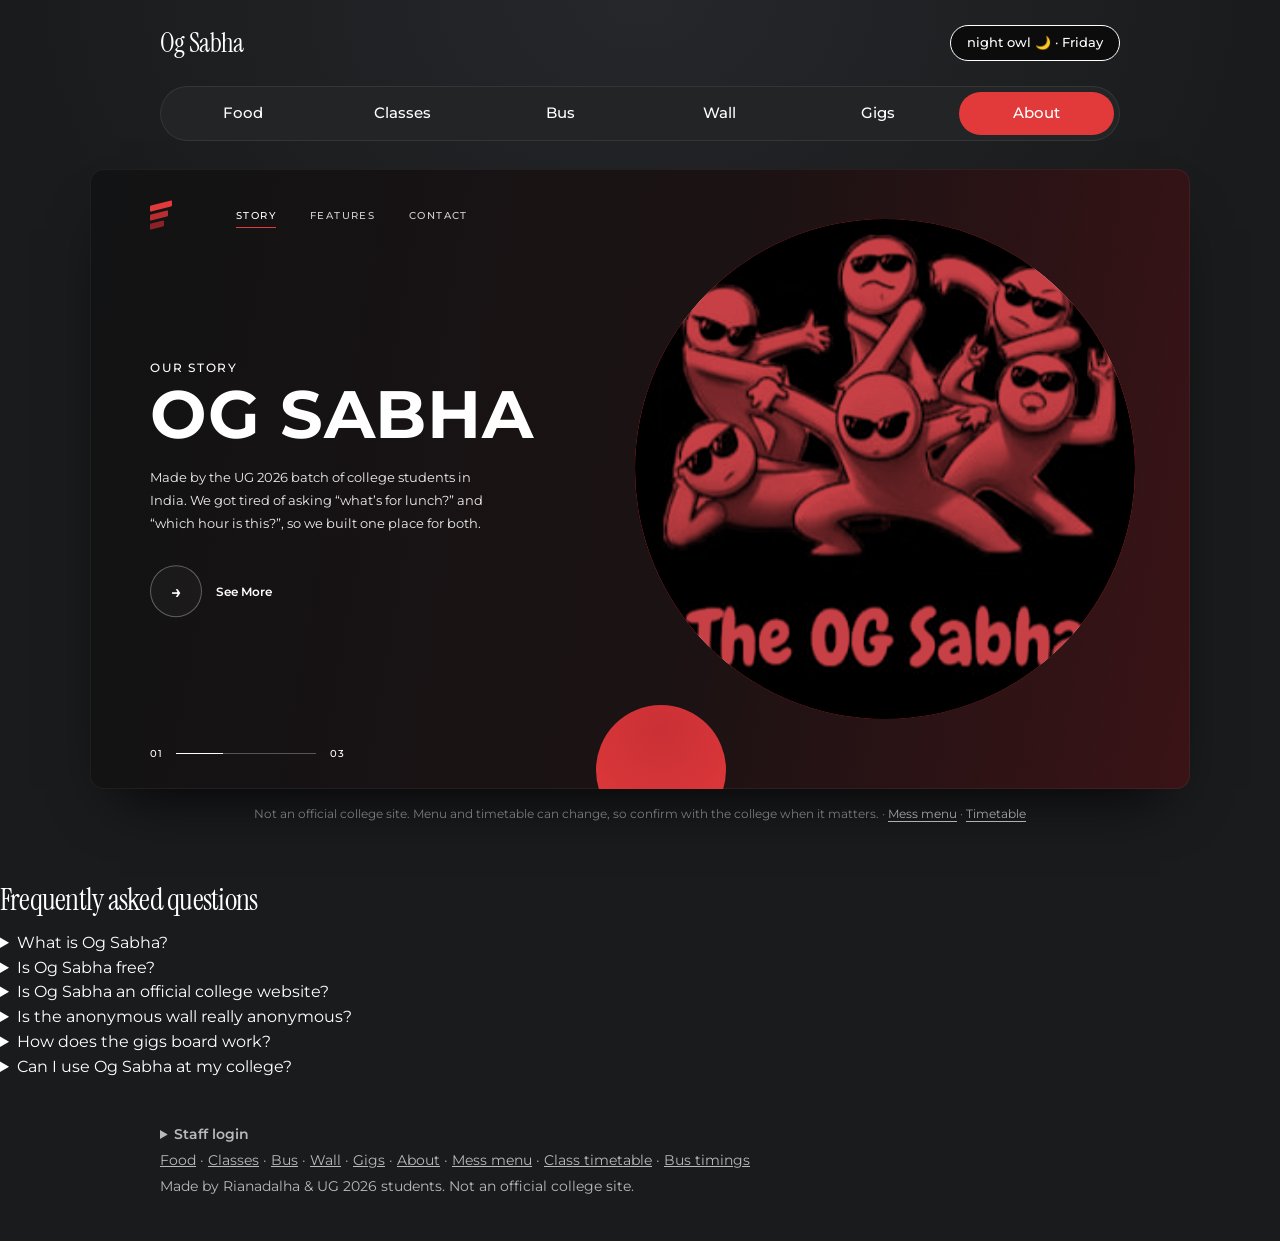
<file: about.html>
<!DOCTYPE html>
<html lang="en-IN">
<head>
  <meta charset="utf-8">
  <meta name="viewport" content="width=device-width, initial-scale=1">
  <title>About Og Sabha | Free Student Hub for Indian Colleges</title>
  <meta name="description" content="About Og Sabha, the free student hub for Indian colleges, built by the UG 2026 batch: our story, what you can do here, FAQs and how to contact the team.">
  <meta name="robots" content="index, follow, max-image-preview:large">
  <link rel="canonical" href="https://ogsabha.github.io/about.html">
  <meta name="theme-color" content="#000000">
  <meta property="og:type" content="website">
  <meta property="og:site_name" content="Og Sabha">
  <meta property="og:locale" content="en_IN">
  <meta property="og:title" content="About Og Sabha | Free Student Hub for Indian Colleges">
  <meta property="og:description" content="About Og Sabha, the free student hub for Indian colleges, built by the UG 2026 batch: our story, what you can do here, FAQs and how to contact the team.">
  <meta property="og:url" content="https://ogsabha.github.io/about.html">
  <meta property="og:image" content="https://ogsabha.github.io/og-image.png">
  <meta property="og:image:width" content="1200">
  <meta property="og:image:height" content="630">
  <meta property="og:image:type" content="image/png">
  <meta property="og:image:alt" content="Og Sabha, the free student hub for Indian colleges">
  <meta name="twitter:card" content="summary_large_image">
  <meta name="twitter:title" content="About Og Sabha | Free Student Hub for Indian Colleges">
  <meta name="twitter:description" content="About Og Sabha, the free student hub for Indian colleges, built by the UG 2026 batch: our story, what you can do here, FAQs and how to contact the team.">
  <meta name="twitter:image" content="https://ogsabha.github.io/og-image.png">
  <meta name="twitter:image:alt" content="Og Sabha, the free student hub for Indian colleges">
  <meta name="author" content="Og Sabha">
  <meta name="apple-mobile-web-app-title" content="Og Sabha">
  <meta name="application-name" content="Og Sabha">
  <link rel="manifest" href="manifest.webmanifest">
  <link rel="icon" href="icons/favicon.ico" sizes="48x48">
  <link rel="icon" href="icons/favicon-32.png" type="image/png" sizes="32x32">
  <link rel="apple-touch-icon" href="icons/apple-touch-icon.png">
  <script type="application/ld+json">{
  "@context": "https://schema.org",
  "@graph": [
    {
      "@type": "WebPage",
      "@id": "https://ogsabha.github.io/about.html#page",
      "url": "https://ogsabha.github.io/about.html",
      "name": "About Og Sabha | Free Student Hub for Indian Colleges",
      "description": "About Og Sabha, the free student hub for Indian colleges, built by the UG 2026 batch: our story, what you can do here, FAQs and how to contact the team.",
      "inLanguage": "en-IN",
      "dateModified": "2026-11-24",
      "isPartOf": {
        "@id": "https://ogsabha.github.io/#website"
      }
    },
    {
      "@type": "WebSite",
      "@id": "https://ogsabha.github.io/#website",
      "url": "https://ogsabha.github.io/",
      "name": "Og Sabha",
      "inLanguage": "en-IN"
    },
    {
      "@type": "BreadcrumbList",
      "itemListElement": [
        {
          "@type": "ListItem",
          "position": 1,
          "name": "Og Sabha",
          "item": "https://ogsabha.github.io/"
        },
        {
          "@type": "ListItem",
          "position": 2,
          "name": "About",
          "item": "https://ogsabha.github.io/about.html"
        }
      ]
    },
    {
      "@type": "FAQPage",
      "mainEntity": [
        {
          "@type": "Question",
          "name": "What is Og Sabha?",
          "acceptedAnswer": {
            "@type": "Answer",
            "text": "Og Sabha is a free student hub for Indian colleges. It brings the mess menu, live class timetable, bus timings, an anonymous wall and a student gigs board into one fast website you can install on your phone."
          }
        },
        {
          "@type": "Question",
          "name": "Is Og Sabha free?",
          "acceptedAnswer": {
            "@type": "Answer",
            "text": "Yes. Og Sabha is free to use. There are no ads, no sign-up and no fees for students."
          }
        },
        {
          "@type": "Question",
          "name": "Is Og Sabha an official college website?",
          "acceptedAnswer": {
            "@type": "Answer",
            "text": "No. Og Sabha is made by students and is not run by any college. Menus, timetables and bus timings are copied from notices and can change, so confirm with your college when it matters."
          }
        },
        {
          "@type": "Question",
          "name": "Is the anonymous wall really anonymous?",
          "acceptedAnswer": {
            "@type": "Answer",
            "text": "Yes. You do not need an account or a name to post. A person reads every note before it goes up, and rude or unsafe notes are not published."
          }
        },
        {
          "@type": "Question",
          "name": "How does the gigs board work?",
          "acceptedAnswer": {
            "@type": "Answer",
            "text": "Post a job you need done or a skill you offer, such as design, coding, tutoring or photography. Your contact is never shown on the post. Classmates reply through the site and only you can read the replies."
          }
        },
        {
          "@type": "Question",
          "name": "Can I use Og Sabha at my college?",
          "acceptedAnswer": {
            "@type": "Answer",
            "text": "The live menu, timetable and bus data currently come from the team's own campus. The wall and gigs board work for any student. To bring Og Sabha to your college, message the team on Instagram at @og.sabhaaa."
          }
        }
      ]
    }
  ]
}</script>
  <link rel="preconnect" href="https://fonts.googleapis.com">
  <link rel="preconnect" href="https://fonts.gstatic.com" crossorigin>
  <link rel="preload" as="style" onload="this.onload=null;this.rel='stylesheet'" href="https://fonts.googleapis.com/css2?family=Montserrat:wght@400;500;600;700&family=Instrument+Serif&display=swap">
  <noscript><link rel="stylesheet" href="https://fonts.googleapis.com/css2?family=Montserrat:wght@400;500;600;700&family=Instrument+Serif&display=swap"></noscript>
  <link rel="stylesheet" href="style.css?v=615a66fe">
  <script type="module" src="app.js?v=6bdb974f"></script>
</head>
<body data-theme="about" data-page="about">
    <div class="topbar">
    <a class="brand" href="./">Og Sabha</a>
    <span class="chip" id="greet">hey</span>
  </div>

  <nav aria-label="Sections">
    <a class="tab" href="./">Food</a><a class="tab" href="classes.html">Classes</a><a class="tab" href="bus.html">Bus</a><a class="tab" href="wall.html">Wall</a><a class="tab" href="gigs.html">Gigs</a><a class="tab active" href="about.html" aria-current="page">About</a>
  </nav>

  <header class="hero" id="hero">
    <div class="hero-text">
      <h1 id="h1-line">About Og Sabha, the free student hub for Indian colleges</h1>
      <p class="sub">The story behind Og Sabha, and how to reach us.</p>
    </div>
  </header>

  <p id="setup-note" class="note" hidden></p>

  <noscript>
    <p class="note">Og Sabha needs JavaScript for live features. You can still read the
      <a href="mess-menu.html">weekly mess menu</a> and the <a href="timetable.html">weekly class timetable</a> and <a href="bus-timings.html">KSRTC bus timings</a>.</p>
  </noscript>

  <main>
    <section id="about" class="panel active">
      <div class="ab2" id="ab2" data-i="0">
        <div class="ab2-card">
          <div class="ab2-top">
            <span class="ab2-logo" aria-hidden="true"><i></i><i></i><i></i></span>
            <nav class="ab2-links" aria-label="About page">
              <button type="button" data-go="0">Story</button>
              <button type="button" data-go="1">Features</button>
              <button type="button" data-go="2">Contact</button>
            </nav>
          </div>

          <div class="ab2-copy" aria-live="polite">
            <p class="ab2-kicker" id="ab2-kicker">Our story</p>
            <h2 class="ab2-title" id="ab2-title">Og Sabha</h2>
            <p class="ab2-text" id="ab2-text">Made by the UG 2026 batch of college students in India. We got tired of asking &ldquo;what&rsquo;s for lunch?&rdquo; and &ldquo;which hour is this?&rdquo;, so we built one place for both.</p>
            <button type="button" class="ab2-more" id="ab2-next"><span class="ab2-ring" aria-hidden="true">&rarr;</span><span>See More</span></button>
          </div>

          <div class="ab2-art" aria-hidden="true">
            <div class="ab2-disc">
              <svg class="ab2-fig" viewBox="0 0 300 300"><path d="M40 300 C40 210 110 190 150 190 C190 190 260 210 260 300Z"/><circle cx="150" cy="130" r="46"/><path d="M0 300 C0 250 40 232 70 232 L70 300Z"/><path d="M300 300 C300 250 260 232 230 232 L230 300Z"/><circle cx="52" cy="206" r="24"/><circle cx="248" cy="206" r="24"/></svg>
              <img src="members/team.jpg" alt="" loading="lazy" onerror="this.remove()">
              <span class="ab2-tint"></span>
            </div>
            <span class="ab2-dot"></span>
          </div>

          <div class="ab2-prog">
            <span id="ab2-n">01</span>
            <button type="button" class="ab2-bar" id="ab2-bar" aria-label="Next page"><i></i></button>
            <span>03</span>
          </div>
        </div>
        <p class="ab2-note">Not an official college site. Menu and timetable can change, so confirm with the college when it matters. &middot; <a href="mess-menu.html">Mess menu</a> &middot; <a href="timetable.html">Timetable</a></p>
      </div>
    </section>
        <section class="about faq" aria-labelledby="faq-h">
      <h2 id="faq-h">Frequently asked questions</h2>
      <details><summary>What is Og Sabha?</summary><p class="muted">Og Sabha is a free student hub for Indian colleges. It brings the mess menu, live class timetable, bus timings, an anonymous wall and a student gigs board into one fast website you can install on your phone.</p></details><details><summary>Is Og Sabha free?</summary><p class="muted">Yes. Og Sabha is free to use. There are no ads, no sign-up and no fees for students.</p></details><details><summary>Is Og Sabha an official college website?</summary><p class="muted">No. Og Sabha is made by students and is not run by any college. Menus, timetables and bus timings are copied from notices and can change, so confirm with your college when it matters.</p></details><details><summary>Is the anonymous wall really anonymous?</summary><p class="muted">Yes. You do not need an account or a name to post. A person reads every note before it goes up, and rude or unsafe notes are not published.</p></details><details><summary>How does the gigs board work?</summary><p class="muted">Post a job you need done or a skill you offer, such as design, coding, tutoring or photography. Your contact is never shown on the post. Classmates reply through the site and only you can read the replies.</p></details><details><summary>Can I use Og Sabha at my college?</summary><p class="muted">The live menu, timetable and bus data currently come from the team&#x27;s own campus. The wall and gigs board work for any student. To bring Og Sabha to your college, message the team on Instagram at @og.sabhaaa.</p></details>
    </section>
  </main>

  <footer>
    <details id="staff-login">
      <summary>Staff login</summary>
      <form id="login-form">
        <input id="login-email" type="email" placeholder="Email" autocomplete="username" required>
        <input id="login-pass" type="password" placeholder="Password" autocomplete="current-password" required>
        <button type="submit">Log in</button>
      </form>
      <div id="auth-status" class="muted"></div>
    </details>
    <p class="muted"><a href="./">Food</a> &middot; <a href="classes.html">Classes</a> &middot; <a href="bus.html">Bus</a> &middot; <a href="wall.html">Wall</a> &middot; <a href="gigs.html">Gigs</a> &middot; <a href="about.html">About</a> &middot; <a href="mess-menu.html">Mess menu</a> &middot; <a href="timetable.html">Class timetable</a> &middot; <a href="bus-timings.html">Bus timings</a></p>
    <p class="muted">Made by Rianadalha &amp; UG 2026 students. Not an official college site.</p>
  </footer>
</body>
</html>
</file>
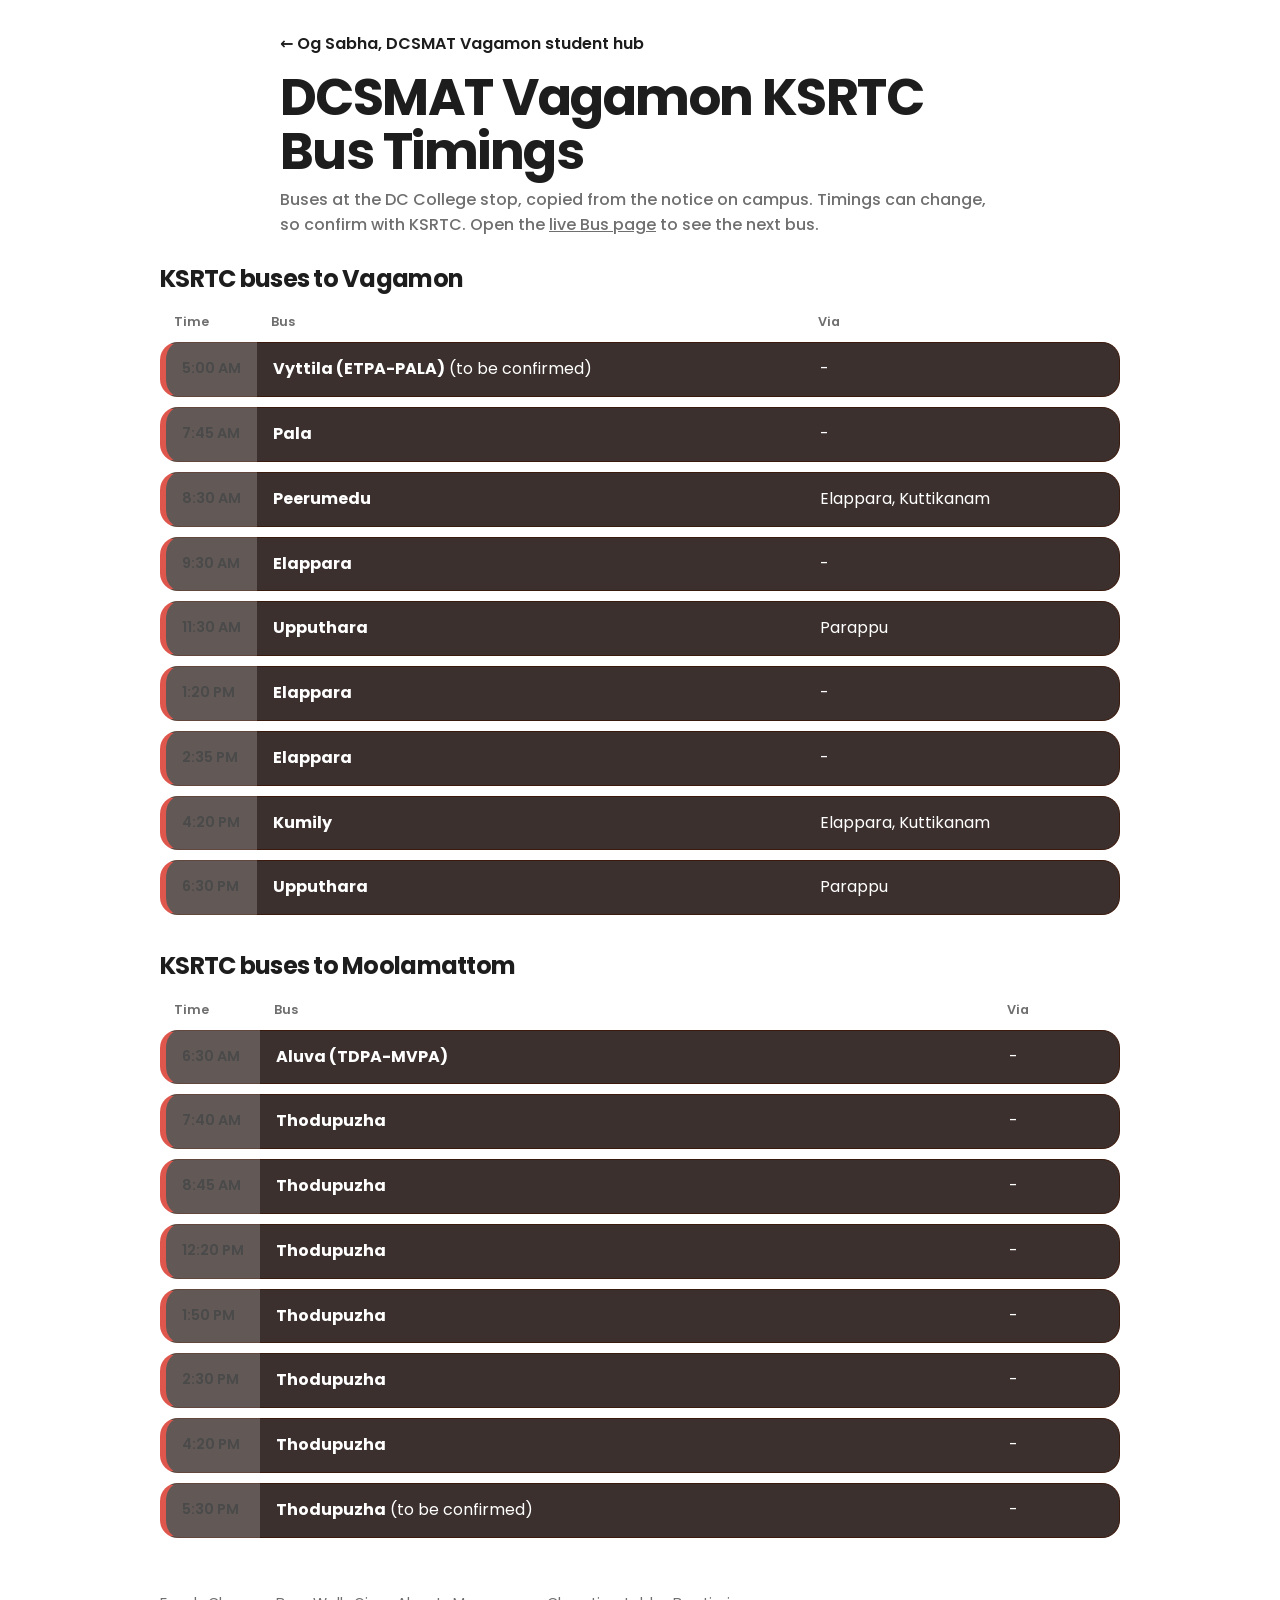
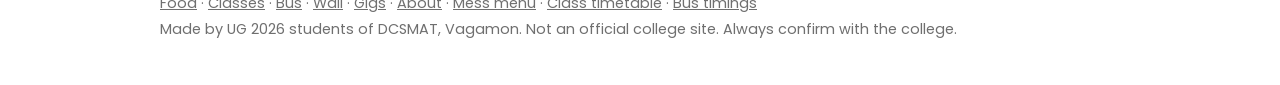
<file: bus-timings.html>
<!DOCTYPE html>
<html lang="en-IN">
<head>
  <meta charset="utf-8">
  <meta name="viewport" content="width=device-width, initial-scale=1">
  <title>Og Sabha | DCSMAT Vagamon KSRTC Bus Timings (Vagamon &amp; Moolamattom)</title>
  <meta name="description" content="KSRTC bus timings at DC College, Vagamon: every bus to Vagamon and to Moolamattom with routes and stops. Copied from the college notice, made by students.">
  <meta name="robots" content="index, follow, max-image-preview:large">
  <link rel="canonical" href="https://ogsabha.github.io/bus-timings.html">
  <meta name="theme-color" content="#FFFFFF">
  <meta property="og:type" content="website">
  <meta property="og:site_name" content="Og Sabha">
  <meta property="og:locale" content="en_IN">
  <meta property="og:title" content="Og Sabha | DCSMAT Vagamon KSRTC Bus Timings (Vagamon &amp; Moolamattom)">
  <meta property="og:description" content="KSRTC bus timings at DC College, Vagamon: every bus to Vagamon and to Moolamattom with routes and stops. Copied from the college notice, made by students.">
  <meta property="og:url" content="https://ogsabha.github.io/bus-timings.html">
  <meta property="og:image" content="https://ogsabha.github.io/og-image.png">
  <meta property="og:image:width" content="1200">
  <meta property="og:image:height" content="630">
  <meta property="og:image:alt" content="Og Sabha, the DCSMAT Vagamon student hub">
  <meta name="twitter:card" content="summary_large_image">
  <meta name="twitter:title" content="Og Sabha | DCSMAT Vagamon KSRTC Bus Timings (Vagamon &amp; Moolamattom)">
  <meta name="twitter:description" content="KSRTC bus timings at DC College, Vagamon: every bus to Vagamon and to Moolamattom with routes and stops. Copied from the college notice, made by students.">
  <meta name="twitter:image" content="https://ogsabha.github.io/og-image.png">
  <meta name="apple-mobile-web-app-title" content="Og Sabha">
  <meta name="application-name" content="Og Sabha">
  <link rel="manifest" href="manifest.webmanifest">
  <link rel="icon" href="icons/favicon.ico" sizes="48x48">
  <link rel="icon" href="icons/favicon-32.png" type="image/png" sizes="32x32">
  <link rel="apple-touch-icon" href="icons/apple-touch-icon.png">
  <script type="application/ld+json">{
  "@context": "https://schema.org",
  "@graph": [
    {
      "@type": "WebPage",
      "@id": "https://ogsabha.github.io/bus-timings.html#page",
      "url": "https://ogsabha.github.io/bus-timings.html",
      "name": "Og Sabha | DCSMAT Vagamon KSRTC Bus Timings (Vagamon & Moolamattom)",
      "description": "KSRTC bus timings at DC College, Vagamon: every bus to Vagamon and to Moolamattom with routes and stops. Copied from the college notice, made by students.",
      "inLanguage": "en-IN",
      "dateModified": "2026-11-18",
      "isPartOf": {
        "@id": "https://ogsabha.github.io/#website"
      }
    },
    {
      "@type": "BreadcrumbList",
      "itemListElement": [
        {
          "@type": "ListItem",
          "position": 1,
          "name": "Og Sabha",
          "item": "https://ogsabha.github.io/"
        },
        {
          "@type": "ListItem",
          "position": 2,
          "name": "Bus timings",
          "item": "https://ogsabha.github.io/bus-timings.html"
        }
      ]
    }
  ]
}</script>
  <link rel="preconnect" href="https://fonts.googleapis.com">
  <link rel="preconnect" href="https://fonts.gstatic.com" crossorigin>
  <link rel="preload" as="style" onload="this.onload=null;this.rel='stylesheet'" href="https://fonts.googleapis.com/css2?family=Poppins:wght@400;500;600;700&display=swap">
  <noscript><link rel="stylesheet" href="https://fonts.googleapis.com/css2?family=Poppins:wght@400;500;600;700&display=swap"></noscript>
  <link rel="stylesheet" href="style.css?v=bf753ba6">
  <style>
    .page-head{width:min(720px,calc(100% - 32px));margin:32px auto 8px}
    .page-head .back{font-weight:600}
    .page-head h1{font-size:clamp(2rem,8vw,3.2rem);margin:14px 0 10px;line-height:1.05}
    .lead{color:var(--muted);font-weight:500;margin:0}
    th{text-align:left;font-size:.8rem;font-weight:600;padding:0 14px;color:var(--muted)}
    main h2{margin-top:28px} main h3{margin:22px 0 6px;font-size:1.1rem}
  </style>
</head>
<body data-theme="food">
  <header class="page-head">
    <a class="back" href="./">&larr; Og Sabha, DCSMAT Vagamon student hub</a>
    <h1>DCSMAT Vagamon KSRTC Bus Timings</h1>
    <p class="lead">Buses at the DC College stop, copied from the notice on campus. Timings can change, so confirm with KSRTC. Open the <a href="bus.html">live Bus page</a> to see the next bus.</p>
  </header>
  <main>
    <section id="to-vagamon">
    <h2>KSRTC buses to Vagamon</h2>
    <table>
      <tr><th>Time</th><th>Bus</th><th>Via</th></tr>
      <tr><td class="muted">5:00 AM</td><td><strong>Vyttila (ETPA-PALA)</strong> (to be confirmed)</td><td>-</td></tr>
      <tr><td class="muted">7:45 AM</td><td><strong>Pala</strong></td><td>-</td></tr>
      <tr><td class="muted">8:30 AM</td><td><strong>Peerumedu</strong></td><td>Elappara, Kuttikanam</td></tr>
      <tr><td class="muted">9:30 AM</td><td><strong>Elappara</strong></td><td>-</td></tr>
      <tr><td class="muted">11:30 AM</td><td><strong>Upputhara</strong></td><td>Parappu</td></tr>
      <tr><td class="muted">1:20 PM</td><td><strong>Elappara</strong></td><td>-</td></tr>
      <tr><td class="muted">2:35 PM</td><td><strong>Elappara</strong></td><td>-</td></tr>
      <tr><td class="muted">4:20 PM</td><td><strong>Kumily</strong></td><td>Elappara, Kuttikanam</td></tr>
      <tr><td class="muted">6:30 PM</td><td><strong>Upputhara</strong></td><td>Parappu</td></tr>
    </table>
    </section>
    <section id="to-moolamattom">
    <h2>KSRTC buses to Moolamattom</h2>
    <table>
      <tr><th>Time</th><th>Bus</th><th>Via</th></tr>
      <tr><td class="muted">6:30 AM</td><td><strong>Aluva (TDPA-MVPA)</strong></td><td>-</td></tr>
      <tr><td class="muted">7:40 AM</td><td><strong>Thodupuzha</strong></td><td>-</td></tr>
      <tr><td class="muted">8:45 AM</td><td><strong>Thodupuzha</strong></td><td>-</td></tr>
      <tr><td class="muted">12:20 PM</td><td><strong>Thodupuzha</strong></td><td>-</td></tr>
      <tr><td class="muted">1:50 PM</td><td><strong>Thodupuzha</strong></td><td>-</td></tr>
      <tr><td class="muted">2:30 PM</td><td><strong>Thodupuzha</strong></td><td>-</td></tr>
      <tr><td class="muted">4:20 PM</td><td><strong>Thodupuzha</strong></td><td>-</td></tr>
      <tr><td class="muted">5:30 PM</td><td><strong>Thodupuzha</strong> (to be confirmed)</td><td>-</td></tr>
    </table>
    </section>
  </main>
  <footer>
    <p class="muted"><a href="./">Food</a> &middot; <a href="classes.html">Classes</a> &middot; <a href="bus.html">Bus</a> &middot; <a href="wall.html">Wall</a> &middot; <a href="gigs.html">Gigs</a> &middot; <a href="about.html">About</a> &middot; <a href="mess-menu.html">Mess menu</a> &middot; <a href="timetable.html">Class timetable</a> &middot; <a href="bus-timings.html">Bus timings</a></p>
    <p class="muted">Made by UG 2026 students of DCSMAT, Vagamon. Not an official college site. Always confirm with the college.</p>
  </footer>
</body>
</html>
</file>
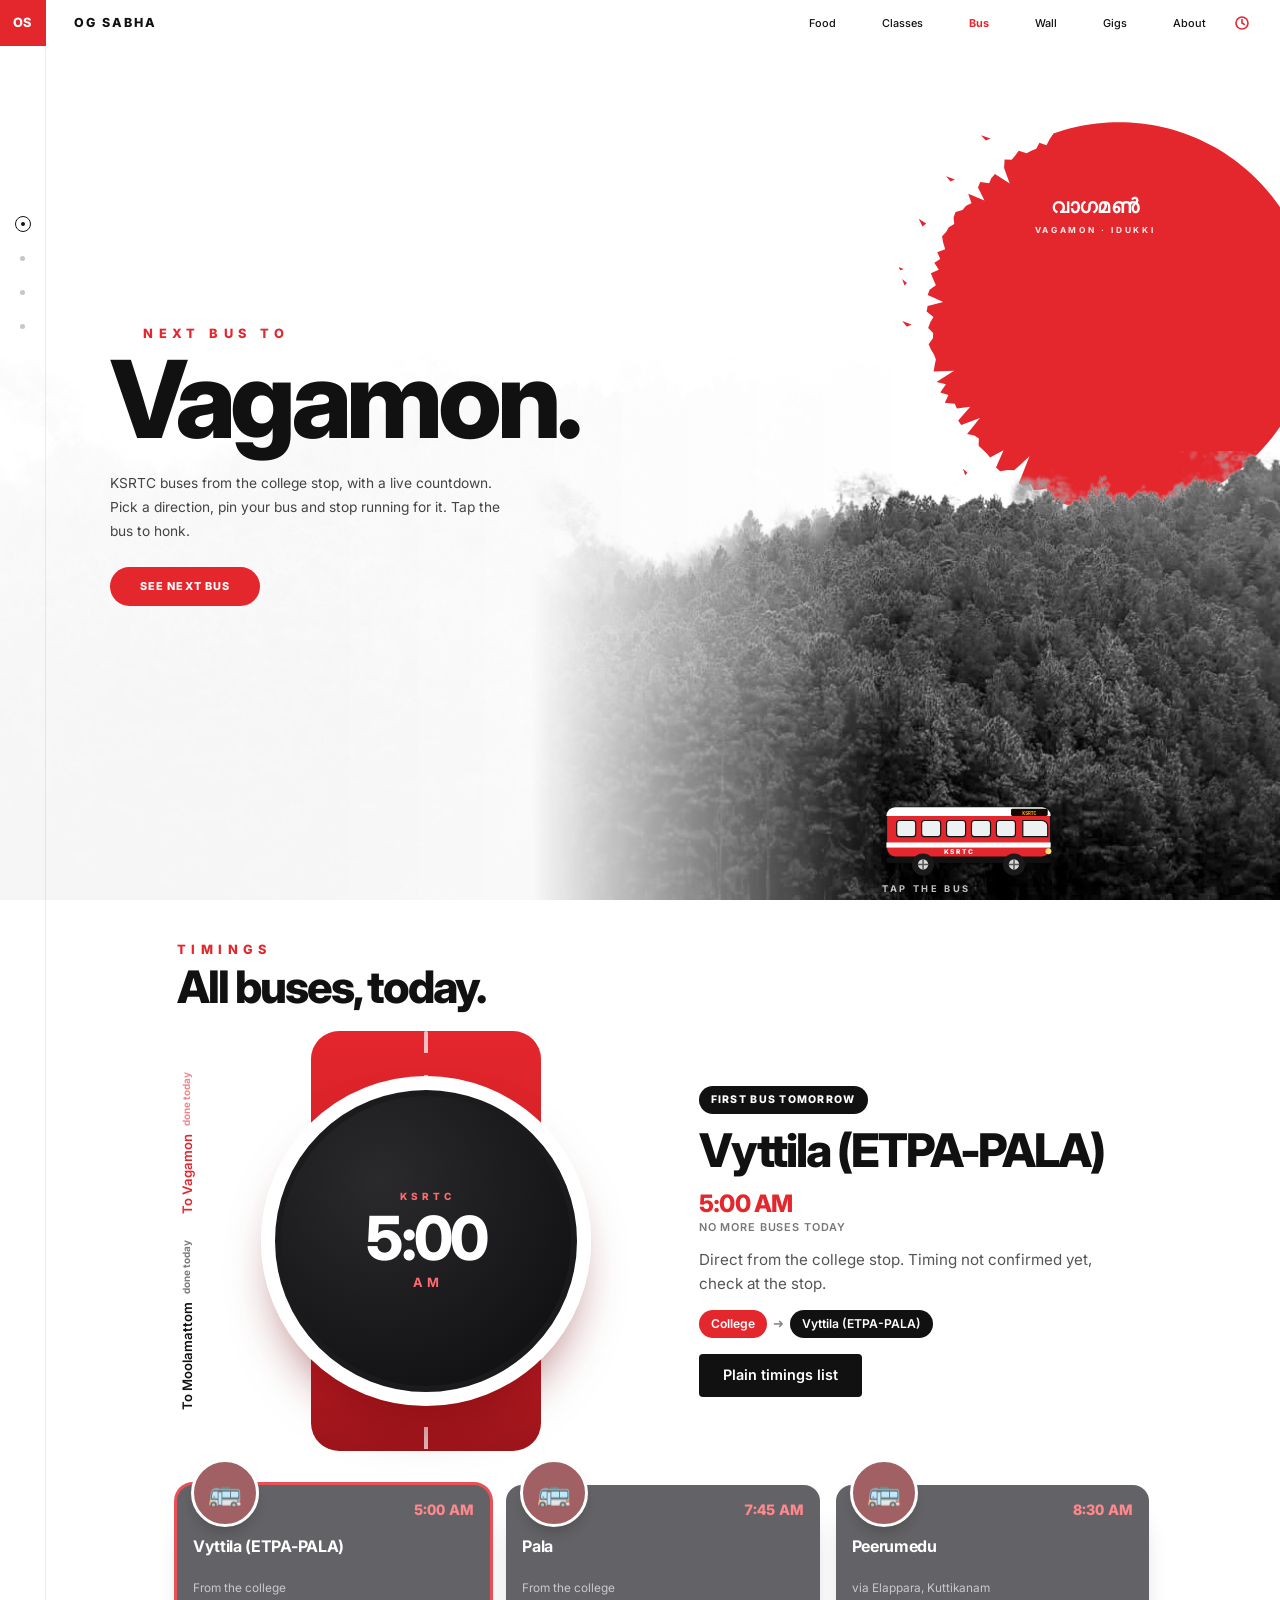
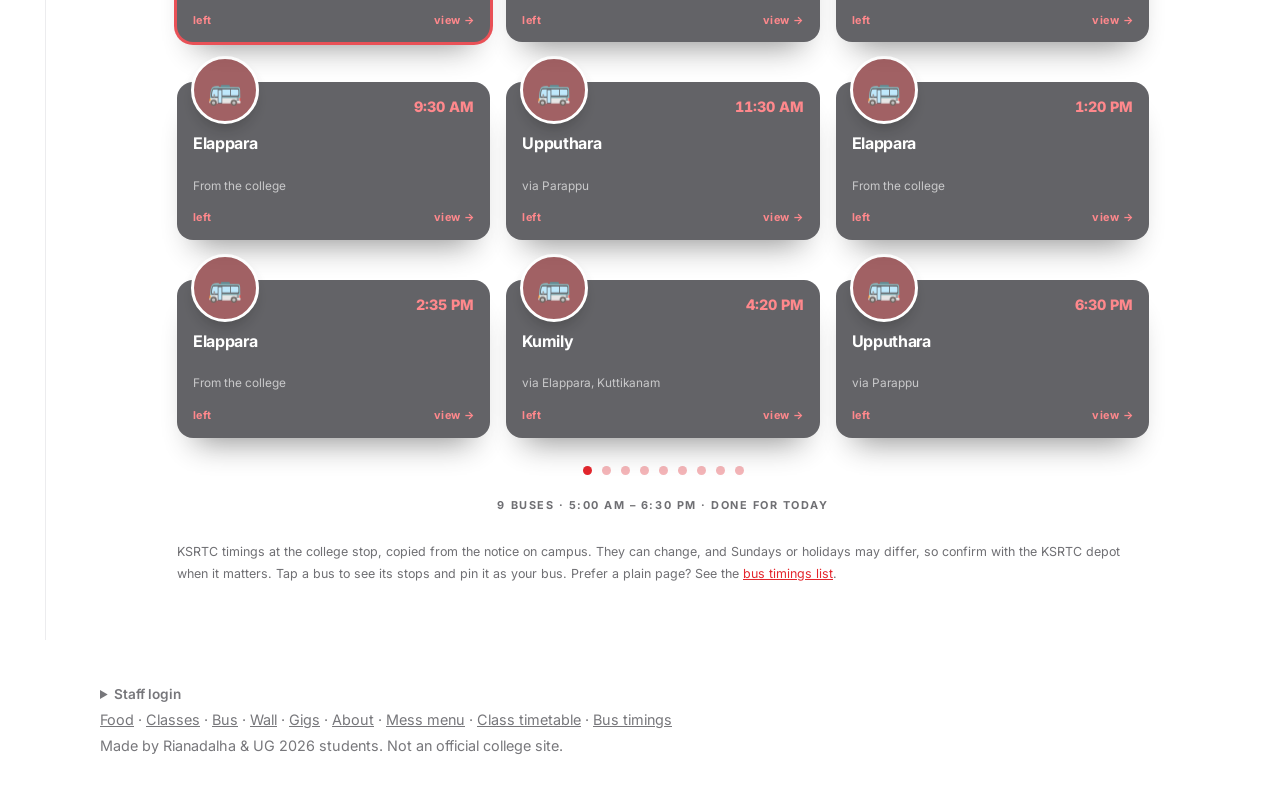
<file: bus.html>
<!DOCTYPE html>
<html lang="en-IN">
<head>
  <meta charset="utf-8">
  <meta name="viewport" content="width=device-width, initial-scale=1">
  <title>College Bus Timings &amp; Next Bus Countdown | Og Sabha</title>
  <meta name="description" content="Find the next bus from the college stop with a live countdown, plus the full list of timings for each direction. Free and made by students.">
  <meta name="robots" content="index, follow, max-image-preview:large">
  <link rel="canonical" href="https://ogsabha.github.io/bus.html">
  <meta name="theme-color" content="#e9e9ea">
  <meta property="og:type" content="website">
  <meta property="og:site_name" content="Og Sabha">
  <meta property="og:locale" content="en_IN">
  <meta property="og:title" content="College Bus Timings &amp; Next Bus Countdown | Og Sabha">
  <meta property="og:description" content="Find the next bus from the college stop with a live countdown, plus the full list of timings for each direction. Free and made by students.">
  <meta property="og:url" content="https://ogsabha.github.io/bus.html">
  <meta property="og:image" content="https://ogsabha.github.io/og-image.png">
  <meta property="og:image:width" content="1200">
  <meta property="og:image:height" content="630">
  <meta property="og:image:type" content="image/png">
  <meta property="og:image:alt" content="Og Sabha, the free student hub for Indian colleges">
  <meta name="twitter:card" content="summary_large_image">
  <meta name="twitter:title" content="College Bus Timings &amp; Next Bus Countdown | Og Sabha">
  <meta name="twitter:description" content="Find the next bus from the college stop with a live countdown, plus the full list of timings for each direction. Free and made by students.">
  <meta name="twitter:image" content="https://ogsabha.github.io/og-image.png">
  <meta name="twitter:image:alt" content="Og Sabha, the free student hub for Indian colleges">
  <meta name="author" content="Og Sabha">
  <meta name="apple-mobile-web-app-title" content="Og Sabha">
  <meta name="application-name" content="Og Sabha">
  <link rel="manifest" href="manifest.webmanifest">
  <link rel="icon" href="icons/favicon.ico" sizes="48x48">
  <link rel="icon" href="icons/favicon-32.png" type="image/png" sizes="32x32">
  <link rel="apple-touch-icon" href="icons/apple-touch-icon.png">
  <script type="application/ld+json">{
  "@context": "https://schema.org",
  "@graph": [
    {
      "@type": "WebPage",
      "@id": "https://ogsabha.github.io/bus.html#page",
      "url": "https://ogsabha.github.io/bus.html",
      "name": "College Bus Timings & Next Bus Countdown | Og Sabha",
      "description": "Find the next bus from the college stop with a live countdown, plus the full list of timings for each direction. Free and made by students.",
      "inLanguage": "en-IN",
      "dateModified": "2026-11-24",
      "isPartOf": {
        "@id": "https://ogsabha.github.io/#website"
      }
    },
    {
      "@type": "WebSite",
      "@id": "https://ogsabha.github.io/#website",
      "url": "https://ogsabha.github.io/",
      "name": "Og Sabha",
      "inLanguage": "en-IN"
    },
    {
      "@type": "BreadcrumbList",
      "itemListElement": [
        {
          "@type": "ListItem",
          "position": 1,
          "name": "Og Sabha",
          "item": "https://ogsabha.github.io/"
        },
        {
          "@type": "ListItem",
          "position": 2,
          "name": "Bus",
          "item": "https://ogsabha.github.io/bus.html"
        }
      ]
    }
  ]
}</script>
  <link rel="preconnect" href="https://fonts.googleapis.com">
  <link rel="preconnect" href="https://fonts.gstatic.com" crossorigin>
  <link rel="preload" as="style" onload="this.onload=null;this.rel='stylesheet'" href="https://fonts.googleapis.com/css2?family=Inter:wght@400;500;600;700;800&family=Noto+Sans+Malayalam:wght@700&display=swap">
  <noscript><link rel="stylesheet" href="https://fonts.googleapis.com/css2?family=Inter:wght@400;500;600;700;800&family=Noto+Sans+Malayalam:wght@700&display=swap"></noscript>
  <link rel="stylesheet" href="style.css?v=615a66fe">
  <script type="module" src="app.js?v=6bdb974f"></script>
</head>
<body data-theme="bus" data-page="bus">
    <div class="topbar">
    <a class="brand" href="./">Og Sabha</a>
    <span class="chip" id="greet">hey</span>
  </div>

  <nav aria-label="Sections">
    <a class="tab" href="./">Food</a><a class="tab" href="classes.html">Classes</a><a class="tab active" href="bus.html" aria-current="page">Bus</a><a class="tab" href="wall.html">Wall</a><a class="tab" href="gigs.html">Gigs</a><a class="tab" href="about.html">About</a>
  </nav>

  <header class="hero" id="hero">
    <div class="hero-text">
      <h1 id="h1-line">College bus timings and next bus countdown</h1>
      <p class="sub">The next bus from the college stop, with a live countdown.</p>
    </div>
  </header>

  <p id="setup-note" class="note" hidden></p>

  <noscript>
    <p class="note">Og Sabha needs JavaScript for live features. You can still read the
      <a href="mess-menu.html">weekly mess menu</a> and the <a href="timetable.html">weekly class timetable</a> and <a href="bus-timings.html">KSRTC bus timings</a>.</p>
  </noscript>

  <main>
    <section id="bus" class="panel active">
  <div class="jp">
    <aside class="jp-side">
      <a class="jp-burger" href="./" aria-label="Og Sabha home">OS</a>
      <ol class="jp-dots" aria-label="On this page">
        <li><a href="#jp-top" class="on" aria-current="true" aria-label="Top"></a></li>
        <li><a href="#bus-now" aria-label="Next bus"></a></li>
        <li><a href="#bus-lists" aria-label="All buses"></a></li>
        <li><a href="#jp-note" aria-label="Notes"></a></li>
      </ol>
    </aside>
    <div class="jp-main">
      <header class="jp-top">
        <a class="jp-logo" href="./">Og Sabha</a>
        <nav class="jp-nav" aria-label="Main"><a href="./">Food</a><a href="classes.html">Classes</a><a href="bus.html" aria-current="page">Bus</a><a href="wall.html">Wall</a><a href="gigs.html">Gigs</a><a href="about.html">About</a></nav>
        <a class="jp-ico" href="#bus-now" aria-label="Jump to the next bus"><svg viewBox="0 0 24 24" width="16" height="16" aria-hidden="true"><circle cx="12" cy="12" r="9" fill="none" stroke="currentColor" stroke-width="2.4"/><path d="M12 7v5l3.4 2" fill="none" stroke="currentColor" stroke-width="2.4" stroke-linecap="round"/></svg></a>
      </header>

      <div class="jp-hero" id="jp-top">
        <div class="jp-text">
          <p class="jp-kick">Next bus to</p>
          <p class="jp-title" id="jp-dest" aria-hidden="true">Vagamon.</p>
          <p class="jp-lead">KSRTC buses from the college stop, with a live countdown. Pick a direction, pin your bus and stop running for it. Tap the bus to honk.</p>
          <a class="jp-btn" href="#bus-now">See next bus</a>
        </div>
        <div class="jp-art">
          <span class="jp-disc"><svg viewBox="-10 0 420 400" aria-hidden="true" focusable="false"><path d="M386.0 200.0 L385.9 205.3 L385.7 210.6 L385.3 215.9 L384.8 221.2 L384.1 226.5 L383.3 231.7 L382.3 236.9 L381.2 242.1 L379.9 247.3 L378.5 252.4 L376.9 257.5 L375.2 262.5 L373.3 267.5 L371.3 272.4 L369.2 277.3 L366.9 282.1 L364.5 286.8 L362.0 291.5 L359.3 296.0 L356.5 300.6 L353.5 305.0 L350.5 309.3 L347.3 313.6 L344.0 317.7 L340.6 321.8 L337.0 325.8 L333.4 329.6 L329.6 333.4 L325.8 337.0 L321.8 340.6 L317.7 344.0 L313.6 347.3 L309.3 350.5 L305.0 353.5 L300.6 356.5 L296.0 359.3 L291.5 362.0 L286.8 364.5 L282.1 366.9 L277.3 369.2 L272.4 371.3 L267.5 373.3 L262.5 375.2 L257.5 376.9 L252.4 378.5 L247.3 379.9 L242.1 381.2 L236.9 382.3 L231.7 383.3 L226.5 384.1 L221.2 384.8 L215.9 385.3 L210.6 385.7 L205.3 385.9 L200.0 386.0 L194.7 385.9 L189.4 385.7 L184.1 385.3 L178.8 384.8 L173.5 384.1 L168.3 383.3 L163.1 382.3 L157.9 381.2 L152.7 379.9 L147.6 378.5 L142.5 376.9 L137.5 375.2 L134.0 369.5 L130.8 363.7 L124.6 365.0 L118.7 365.4 L115.8 359.5 L109.0 361.2 L104.4 358.6 L114.6 332.9 L99.9 346.4 L93.9 346.0 L86.5 347.2 L82.6 343.6 L89.8 327.2 L76.9 334.1 L73.6 330.0 L69.8 326.5 L66.0 323.0 L66.2 315.9 L61.9 313.0 L55.0 311.8 L67.2 296.5 L49.4 303.0 L46.5 298.7 L58.0 285.6 L45.2 287.4 L43.3 282.7 L33.7 281.8 L37.2 274.4 L29.4 272.1 L34.8 264.3 L25.8 262.1 L42.6 251.2 L23.1 252.0 L24.0 246.3 L25.2 240.6 L23.4 235.8 L20.5 231.1 L18.3 226.1 L22.4 220.4 L22.6 215.2 L17.8 210.4 L19.9 205.1 L22.9 200.0 L16.4 194.8 L17.3 189.6 L32.3 185.6 L17.4 179.0 L19.2 174.0 L25.2 169.8 L22.8 164.1 L20.4 158.2 L28.0 154.8 L23.7 148.2 L29.4 144.6 L26.5 138.1 L34.1 135.4 L32.2 129.1 L31.1 122.9 L35.0 118.9 L37.5 114.3 L42.7 111.2 L42.1 104.8 L44.0 99.8 L50.6 97.9 L54.0 93.9 L59.2 91.5 L56.1 82.4 L71.6 88.8 L65.4 76.5 L67.5 71.2 L76.0 72.4 L78.2 67.3 L81.6 63.4 L95.7 72.5 L90.3 57.7 L90.8 49.7 L97.5 50.0 L101.0 45.9 L104.3 41.3 L111.8 43.8 L116.3 41.4 L121.1 39.5 L124.0 33.7 L130.8 36.1 L133.9 30.2 L137.5 24.8 L142.5 23.1 L147.6 21.5 L152.7 20.1 L157.9 18.8 L163.1 17.7 L168.3 16.7 L173.5 15.9 L178.8 15.2 L184.1 14.7 L189.4 14.3 L194.7 14.1 L200.0 14.0 L205.3 14.1 L210.6 14.3 L215.9 14.7 L221.2 15.2 L226.5 15.9 L231.7 16.7 L236.9 17.7 L242.1 18.8 L247.3 20.1 L252.4 21.5 L257.5 23.1 L262.5 24.8 L267.5 26.7 L272.4 28.7 L277.3 30.8 L282.1 33.1 L286.8 35.5 L291.5 38.0 L296.0 40.7 L300.6 43.5 L305.0 46.5 L309.3 49.5 L313.6 52.7 L317.7 56.0 L321.8 59.4 L325.8 63.0 L329.6 66.6 L333.4 70.4 L337.0 74.2 L340.6 78.2 L344.0 82.3 L347.3 86.4 L350.5 90.7 L353.5 95.0 L356.5 99.4 L359.3 104.0 L362.0 108.5 L364.5 113.2 L366.9 117.9 L369.2 122.7 L371.3 127.6 L373.3 132.5 L375.2 137.5 L376.9 142.5 L378.5 147.6 L379.9 152.7 L381.2 157.9 L382.3 163.1 L383.3 168.3 L384.1 173.5 L384.8 178.8 L385.3 184.1 L385.7 189.4 L385.9 194.7Z"/><path d="M43.4 68.7l-8.4 -3.1l4.2 5.0zM-2.4 167.6l-4.6 -3.9l2.3 6.3zM77.4 29.7l-9.1 -3.2l4.5 5.1zM16.0 110.8l-7.1 -4.5l3.5 7.2zM55.3 348.7l-4.2 -3.8l2.1 6.1zM2.0 207.2l-8.9 -3.5l4.4 5.6zM-5.5 154.1l-5.8 -2.0l2.9 3.3z"/></svg></span>
          <span class="jp-ml" aria-hidden="true"><b lang="ml">വാഗമൺ</b><i>Vagamon &middot; Idukki</i></span>
          <img class="jp-forest" src="images/vagamon-forest.webp" alt="" width="736" height="441" decoding="async" fetchpriority="high">
          <button type="button" class="kb-bus" id="kb-bus" aria-label="Honk the KSRTC bus">
      <svg viewBox="0 0 240 110" aria-hidden="true">
        <g class="kb-body">
          <rect x="6" y="14" width="224" height="68" rx="12" fill="#e4262d" stroke="#111" stroke-width="2"/>
          <path d="M6 26V26a12 12 0 0 1 12-12h200a12 12 0 0 1 12 12v0z" fill="#fff"/>
          <rect x="6" y="62" width="224" height="7" fill="#fff"/>
          <g fill="#eef1f2" stroke="#111" stroke-width="1.6">
            <rect x="20" y="32" width="26" height="22" rx="4"/><rect x="54" y="32" width="26" height="22" rx="4"/>
            <rect x="88" y="32" width="26" height="22" rx="4"/><rect x="122" y="32" width="26" height="22" rx="4"/>
            <rect x="156" y="32" width="26" height="22" rx="4"/>
            <path d="M192 32h26a8 8 0 0 1 8 8v14h-34z"/>
          </g>
          <rect x="176" y="16" width="50" height="10" rx="2" fill="#120804"/>
          <text id="kb-sign" x="201" y="24" fill="#ffb000" font-size="6.4" font-weight="700" text-anchor="middle" font-family="ui-monospace,Menlo,Consolas,monospace">KSRTC</text>
          <text x="84" y="78" fill="#fff" font-size="9" font-weight="800" letter-spacing="2.5" font-family="Inter,system-ui,sans-serif">KSRTC</text>
          <circle class="kb-lamp" cx="227" cy="74" r="4" fill="#ffe27a"/>
          <rect x="6" y="82" width="224" height="8" rx="3" fill="#111"/>
        </g>
        <g transform="translate(56 92)"><g class="kb-wheel"><circle r="15" fill="#1a1a1a"/><circle r="7" fill="#d8d8d8"/><path d="M0-7V7M-7 0H7" stroke="#555" stroke-width="2"/></g></g>
        <g transform="translate(180 92)"><g class="kb-wheel"><circle r="15" fill="#1a1a1a"/><circle r="7" fill="#d8d8d8"/><path d="M0-7V7M-7 0H7" stroke="#555" stroke-width="2"/></g></g>
      </svg>
    </button>
          <p class="kb-hint" aria-hidden="true">tap the bus</p>
        </div>
      </div>

      <div class="jp-body">
        <p class="jp-kick">Timings</p>
        <h2 class="jp-h2">All buses, today.</h2>
        <div id="my-bus"></div>
        <div id="bus-now" class="kb-feature" aria-live="polite">
          <div class="kb-stage">
            <div class="kb-slab" aria-hidden="true"></div>
            <div class="kb-disc" aria-hidden="true">
              <span class="kb-d-k">KSRTC</span>
              <b class="kb-d-t" id="kb-d-t">--:--</b>
              <span class="kb-d-ap" id="kb-d-ap"></span>
            </div>
            <div class="kb-rail" id="bus-dirs" role="group" aria-label="Direction"></div>
          </div>
          <div class="kb-copy">
            <span class="kb-badge" id="kb-badge">Loading</span>
            <h3 class="kb-h" id="kb-h">&nbsp;</h3>
            <p class="kb-when"><span id="kb-when"></span><small id="kb-when-sub"></small></p>
            <div class="kb-prog" id="kb-prog" hidden><i></i></div>
            <p class="kb-desc" id="kb-desc"></p>
            <div class="kb-stops" id="kb-stops"></div>
            <div class="kb-actions">
              <button type="button" class="kb-pinbtn" id="kb-pinbtn" hidden></button>
              <a class="kb-btn" href="bus-timings.html">Plain timings list</a>
            </div>
          </div>
        </div>
        <div id="bus-lists" class="kb-list"><p class="muted">Loading bus timings&hellip;</p></div>
        <div id="bus-dots" class="kb-dots"></div>
        <p id="kb-sum" class="kb-sum"></p>
        <p class="muted bus-note" id="jp-note">KSRTC timings at the college stop, copied from the notice on campus. They can change, and Sundays or holidays may differ, so confirm with the KSRTC depot when it matters. Tap a bus to see its stops and pin it as your bus. Prefer a plain page? See the <a href="bus-timings.html">bus timings list</a>.</p>
      </div>
    </div>
  </div>
  <script>
  (function(){
    var dots=[].slice.call(document.querySelectorAll(".jp-dots a"));
    if(dots.length&&"IntersectionObserver" in window){
      var io=new IntersectionObserver(function(es){es.forEach(function(en){
        if(!en.isIntersecting)return;
        dots.forEach(function(a){var on=a.getAttribute("href")==="#"+en.target.id;a.classList.toggle("on",on);if(on)a.setAttribute("aria-current","true");else a.removeAttribute("aria-current")});
      })},{rootMargin:"-35% 0px -55% 0px"});
      dots.forEach(function(a){var t=document.getElementById(a.getAttribute("href").slice(1));if(t)io.observe(t)});
    }
  })();
  </script>
</section>
  </main>

  <footer>
    <details id="staff-login">
      <summary>Staff login</summary>
      <form id="login-form">
        <input id="login-email" type="email" placeholder="Email" autocomplete="username" required>
        <input id="login-pass" type="password" placeholder="Password" autocomplete="current-password" required>
        <button type="submit">Log in</button>
      </form>
      <div id="auth-status" class="muted"></div>
    </details>
    <p class="muted"><a href="./">Food</a> &middot; <a href="classes.html">Classes</a> &middot; <a href="bus.html">Bus</a> &middot; <a href="wall.html">Wall</a> &middot; <a href="gigs.html">Gigs</a> &middot; <a href="about.html">About</a> &middot; <a href="mess-menu.html">Mess menu</a> &middot; <a href="timetable.html">Class timetable</a> &middot; <a href="bus-timings.html">Bus timings</a></p>
    <p class="muted">Made by Rianadalha &amp; UG 2026 students. Not an official college site.</p>
  </footer>
  <script type="application/json" id="data-bus">{"stop":"College","directions":{"To Vagamon":[{"time":"05:00","route":"Vyttila (ETPA-PALA)","check":true},{"time":"07:45","route":"Pala"},{"time":"08:30","route":"Peerumedu","via":"Elappara, Kuttikanam"},{"time":"09:30","route":"Elappara"},{"time":"11:30","route":"Upputhara","via":"Parappu"},{"time":"13:20","route":"Elappara"},{"time":"14:35","route":"Elappara"},{"time":"16:20","route":"Kumily","via":"Elappara, Kuttikanam"},{"time":"18:30","route":"Upputhara","via":"Parappu"}],"To Moolamattom":[{"time":"06:30","route":"Aluva (TDPA-MVPA)"},{"time":"07:40","route":"Thodupuzha"},{"time":"08:45","route":"Thodupuzha"},{"time":"12:20","route":"Thodupuzha"},{"time":"13:50","route":"Thodupuzha"},{"time":"14:30","route":"Thodupuzha"},{"time":"16:20","route":"Thodupuzha"},{"time":"17:30","route":"Thodupuzha","check":true}]}}</script>
</body>
</html>
</file>
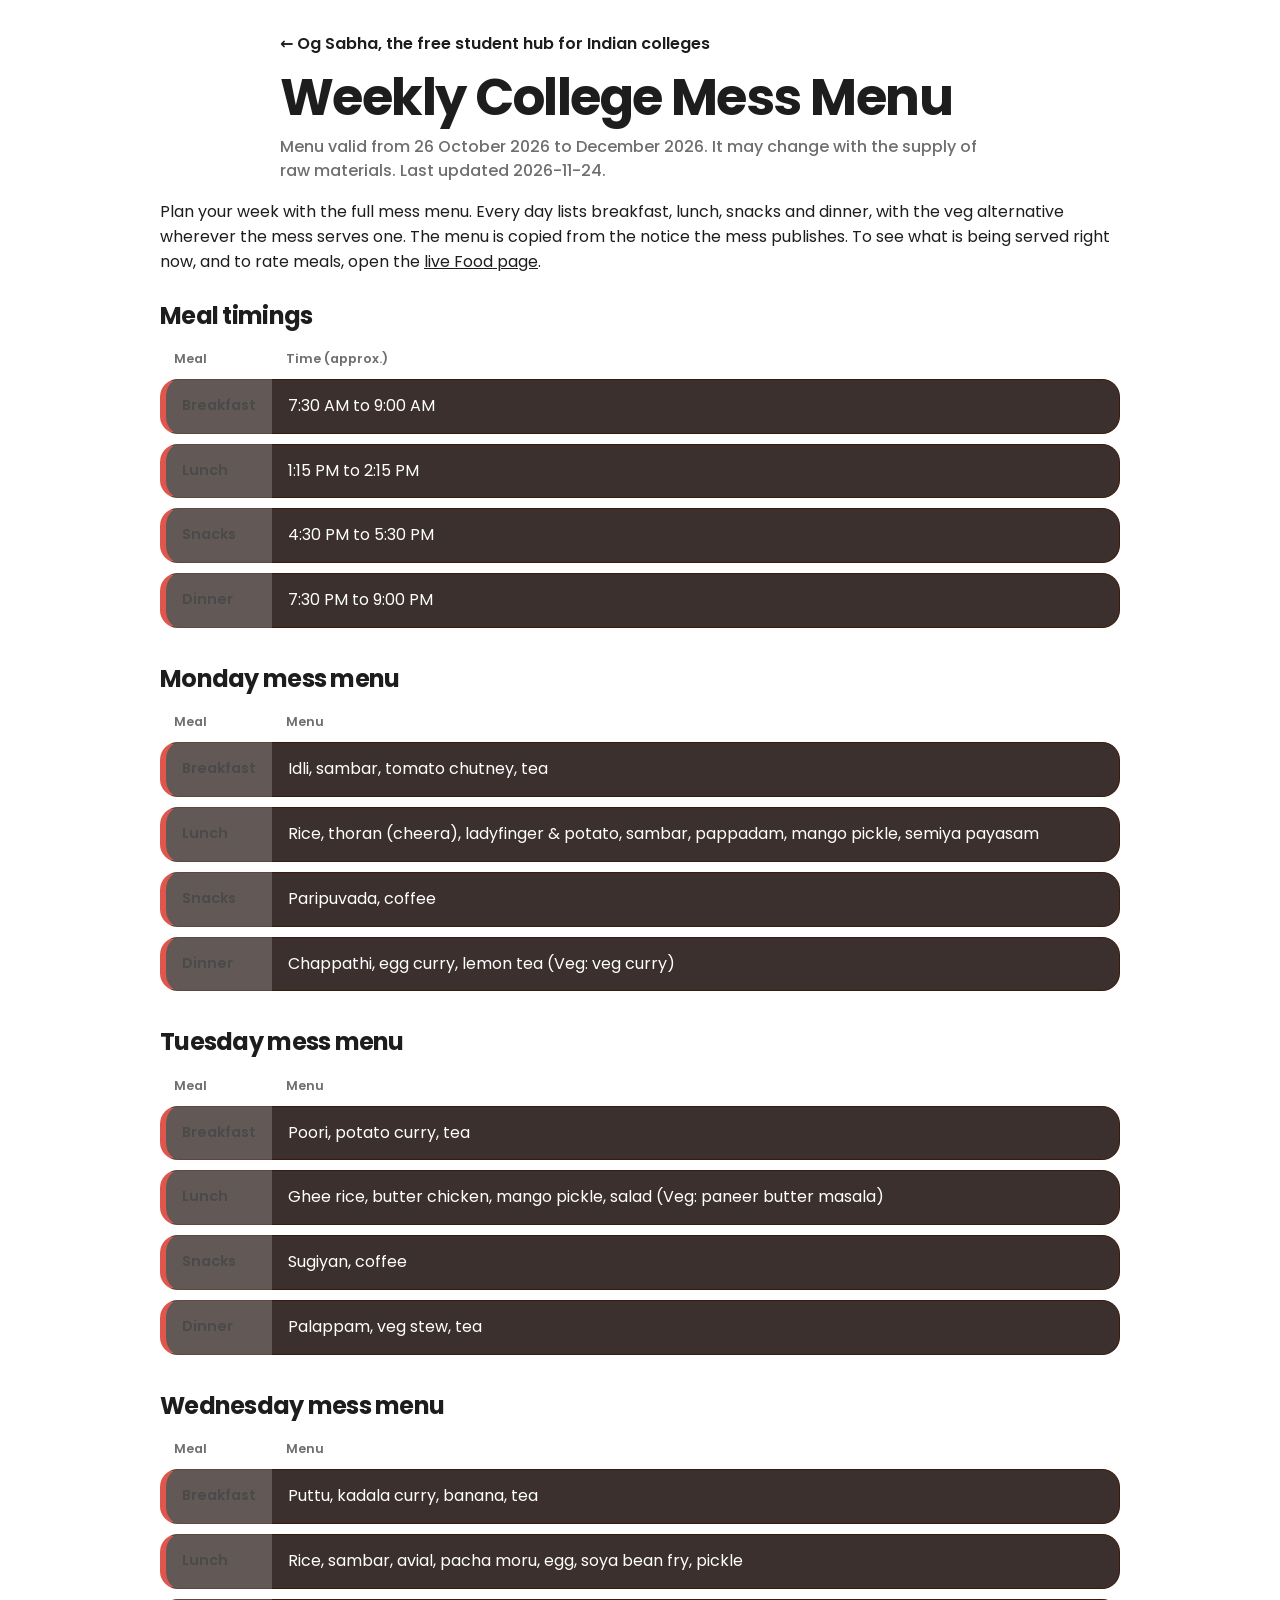
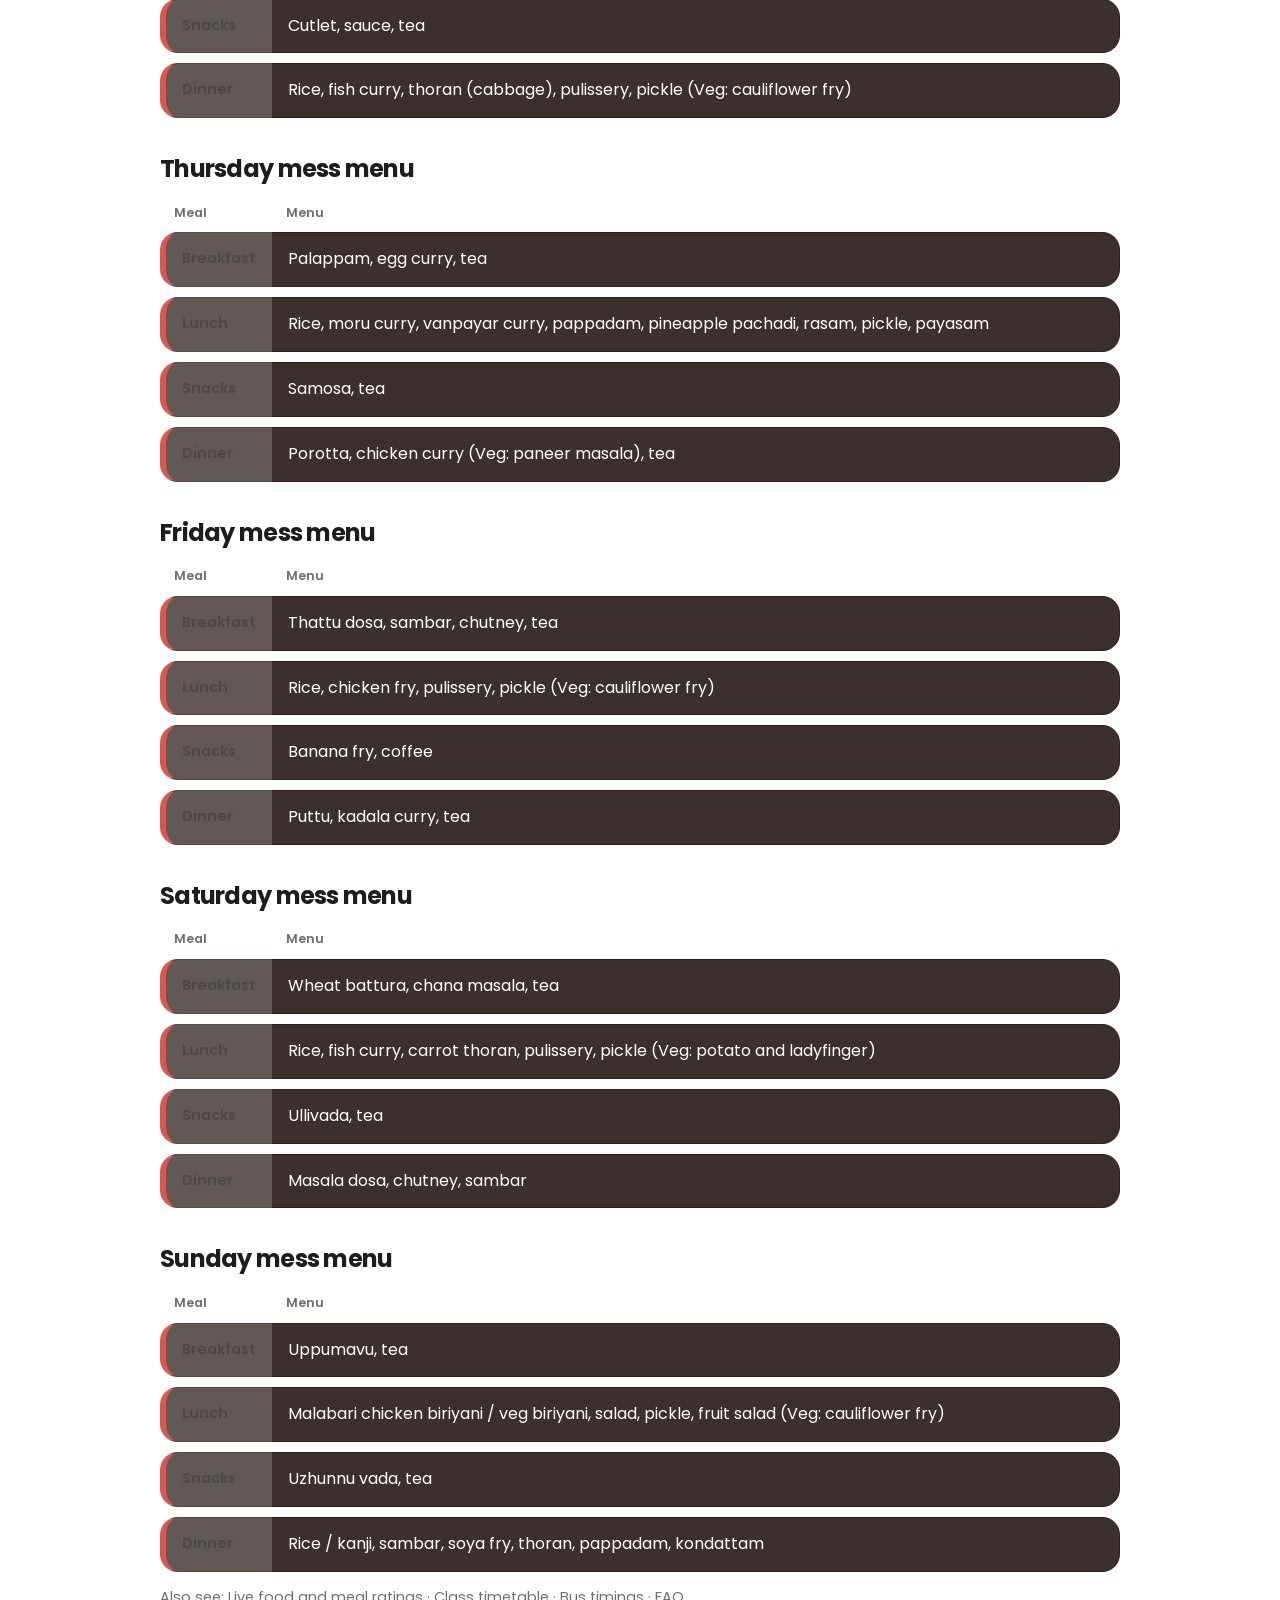
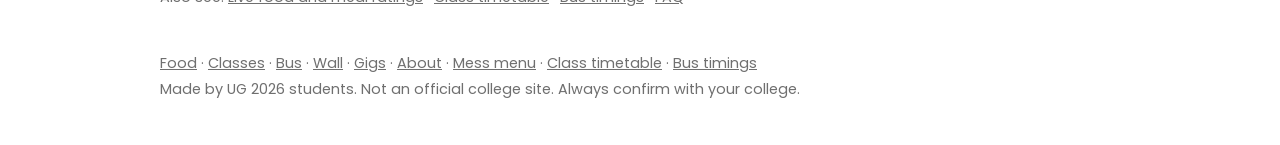
<file: mess-menu.html>
<!DOCTYPE html>
<html lang="en-IN">
<head>
  <meta charset="utf-8">
  <meta name="viewport" content="width=device-width, initial-scale=1">
  <title>Weekly College Mess Menu &amp; Meal Timings | Og Sabha</title>
  <meta name="description" content="Full weekly mess menu: breakfast, lunch, snacks and dinner for every day, with meal timings and veg options. Free and made by students.">
  <meta name="robots" content="index, follow, max-image-preview:large">
  <link rel="canonical" href="https://ogsabha.github.io/mess-menu.html">
  <meta name="theme-color" content="#FFFFFF">
  <meta property="og:type" content="website">
  <meta property="og:site_name" content="Og Sabha">
  <meta property="og:locale" content="en_IN">
  <meta property="og:title" content="Weekly College Mess Menu &amp; Meal Timings | Og Sabha">
  <meta property="og:description" content="Full weekly mess menu: breakfast, lunch, snacks and dinner for every day, with meal timings and veg options. Free and made by students.">
  <meta property="og:url" content="https://ogsabha.github.io/mess-menu.html">
  <meta property="og:image" content="https://ogsabha.github.io/og-image.png">
  <meta property="og:image:width" content="1200">
  <meta property="og:image:height" content="630">
  <meta property="og:image:type" content="image/png">
  <meta property="og:image:alt" content="Og Sabha, the free student hub for Indian colleges">
  <meta name="twitter:card" content="summary_large_image">
  <meta name="twitter:title" content="Weekly College Mess Menu &amp; Meal Timings | Og Sabha">
  <meta name="twitter:description" content="Full weekly mess menu: breakfast, lunch, snacks and dinner for every day, with meal timings and veg options. Free and made by students.">
  <meta name="twitter:image" content="https://ogsabha.github.io/og-image.png">
  <meta name="twitter:image:alt" content="Og Sabha, the free student hub for Indian colleges">
  <meta name="author" content="Og Sabha">
  <meta name="apple-mobile-web-app-title" content="Og Sabha">
  <meta name="application-name" content="Og Sabha">
  <link rel="manifest" href="manifest.webmanifest">
  <link rel="icon" href="icons/favicon.ico" sizes="48x48">
  <link rel="icon" href="icons/favicon-32.png" type="image/png" sizes="32x32">
  <link rel="apple-touch-icon" href="icons/apple-touch-icon.png">
  <script type="application/ld+json">{
  "@context": "https://schema.org",
  "@graph": [
    {
      "@type": "WebPage",
      "@id": "https://ogsabha.github.io/mess-menu.html#page",
      "url": "https://ogsabha.github.io/mess-menu.html",
      "name": "Weekly College Mess Menu & Meal Timings | Og Sabha",
      "description": "Full weekly mess menu: breakfast, lunch, snacks and dinner for every day, with meal timings and veg options. Free and made by students.",
      "inLanguage": "en-IN",
      "dateModified": "2026-11-24",
      "isPartOf": {
        "@id": "https://ogsabha.github.io/#website"
      }
    },
    {
      "@type": "WebSite",
      "@id": "https://ogsabha.github.io/#website",
      "url": "https://ogsabha.github.io/",
      "name": "Og Sabha",
      "inLanguage": "en-IN"
    },
    {
      "@type": "BreadcrumbList",
      "itemListElement": [
        {
          "@type": "ListItem",
          "position": 1,
          "name": "Og Sabha",
          "item": "https://ogsabha.github.io/"
        },
        {
          "@type": "ListItem",
          "position": 2,
          "name": "Mess menu",
          "item": "https://ogsabha.github.io/mess-menu.html"
        }
      ]
    }
  ]
}</script>
  <link rel="preconnect" href="https://fonts.googleapis.com">
  <link rel="preconnect" href="https://fonts.gstatic.com" crossorigin>
  <link rel="preload" as="style" onload="this.onload=null;this.rel='stylesheet'" href="https://fonts.googleapis.com/css2?family=Poppins:wght@400;500;600;700&display=swap">
  <noscript><link rel="stylesheet" href="https://fonts.googleapis.com/css2?family=Poppins:wght@400;500;600;700&display=swap"></noscript>
  <link rel="stylesheet" href="style.css?v=615a66fe">
  <style>
    .page-head{width:min(720px,calc(100% - 32px));margin:32px auto 8px}
    .page-head .back{font-weight:600}
    .page-head h1{font-size:clamp(2rem,8vw,3.2rem);margin:14px 0 10px;line-height:1.05}
    .lead{color:var(--muted);font-weight:500;margin:0}
    th{text-align:left;font-size:.8rem;font-weight:600;padding:0 14px;color:var(--muted)}
    main h2{margin-top:28px} main h3{margin:22px 0 6px;font-size:1.1rem}
  </style>
</head>
<body data-theme="food">
  <header class="page-head">
    <a class="back" href="./">&larr; Og Sabha, the free student hub for Indian colleges</a>
    <h1>Weekly College Mess Menu</h1>
    <p class="lead">Menu valid from 26 October 2026 to December 2026. It may change with the supply of raw materials. Last updated <time datetime="2026-11-24">2026-11-24</time>.</p>
  </header>
  <main>
    <p>Plan your week with the full mess menu. Every day lists breakfast, lunch, snacks and dinner, with the veg alternative wherever the mess serves one. The menu is copied from the notice the mess publishes. To see what is being served right now, and to rate meals, open the <a href="./">live Food page</a>.</p>
    <h2>Meal timings</h2>
    <table>
      <tr><th>Meal</th><th>Time (approx.)</th></tr>
      <tr><td class="muted">Breakfast</td><td>7:30 AM to 9:00 AM</td></tr>
      <tr><td class="muted">Lunch</td><td>1:15 PM to 2:15 PM</td></tr>
      <tr><td class="muted">Snacks</td><td>4:30 PM to 5:30 PM</td></tr>
      <tr><td class="muted">Dinner</td><td>7:30 PM to 9:00 PM</td></tr>
    </table>
    <section id="monday">
    <h2>Monday mess menu</h2>
    <table>
      <tr><th>Meal</th><th>Menu</th></tr>
      <tr><td class="muted">Breakfast</td><td>Idli, sambar, tomato chutney, tea</td></tr>
      <tr><td class="muted">Lunch</td><td>Rice, thoran (cheera), ladyfinger &amp; potato, sambar, pappadam, mango pickle, semiya payasam</td></tr>
      <tr><td class="muted">Snacks</td><td>Paripuvada, coffee</td></tr>
      <tr><td class="muted">Dinner</td><td>Chappathi, egg curry, lemon tea (Veg: veg curry)</td></tr>
    </table>
    </section>
    <section id="tuesday">
    <h2>Tuesday mess menu</h2>
    <table>
      <tr><th>Meal</th><th>Menu</th></tr>
      <tr><td class="muted">Breakfast</td><td>Poori, potato curry, tea</td></tr>
      <tr><td class="muted">Lunch</td><td>Ghee rice, butter chicken, mango pickle, salad (Veg: paneer butter masala)</td></tr>
      <tr><td class="muted">Snacks</td><td>Sugiyan, coffee</td></tr>
      <tr><td class="muted">Dinner</td><td>Palappam, veg stew, tea</td></tr>
    </table>
    </section>
    <section id="wednesday">
    <h2>Wednesday mess menu</h2>
    <table>
      <tr><th>Meal</th><th>Menu</th></tr>
      <tr><td class="muted">Breakfast</td><td>Puttu, kadala curry, banana, tea</td></tr>
      <tr><td class="muted">Lunch</td><td>Rice, sambar, avial, pacha moru, egg, soya bean fry, pickle</td></tr>
      <tr><td class="muted">Snacks</td><td>Cutlet, sauce, tea</td></tr>
      <tr><td class="muted">Dinner</td><td>Rice, fish curry, thoran (cabbage), pulissery, pickle (Veg: cauliflower fry)</td></tr>
    </table>
    </section>
    <section id="thursday">
    <h2>Thursday mess menu</h2>
    <table>
      <tr><th>Meal</th><th>Menu</th></tr>
      <tr><td class="muted">Breakfast</td><td>Palappam, egg curry, tea</td></tr>
      <tr><td class="muted">Lunch</td><td>Rice, moru curry, vanpayar curry, pappadam, pineapple pachadi, rasam, pickle, payasam</td></tr>
      <tr><td class="muted">Snacks</td><td>Samosa, tea</td></tr>
      <tr><td class="muted">Dinner</td><td>Porotta, chicken curry (Veg: paneer masala), tea</td></tr>
    </table>
    </section>
    <section id="friday">
    <h2>Friday mess menu</h2>
    <table>
      <tr><th>Meal</th><th>Menu</th></tr>
      <tr><td class="muted">Breakfast</td><td>Thattu dosa, sambar, chutney, tea</td></tr>
      <tr><td class="muted">Lunch</td><td>Rice, chicken fry, pulissery, pickle (Veg: cauliflower fry)</td></tr>
      <tr><td class="muted">Snacks</td><td>Banana fry, coffee</td></tr>
      <tr><td class="muted">Dinner</td><td>Puttu, kadala curry, tea</td></tr>
    </table>
    </section>
    <section id="saturday">
    <h2>Saturday mess menu</h2>
    <table>
      <tr><th>Meal</th><th>Menu</th></tr>
      <tr><td class="muted">Breakfast</td><td>Wheat battura, chana masala, tea</td></tr>
      <tr><td class="muted">Lunch</td><td>Rice, fish curry, carrot thoran, pulissery, pickle (Veg: potato and ladyfinger)</td></tr>
      <tr><td class="muted">Snacks</td><td>Ullivada, tea</td></tr>
      <tr><td class="muted">Dinner</td><td>Masala dosa, chutney, sambar</td></tr>
    </table>
    </section>
    <section id="sunday">
    <h2>Sunday mess menu</h2>
    <table>
      <tr><th>Meal</th><th>Menu</th></tr>
      <tr><td class="muted">Breakfast</td><td>Uppumavu, tea</td></tr>
      <tr><td class="muted">Lunch</td><td>Malabari chicken biriyani / veg biriyani, salad, pickle, fruit salad (Veg: cauliflower fry)</td></tr>
      <tr><td class="muted">Snacks</td><td>Uzhunnu vada, tea</td></tr>
      <tr><td class="muted">Dinner</td><td>Rice / kanji, sambar, soya fry, thoran, pappadam, kondattam</td></tr>
    </table>
    </section>
    <p class="muted">Also see: <a href="./">Live food and meal ratings</a> &middot; <a href="timetable.html">Class timetable</a> &middot; <a href="bus-timings.html">Bus timings</a> &middot; <a href="about.html#faq-h">FAQ</a></p>
  </main>
  <footer>
    <p class="muted"><a href="./">Food</a> &middot; <a href="classes.html">Classes</a> &middot; <a href="bus.html">Bus</a> &middot; <a href="wall.html">Wall</a> &middot; <a href="gigs.html">Gigs</a> &middot; <a href="about.html">About</a> &middot; <a href="mess-menu.html">Mess menu</a> &middot; <a href="timetable.html">Class timetable</a> &middot; <a href="bus-timings.html">Bus timings</a></p>
    <p class="muted">Made by UG 2026 students. Not an official college site. Always confirm with your college.</p>
  </footer>
</body>
</html>
</file>
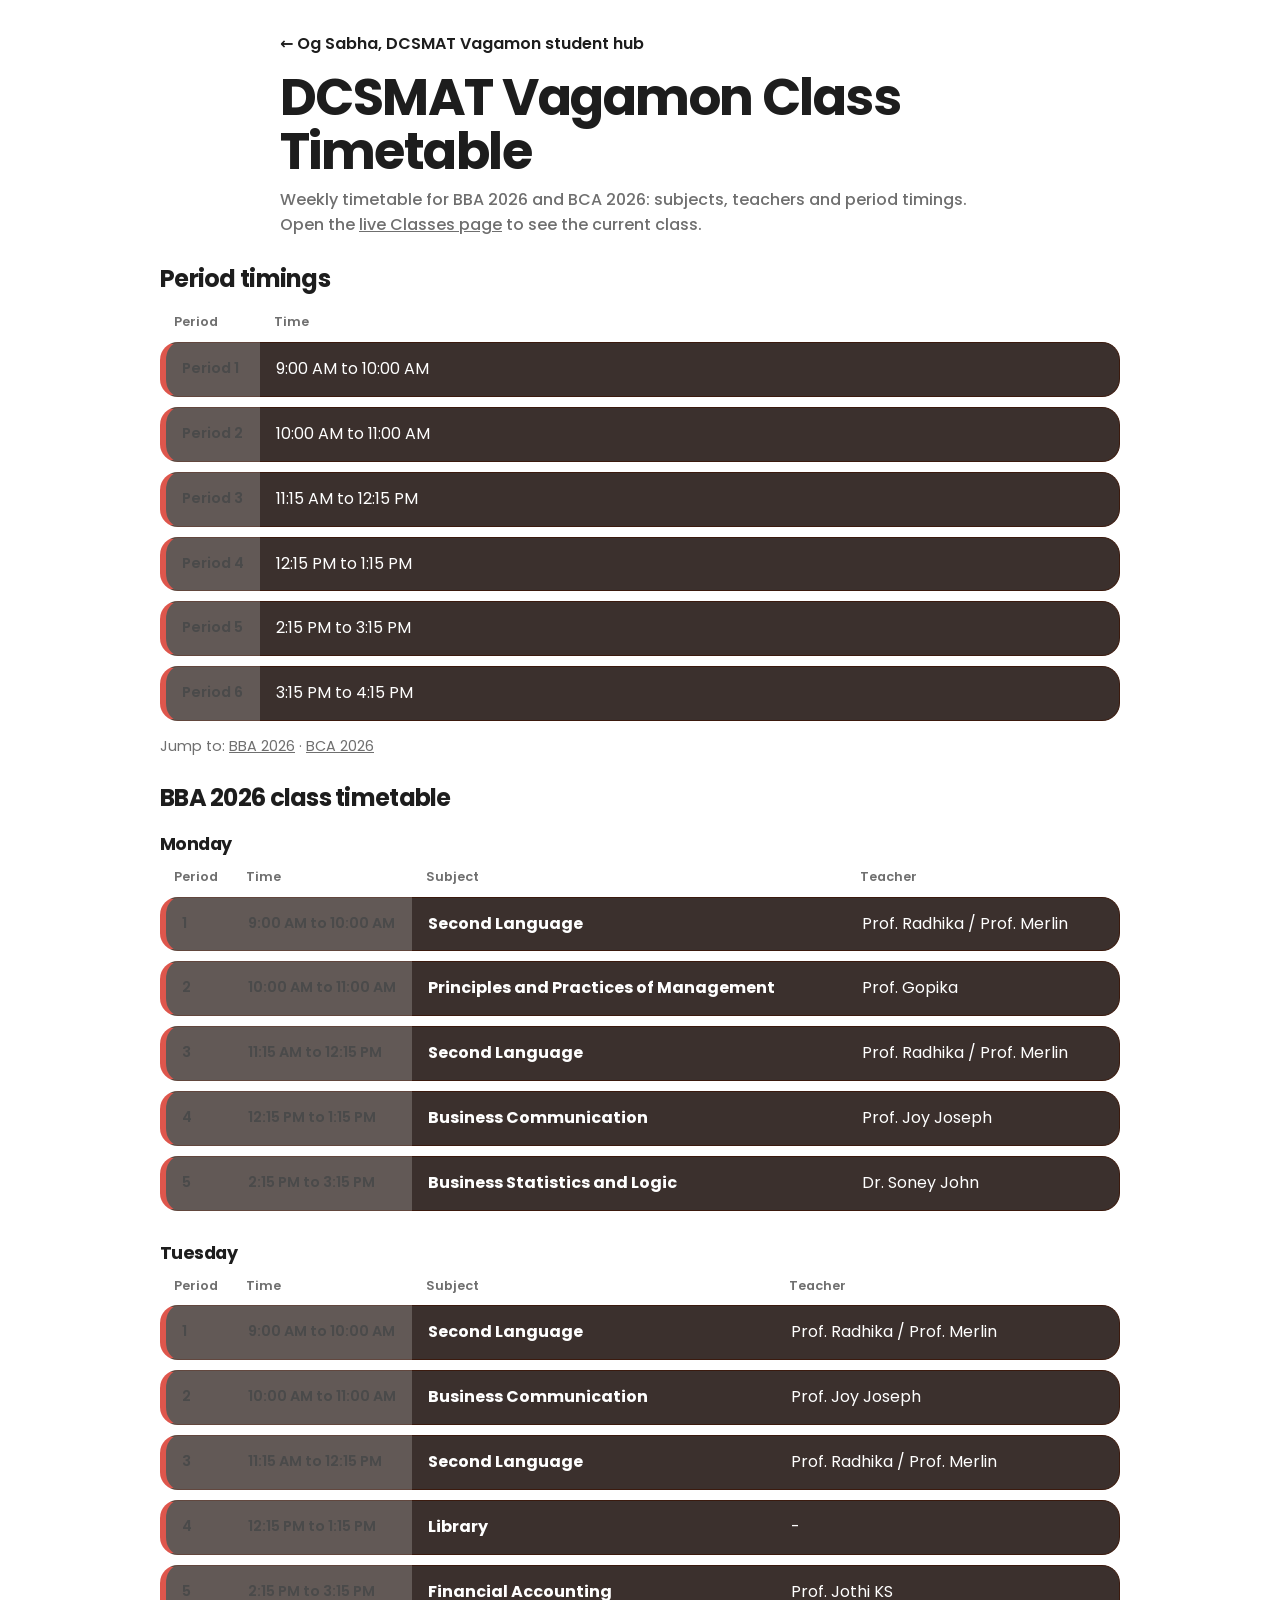
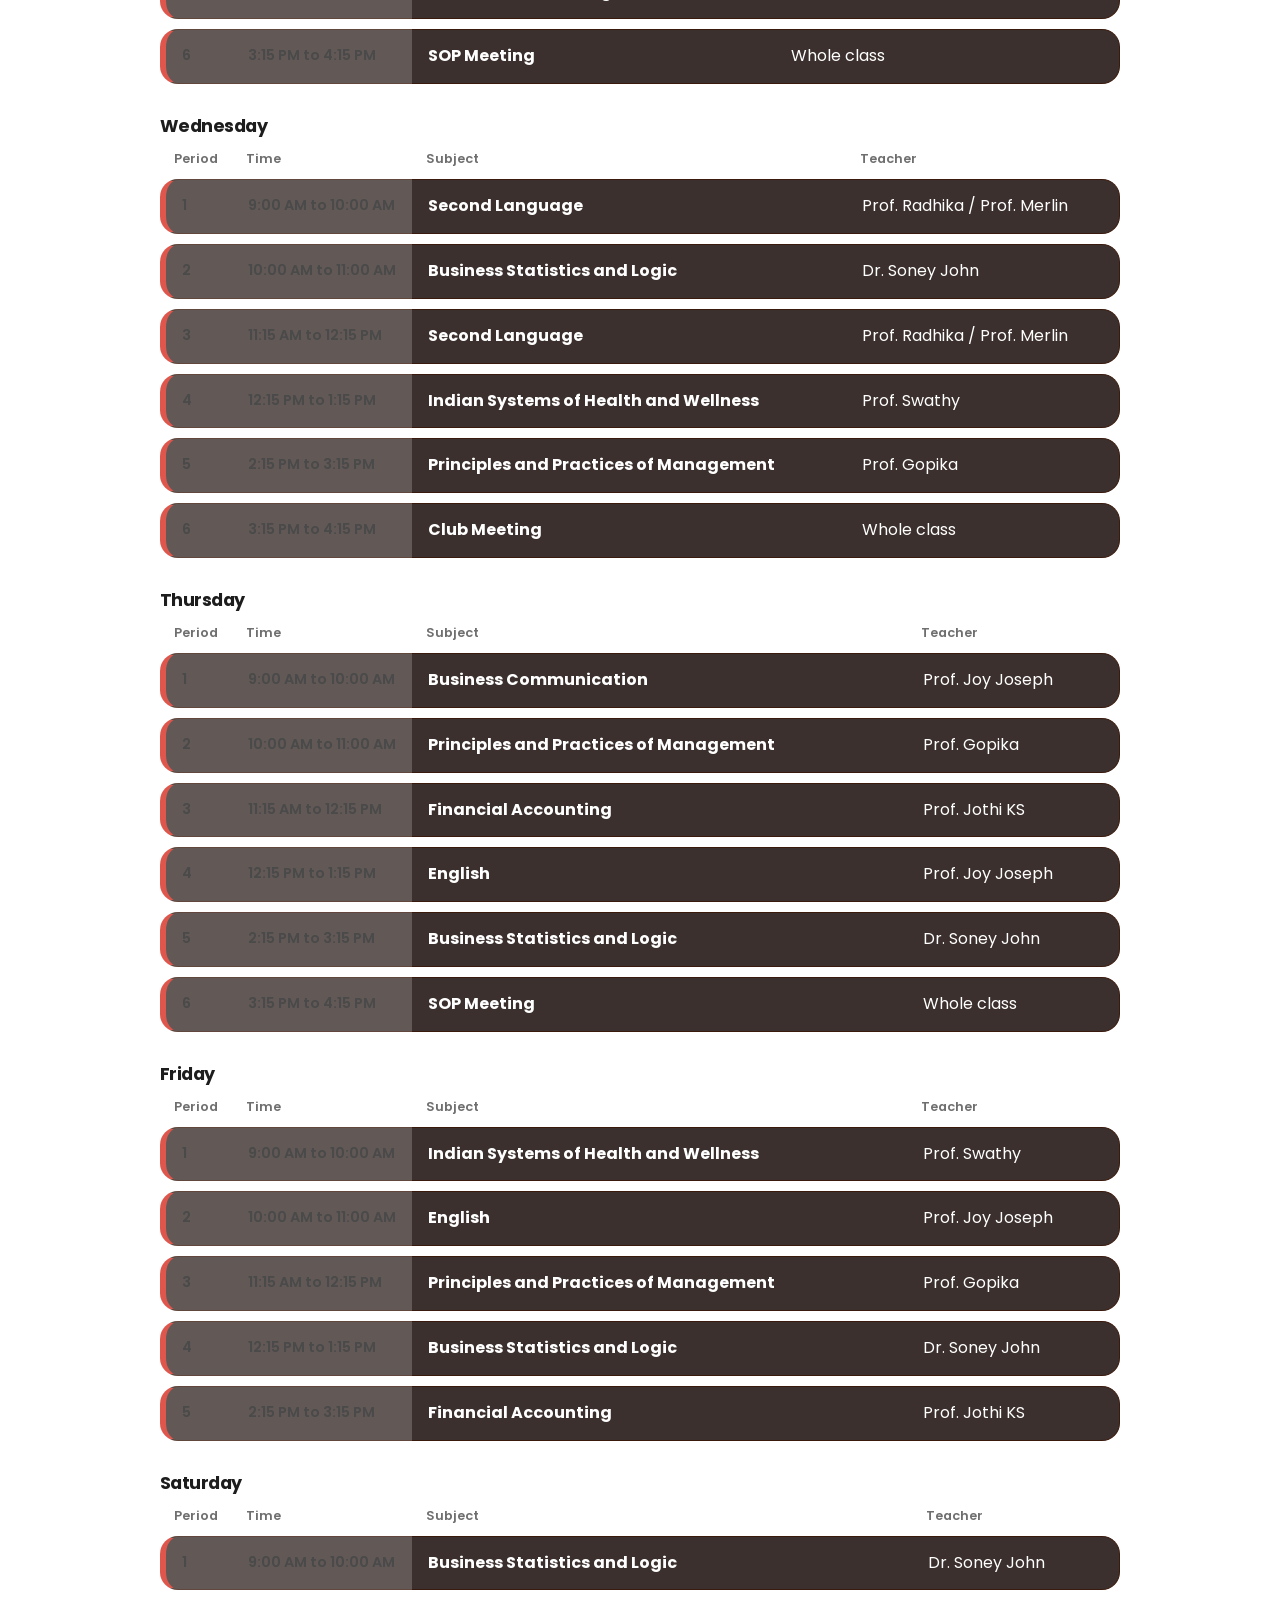
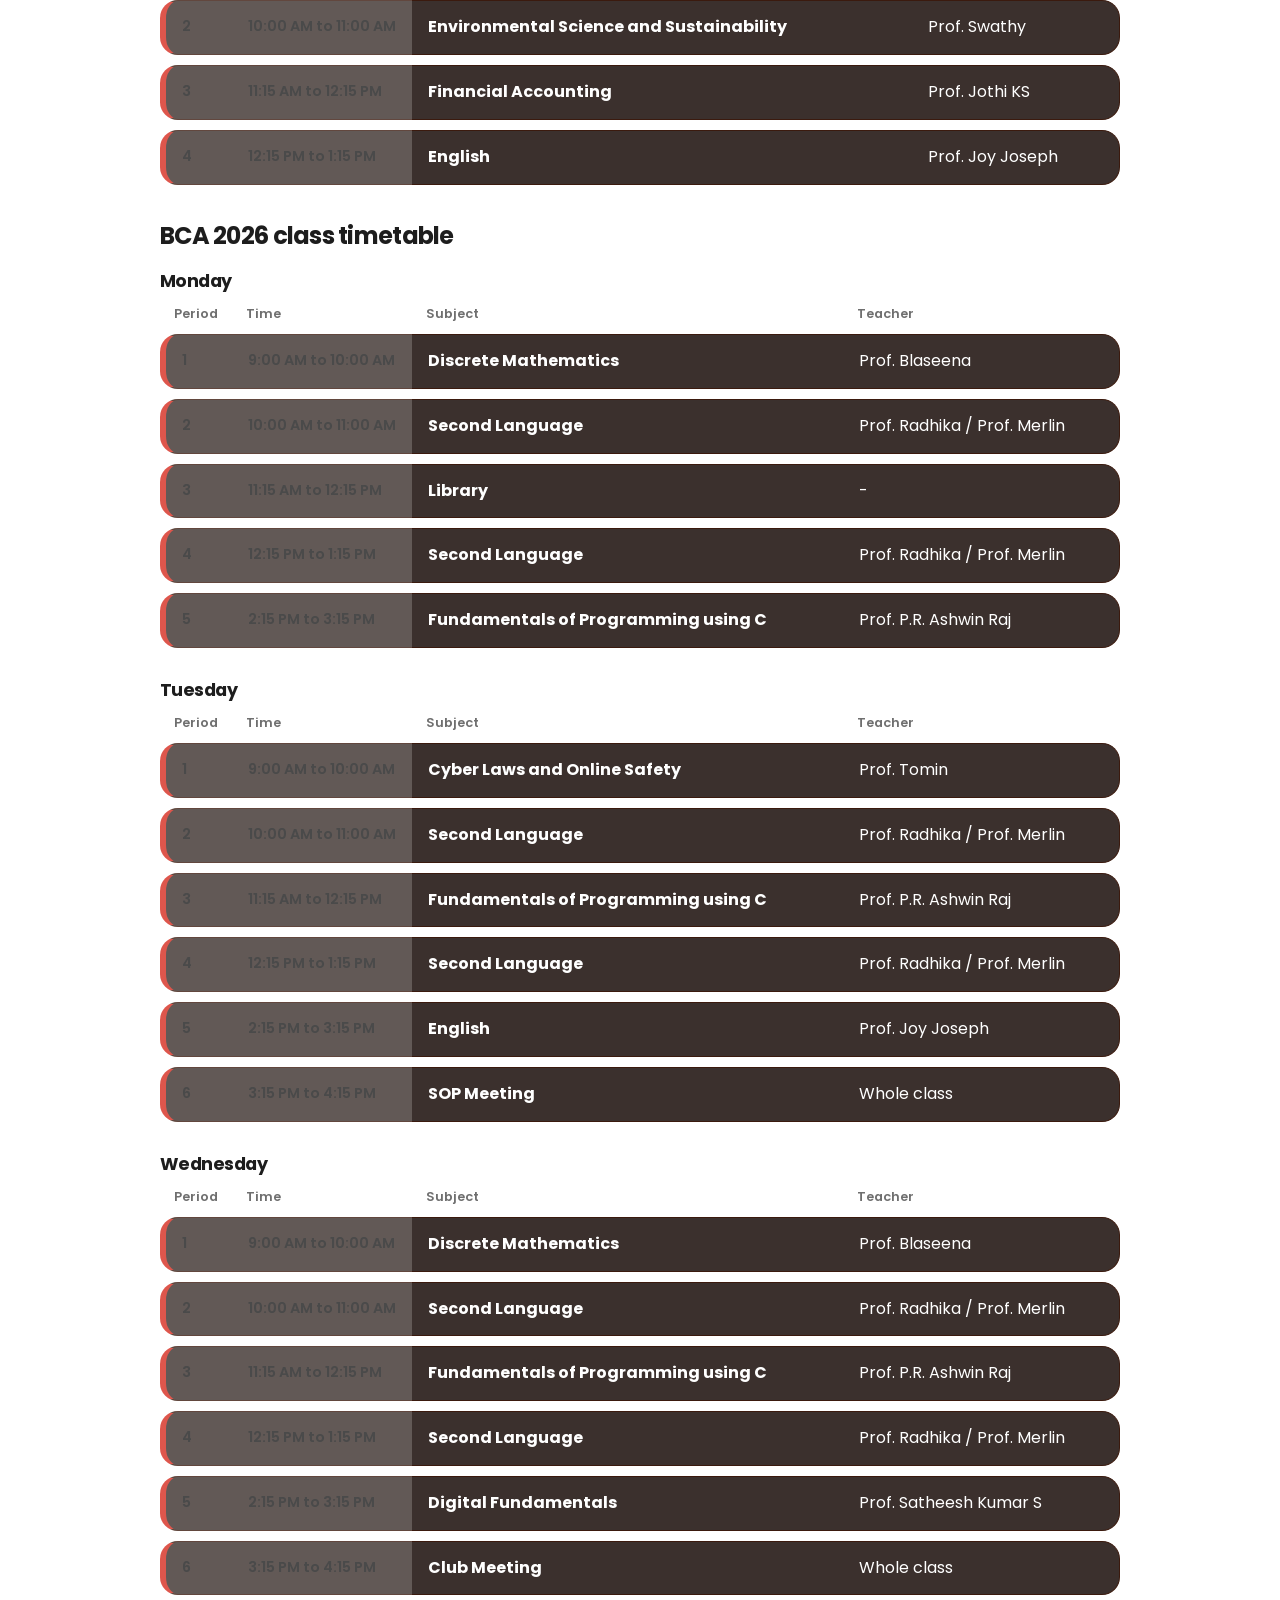
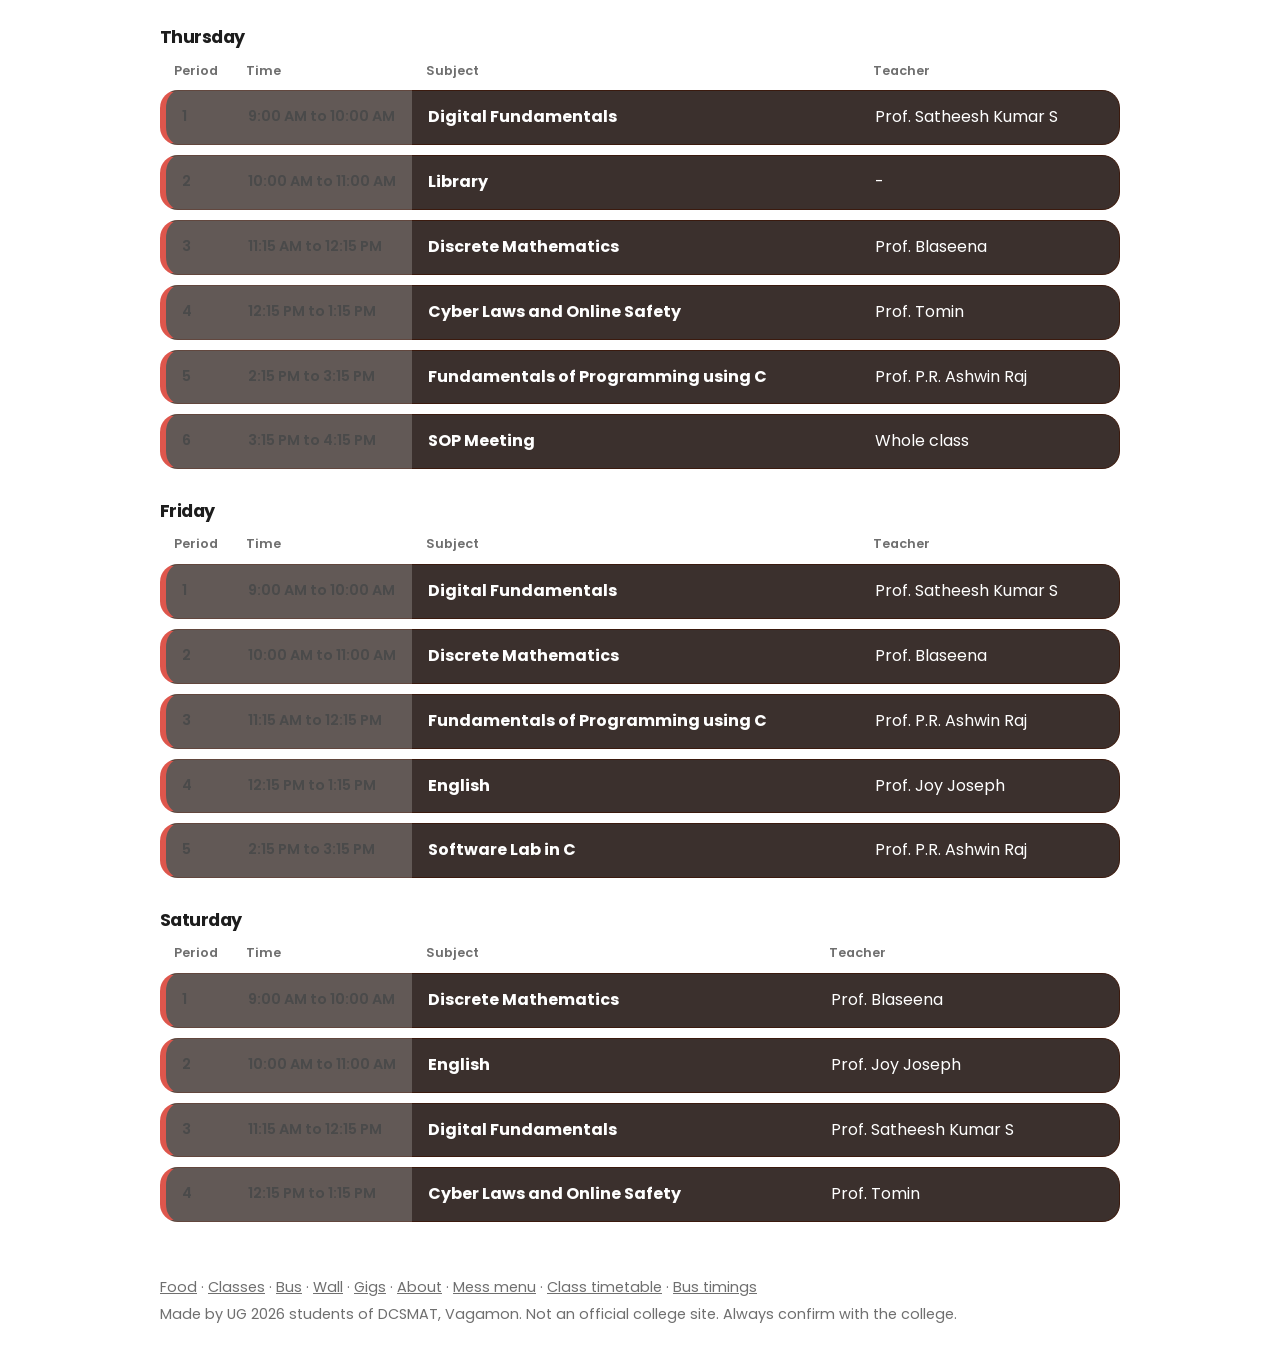
<file: timetable.html>
<!DOCTYPE html>
<html lang="en-IN">
<head>
  <meta charset="utf-8">
  <meta name="viewport" content="width=device-width, initial-scale=1">
  <title>Og Sabha | BBA 2026 and BCA 2026 Timetable, DCSMAT Vagamon</title>
  <meta name="description" content="Og Sabha&#x27;s weekly class timetable for BBA 2026 and BCA 2026 at DCSMAT, Vagamon: subjects, teachers and period timings for every day. Made by students.">
  <meta name="robots" content="index, follow, max-image-preview:large">
  <link rel="canonical" href="https://ogsabha.github.io/timetable.html">
  <meta name="theme-color" content="#FFFFFF">
  <meta property="og:type" content="website">
  <meta property="og:site_name" content="Og Sabha">
  <meta property="og:locale" content="en_IN">
  <meta property="og:title" content="Og Sabha | BBA 2026 and BCA 2026 Timetable, DCSMAT Vagamon">
  <meta property="og:description" content="Og Sabha&#x27;s weekly class timetable for BBA 2026 and BCA 2026 at DCSMAT, Vagamon: subjects, teachers and period timings for every day. Made by students.">
  <meta property="og:url" content="https://ogsabha.github.io/timetable.html">
  <meta property="og:image" content="https://ogsabha.github.io/og-image.png">
  <meta property="og:image:width" content="1200">
  <meta property="og:image:height" content="630">
  <meta property="og:image:alt" content="Og Sabha, the DCSMAT Vagamon student hub">
  <meta name="twitter:card" content="summary_large_image">
  <meta name="twitter:title" content="Og Sabha | BBA 2026 and BCA 2026 Timetable, DCSMAT Vagamon">
  <meta name="twitter:description" content="Og Sabha&#x27;s weekly class timetable for BBA 2026 and BCA 2026 at DCSMAT, Vagamon: subjects, teachers and period timings for every day. Made by students.">
  <meta name="twitter:image" content="https://ogsabha.github.io/og-image.png">
  <meta name="apple-mobile-web-app-title" content="Og Sabha">
  <meta name="application-name" content="Og Sabha">
  <link rel="manifest" href="manifest.webmanifest">
  <link rel="icon" href="icons/favicon.ico" sizes="48x48">
  <link rel="icon" href="icons/favicon-32.png" type="image/png" sizes="32x32">
  <link rel="apple-touch-icon" href="icons/apple-touch-icon.png">
  <script type="application/ld+json">{
  "@context": "https://schema.org",
  "@graph": [
    {
      "@type": "WebPage",
      "@id": "https://ogsabha.github.io/timetable.html#page",
      "url": "https://ogsabha.github.io/timetable.html",
      "name": "Og Sabha | BBA 2026 and BCA 2026 Timetable, DCSMAT Vagamon",
      "description": "Og Sabha's weekly class timetable for BBA 2026 and BCA 2026 at DCSMAT, Vagamon: subjects, teachers and period timings for every day. Made by students.",
      "inLanguage": "en-IN",
      "dateModified": "2026-11-18",
      "isPartOf": {
        "@id": "https://ogsabha.github.io/#website"
      }
    },
    {
      "@type": "BreadcrumbList",
      "itemListElement": [
        {
          "@type": "ListItem",
          "position": 1,
          "name": "Og Sabha",
          "item": "https://ogsabha.github.io/"
        },
        {
          "@type": "ListItem",
          "position": 2,
          "name": "Class timetable",
          "item": "https://ogsabha.github.io/timetable.html"
        }
      ]
    }
  ]
}</script>
  <link rel="preconnect" href="https://fonts.googleapis.com">
  <link rel="preconnect" href="https://fonts.gstatic.com" crossorigin>
  <link rel="preload" as="style" onload="this.onload=null;this.rel='stylesheet'" href="https://fonts.googleapis.com/css2?family=Poppins:wght@400;500;600;700&display=swap">
  <noscript><link rel="stylesheet" href="https://fonts.googleapis.com/css2?family=Poppins:wght@400;500;600;700&display=swap"></noscript>
  <link rel="stylesheet" href="style.css?v=bf753ba6">
  <style>
    .page-head{width:min(720px,calc(100% - 32px));margin:32px auto 8px}
    .page-head .back{font-weight:600}
    .page-head h1{font-size:clamp(2rem,8vw,3.2rem);margin:14px 0 10px;line-height:1.05}
    .lead{color:var(--muted);font-weight:500;margin:0}
    th{text-align:left;font-size:.8rem;font-weight:600;padding:0 14px;color:var(--muted)}
    main h2{margin-top:28px} main h3{margin:22px 0 6px;font-size:1.1rem}
  </style>
</head>
<body data-theme="food">
  <header class="page-head">
    <a class="back" href="./">&larr; Og Sabha, DCSMAT Vagamon student hub</a>
    <h1>DCSMAT Vagamon Class Timetable</h1>
    <p class="lead">Weekly timetable for BBA 2026 and BCA 2026: subjects, teachers and period timings. Open the <a href="classes.html">live Classes page</a> to see the current class.</p>
  </header>
  <main>
    <h2>Period timings</h2>
    <table>
      <tr><th>Period</th><th>Time</th></tr>
      <tr><td class="muted">Period 1</td><td>9:00 AM to 10:00 AM</td></tr>
      <tr><td class="muted">Period 2</td><td>10:00 AM to 11:00 AM</td></tr>
      <tr><td class="muted">Period 3</td><td>11:15 AM to 12:15 PM</td></tr>
      <tr><td class="muted">Period 4</td><td>12:15 PM to 1:15 PM</td></tr>
      <tr><td class="muted">Period 5</td><td>2:15 PM to 3:15 PM</td></tr>
      <tr><td class="muted">Period 6</td><td>3:15 PM to 4:15 PM</td></tr>
    </table>
    <p class="muted">Jump to: <a href="#bba-2026">BBA 2026</a> &middot; <a href="#bca-2026">BCA 2026</a></p>
    <section id="bba-2026">
    <h2>BBA 2026 class timetable</h2>
    <h3>Monday</h3>
    <table>
      <tr><th>Period</th><th>Time</th><th>Subject</th><th>Teacher</th></tr>
      <tr><td class="muted">1</td><td class="muted">9:00 AM to 10:00 AM</td><td><strong>Second Language</strong></td><td>Prof. Radhika / Prof. Merlin</td></tr>
      <tr><td class="muted">2</td><td class="muted">10:00 AM to 11:00 AM</td><td><strong>Principles and Practices of Management</strong></td><td>Prof. Gopika</td></tr>
      <tr><td class="muted">3</td><td class="muted">11:15 AM to 12:15 PM</td><td><strong>Second Language</strong></td><td>Prof. Radhika / Prof. Merlin</td></tr>
      <tr><td class="muted">4</td><td class="muted">12:15 PM to 1:15 PM</td><td><strong>Business Communication</strong></td><td>Prof. Joy Joseph</td></tr>
      <tr><td class="muted">5</td><td class="muted">2:15 PM to 3:15 PM</td><td><strong>Business Statistics and Logic</strong></td><td>Dr. Soney John</td></tr>
    </table>
    <h3>Tuesday</h3>
    <table>
      <tr><th>Period</th><th>Time</th><th>Subject</th><th>Teacher</th></tr>
      <tr><td class="muted">1</td><td class="muted">9:00 AM to 10:00 AM</td><td><strong>Second Language</strong></td><td>Prof. Radhika / Prof. Merlin</td></tr>
      <tr><td class="muted">2</td><td class="muted">10:00 AM to 11:00 AM</td><td><strong>Business Communication</strong></td><td>Prof. Joy Joseph</td></tr>
      <tr><td class="muted">3</td><td class="muted">11:15 AM to 12:15 PM</td><td><strong>Second Language</strong></td><td>Prof. Radhika / Prof. Merlin</td></tr>
      <tr><td class="muted">4</td><td class="muted">12:15 PM to 1:15 PM</td><td><strong>Library</strong></td><td>-</td></tr>
      <tr><td class="muted">5</td><td class="muted">2:15 PM to 3:15 PM</td><td><strong>Financial Accounting</strong></td><td>Prof. Jothi KS</td></tr>
      <tr><td class="muted">6</td><td class="muted">3:15 PM to 4:15 PM</td><td><strong>SOP Meeting</strong></td><td>Whole class</td></tr>
    </table>
    <h3>Wednesday</h3>
    <table>
      <tr><th>Period</th><th>Time</th><th>Subject</th><th>Teacher</th></tr>
      <tr><td class="muted">1</td><td class="muted">9:00 AM to 10:00 AM</td><td><strong>Second Language</strong></td><td>Prof. Radhika / Prof. Merlin</td></tr>
      <tr><td class="muted">2</td><td class="muted">10:00 AM to 11:00 AM</td><td><strong>Business Statistics and Logic</strong></td><td>Dr. Soney John</td></tr>
      <tr><td class="muted">3</td><td class="muted">11:15 AM to 12:15 PM</td><td><strong>Second Language</strong></td><td>Prof. Radhika / Prof. Merlin</td></tr>
      <tr><td class="muted">4</td><td class="muted">12:15 PM to 1:15 PM</td><td><strong>Indian Systems of Health and Wellness</strong></td><td>Prof. Swathy</td></tr>
      <tr><td class="muted">5</td><td class="muted">2:15 PM to 3:15 PM</td><td><strong>Principles and Practices of Management</strong></td><td>Prof. Gopika</td></tr>
      <tr><td class="muted">6</td><td class="muted">3:15 PM to 4:15 PM</td><td><strong>Club Meeting</strong></td><td>Whole class</td></tr>
    </table>
    <h3>Thursday</h3>
    <table>
      <tr><th>Period</th><th>Time</th><th>Subject</th><th>Teacher</th></tr>
      <tr><td class="muted">1</td><td class="muted">9:00 AM to 10:00 AM</td><td><strong>Business Communication</strong></td><td>Prof. Joy Joseph</td></tr>
      <tr><td class="muted">2</td><td class="muted">10:00 AM to 11:00 AM</td><td><strong>Principles and Practices of Management</strong></td><td>Prof. Gopika</td></tr>
      <tr><td class="muted">3</td><td class="muted">11:15 AM to 12:15 PM</td><td><strong>Financial Accounting</strong></td><td>Prof. Jothi KS</td></tr>
      <tr><td class="muted">4</td><td class="muted">12:15 PM to 1:15 PM</td><td><strong>English</strong></td><td>Prof. Joy Joseph</td></tr>
      <tr><td class="muted">5</td><td class="muted">2:15 PM to 3:15 PM</td><td><strong>Business Statistics and Logic</strong></td><td>Dr. Soney John</td></tr>
      <tr><td class="muted">6</td><td class="muted">3:15 PM to 4:15 PM</td><td><strong>SOP Meeting</strong></td><td>Whole class</td></tr>
    </table>
    <h3>Friday</h3>
    <table>
      <tr><th>Period</th><th>Time</th><th>Subject</th><th>Teacher</th></tr>
      <tr><td class="muted">1</td><td class="muted">9:00 AM to 10:00 AM</td><td><strong>Indian Systems of Health and Wellness</strong></td><td>Prof. Swathy</td></tr>
      <tr><td class="muted">2</td><td class="muted">10:00 AM to 11:00 AM</td><td><strong>English</strong></td><td>Prof. Joy Joseph</td></tr>
      <tr><td class="muted">3</td><td class="muted">11:15 AM to 12:15 PM</td><td><strong>Principles and Practices of Management</strong></td><td>Prof. Gopika</td></tr>
      <tr><td class="muted">4</td><td class="muted">12:15 PM to 1:15 PM</td><td><strong>Business Statistics and Logic</strong></td><td>Dr. Soney John</td></tr>
      <tr><td class="muted">5</td><td class="muted">2:15 PM to 3:15 PM</td><td><strong>Financial Accounting</strong></td><td>Prof. Jothi KS</td></tr>
    </table>
    <h3>Saturday</h3>
    <table>
      <tr><th>Period</th><th>Time</th><th>Subject</th><th>Teacher</th></tr>
      <tr><td class="muted">1</td><td class="muted">9:00 AM to 10:00 AM</td><td><strong>Business Statistics and Logic</strong></td><td>Dr. Soney John</td></tr>
      <tr><td class="muted">2</td><td class="muted">10:00 AM to 11:00 AM</td><td><strong>Environmental Science and Sustainability</strong></td><td>Prof. Swathy</td></tr>
      <tr><td class="muted">3</td><td class="muted">11:15 AM to 12:15 PM</td><td><strong>Financial Accounting</strong></td><td>Prof. Jothi KS</td></tr>
      <tr><td class="muted">4</td><td class="muted">12:15 PM to 1:15 PM</td><td><strong>English</strong></td><td>Prof. Joy Joseph</td></tr>
    </table>
    </section>
    <section id="bca-2026">
    <h2>BCA 2026 class timetable</h2>
    <h3>Monday</h3>
    <table>
      <tr><th>Period</th><th>Time</th><th>Subject</th><th>Teacher</th></tr>
      <tr><td class="muted">1</td><td class="muted">9:00 AM to 10:00 AM</td><td><strong>Discrete Mathematics</strong></td><td>Prof. Blaseena</td></tr>
      <tr><td class="muted">2</td><td class="muted">10:00 AM to 11:00 AM</td><td><strong>Second Language</strong></td><td>Prof. Radhika / Prof. Merlin</td></tr>
      <tr><td class="muted">3</td><td class="muted">11:15 AM to 12:15 PM</td><td><strong>Library</strong></td><td>-</td></tr>
      <tr><td class="muted">4</td><td class="muted">12:15 PM to 1:15 PM</td><td><strong>Second Language</strong></td><td>Prof. Radhika / Prof. Merlin</td></tr>
      <tr><td class="muted">5</td><td class="muted">2:15 PM to 3:15 PM</td><td><strong>Fundamentals of Programming using C</strong></td><td>Prof. P.R. Ashwin Raj</td></tr>
    </table>
    <h3>Tuesday</h3>
    <table>
      <tr><th>Period</th><th>Time</th><th>Subject</th><th>Teacher</th></tr>
      <tr><td class="muted">1</td><td class="muted">9:00 AM to 10:00 AM</td><td><strong>Cyber Laws and Online Safety</strong></td><td>Prof. Tomin</td></tr>
      <tr><td class="muted">2</td><td class="muted">10:00 AM to 11:00 AM</td><td><strong>Second Language</strong></td><td>Prof. Radhika / Prof. Merlin</td></tr>
      <tr><td class="muted">3</td><td class="muted">11:15 AM to 12:15 PM</td><td><strong>Fundamentals of Programming using C</strong></td><td>Prof. P.R. Ashwin Raj</td></tr>
      <tr><td class="muted">4</td><td class="muted">12:15 PM to 1:15 PM</td><td><strong>Second Language</strong></td><td>Prof. Radhika / Prof. Merlin</td></tr>
      <tr><td class="muted">5</td><td class="muted">2:15 PM to 3:15 PM</td><td><strong>English</strong></td><td>Prof. Joy Joseph</td></tr>
      <tr><td class="muted">6</td><td class="muted">3:15 PM to 4:15 PM</td><td><strong>SOP Meeting</strong></td><td>Whole class</td></tr>
    </table>
    <h3>Wednesday</h3>
    <table>
      <tr><th>Period</th><th>Time</th><th>Subject</th><th>Teacher</th></tr>
      <tr><td class="muted">1</td><td class="muted">9:00 AM to 10:00 AM</td><td><strong>Discrete Mathematics</strong></td><td>Prof. Blaseena</td></tr>
      <tr><td class="muted">2</td><td class="muted">10:00 AM to 11:00 AM</td><td><strong>Second Language</strong></td><td>Prof. Radhika / Prof. Merlin</td></tr>
      <tr><td class="muted">3</td><td class="muted">11:15 AM to 12:15 PM</td><td><strong>Fundamentals of Programming using C</strong></td><td>Prof. P.R. Ashwin Raj</td></tr>
      <tr><td class="muted">4</td><td class="muted">12:15 PM to 1:15 PM</td><td><strong>Second Language</strong></td><td>Prof. Radhika / Prof. Merlin</td></tr>
      <tr><td class="muted">5</td><td class="muted">2:15 PM to 3:15 PM</td><td><strong>Digital Fundamentals</strong></td><td>Prof. Satheesh Kumar S</td></tr>
      <tr><td class="muted">6</td><td class="muted">3:15 PM to 4:15 PM</td><td><strong>Club Meeting</strong></td><td>Whole class</td></tr>
    </table>
    <h3>Thursday</h3>
    <table>
      <tr><th>Period</th><th>Time</th><th>Subject</th><th>Teacher</th></tr>
      <tr><td class="muted">1</td><td class="muted">9:00 AM to 10:00 AM</td><td><strong>Digital Fundamentals</strong></td><td>Prof. Satheesh Kumar S</td></tr>
      <tr><td class="muted">2</td><td class="muted">10:00 AM to 11:00 AM</td><td><strong>Library</strong></td><td>-</td></tr>
      <tr><td class="muted">3</td><td class="muted">11:15 AM to 12:15 PM</td><td><strong>Discrete Mathematics</strong></td><td>Prof. Blaseena</td></tr>
      <tr><td class="muted">4</td><td class="muted">12:15 PM to 1:15 PM</td><td><strong>Cyber Laws and Online Safety</strong></td><td>Prof. Tomin</td></tr>
      <tr><td class="muted">5</td><td class="muted">2:15 PM to 3:15 PM</td><td><strong>Fundamentals of Programming using C</strong></td><td>Prof. P.R. Ashwin Raj</td></tr>
      <tr><td class="muted">6</td><td class="muted">3:15 PM to 4:15 PM</td><td><strong>SOP Meeting</strong></td><td>Whole class</td></tr>
    </table>
    <h3>Friday</h3>
    <table>
      <tr><th>Period</th><th>Time</th><th>Subject</th><th>Teacher</th></tr>
      <tr><td class="muted">1</td><td class="muted">9:00 AM to 10:00 AM</td><td><strong>Digital Fundamentals</strong></td><td>Prof. Satheesh Kumar S</td></tr>
      <tr><td class="muted">2</td><td class="muted">10:00 AM to 11:00 AM</td><td><strong>Discrete Mathematics</strong></td><td>Prof. Blaseena</td></tr>
      <tr><td class="muted">3</td><td class="muted">11:15 AM to 12:15 PM</td><td><strong>Fundamentals of Programming using C</strong></td><td>Prof. P.R. Ashwin Raj</td></tr>
      <tr><td class="muted">4</td><td class="muted">12:15 PM to 1:15 PM</td><td><strong>English</strong></td><td>Prof. Joy Joseph</td></tr>
      <tr><td class="muted">5</td><td class="muted">2:15 PM to 3:15 PM</td><td><strong>Software Lab in C</strong></td><td>Prof. P.R. Ashwin Raj</td></tr>
    </table>
    <h3>Saturday</h3>
    <table>
      <tr><th>Period</th><th>Time</th><th>Subject</th><th>Teacher</th></tr>
      <tr><td class="muted">1</td><td class="muted">9:00 AM to 10:00 AM</td><td><strong>Discrete Mathematics</strong></td><td>Prof. Blaseena</td></tr>
      <tr><td class="muted">2</td><td class="muted">10:00 AM to 11:00 AM</td><td><strong>English</strong></td><td>Prof. Joy Joseph</td></tr>
      <tr><td class="muted">3</td><td class="muted">11:15 AM to 12:15 PM</td><td><strong>Digital Fundamentals</strong></td><td>Prof. Satheesh Kumar S</td></tr>
      <tr><td class="muted">4</td><td class="muted">12:15 PM to 1:15 PM</td><td><strong>Cyber Laws and Online Safety</strong></td><td>Prof. Tomin</td></tr>
    </table>
    </section>
  </main>
  <footer>
    <p class="muted"><a href="./">Food</a> &middot; <a href="classes.html">Classes</a> &middot; <a href="bus.html">Bus</a> &middot; <a href="wall.html">Wall</a> &middot; <a href="gigs.html">Gigs</a> &middot; <a href="about.html">About</a> &middot; <a href="mess-menu.html">Mess menu</a> &middot; <a href="timetable.html">Class timetable</a> &middot; <a href="bus-timings.html">Bus timings</a></p>
    <p class="muted">Made by UG 2026 students of DCSMAT, Vagamon. Not an official college site. Always confirm with the college.</p>
  </footer>
</body>
</html>
</file>
<file: style.css>
/* Og Sabha: one theme per section, switched by <body data-theme="...">
   food    = foodbar look: light page, charcoal cards, red accent
   classes = pastel dashboard: soft blue page, white cards, gradient pills
   wall    = pale halftone page, giant condensed black type, a pink jellyfish (see the WALL block at the end)
   gigs, about = editorial: off-white, serif headline, black pills, glass cards */
:root{--px:0;--py:0}
body{
  --bg:#f1f1ef;--ink:#1b1b1b;--muted:#6f6b68;--cbg:#2a2726;--cink:#fff;--accent:#e11d2e;--on-accent:#fff;
  --line:rgba(0,0,0,.14);--field:#fff;--fink:#1b1b1b;--good:#2fbf71;--bad:#e5484d;--radius:22px;
  --shadow:0 22px 40px -22px rgba(0,0,0,.45);
  --head:"Poppins",system-ui,sans-serif;--body:"Poppins",system-ui,sans-serif;
  --hw:700;--hcase:lowercase;--hls:-.03em;--hsize:clamp(2.6rem,9vw,5.2rem);
  margin:0;font-family:var(--body);color:var(--ink);line-height:1.55;background:var(--bg);
  transition:background-color .4s ease,color .3s ease;-webkit-font-smoothing:antialiased;overflow-x:hidden}
body[data-theme="classes"]{
  --bg:#e8edf8;--ink:#1d2340;--muted:#6b7394;--cbg:#fff;--cink:#1d2340;--accent:#3b5bff;--line:rgba(29,35,64,.12);
  --shadow:0 18px 36px -20px rgba(59,91,255,.45);--radius:24px;--hcase:none}

body[data-theme="gigs"],body[data-theme="about"]{
  --bg:#f4f4f2;--ink:#111;--muted:#6a6a6a;--cbg:rgba(255,255,255,.72);--cink:#111;--accent:#111;--on-accent:#fff;
  --line:rgba(0,0,0,.1);--shadow:0 24px 50px -28px rgba(0,0,0,.35);--radius:24px;
  --head:"Instrument Serif",Georgia,serif;--hw:400;--hcase:none;--hls:-.025em;--hsize:clamp(2.8rem,9vw,5.6rem)}

*{box-sizing:border-box}
[hidden]{display:none!important}
h1,h2,h3{font-family:var(--head);font-weight:var(--hw);margin:0;letter-spacing:var(--hls);text-transform:var(--hcase)}
main,footer,.note,.now,.hero-text{width:min(960px,calc(100% - 32px));margin-inline:auto}
a{color:inherit}
.sr-only{position:absolute;width:1px;height:1px;margin:-1px;padding:0;overflow:hidden;clip:rect(0,0,0,0);white-space:nowrap;border:0}

/* ---------- top bar + hero ---------- */
.topbar{width:min(960px,calc(100% - 32px));margin:0 auto;padding:22px 0 0;display:flex;justify-content:space-between;align-items:center}
.brand{font-family:var(--head);font-weight:var(--hw);font-size:1.7rem;letter-spacing:var(--hls);text-transform:var(--hcase)}
.chip{font-size:.8rem;font-weight:500;padding:7px 16px;border:1px solid var(--line);border-radius:999px;background:var(--cbg);color:var(--cink)}
.hero{width:min(960px,calc(100% - 32px));margin:0 auto;display:grid;grid-template-columns:1.25fr .75fr;gap:24px;align-items:center;padding:36px 0 28px}
.hero-text{margin:0;width:auto;text-align:left}
.hero h1{font-size:var(--hsize);line-height:.98;text-wrap:balance}

.sub{margin:18px 0 0;max-width:44ch;color:var(--muted);font-weight:400}
body[data-theme="gigs"] .hero h1,body[data-theme="about"] .hero h1{font-style:italic}
#h1-line.pop{animation:pop .45s cubic-bezier(.3,1.4,.5,1)}
@keyframes pop{from{transform:translateY(10px);opacity:0}}

.art{justify-self:center;width:min(300px,60vw);aspect-ratio:1;display:grid;place-items:center;font-size:clamp(5rem,20vw,8.5rem);
  border-radius:50%;background:var(--cbg);box-shadow:var(--shadow);border:1px solid var(--line)}
body[data-theme="food"] .art{background:#2a2726;border:10px solid #3a3634;box-shadow:0 30px 50px -24px rgba(0,0,0,.6)}
body[data-theme="classes"] .art{border-radius:36px;background:linear-gradient(135deg,#3b5bff,#a46bff 55%,#ff7ac1);border:0}

body[data-theme="gigs"] .art,body[data-theme="about"] .art{backdrop-filter:blur(12px);background:linear-gradient(145deg,rgba(255,255,255,.9),rgba(225,225,225,.5))}
.art span{display:block;animation:bob 4s ease-in-out infinite}
@keyframes bob{50%{transform:translateY(-6px) rotate(4deg)}}
@media(max-width:700px){.hero{grid-template-columns:1fr;padding-top:24px}.art{order:-1;width:130px;font-size:4rem;justify-self:start}}

/* ---------- "right now" ---------- */
.now{display:grid;grid-template-columns:1fr 1fr;gap:14px;margin-bottom:8px}
.now>div{padding:16px 20px;border-radius:var(--radius);background:var(--cbg);color:var(--cink);border:1px solid var(--line);box-shadow:var(--shadow);backdrop-filter:blur(10px)}
.now>div:first-child{background:var(--accent);color:var(--on-accent)}
body[data-theme="gigs"] .now>div:first-child,body[data-theme="about"] .now>div:first-child{background:#111}
.now strong{display:block;font-weight:600;font-size:1.05rem;line-height:1.25;margin:4px 0}
.now .k{font-size:.75rem;font-weight:500;opacity:.8}
.now .muted{color:inherit;opacity:.75;display:block;font-size:.85rem}
@media(max-width:560px){.now{grid-template-columns:1fr}}

/* ---------- tabs ---------- */
nav{position:sticky;top:12px;z-index:10;display:flex;gap:4px;width:min(960px,calc(100% - 32px));margin:22px auto 28px;padding:5px;
  background:var(--cbg);border:1px solid var(--line);border-radius:999px;box-shadow:var(--shadow);backdrop-filter:blur(14px)}
.tab{flex:1;padding:10px 4px;border:0;border-radius:999px;background:transparent;color:var(--cink);box-shadow:none;font:inherit;font-weight:500;font-size:.92rem;cursor:pointer;transition:background .25s,color .25s}
.tab:hover:not(.active){background:rgba(127,127,127,.18)}
.tab.active{background:var(--accent);color:var(--on-accent)}
body[data-theme="gigs"] .tab.active,body[data-theme="about"] .tab.active{background:#111;color:#fff}
@media(max-width:560px){.tab{font-size:.72rem;padding:10px 0}}

.panel{display:none}
.panel.active{display:block;animation:rise .4s ease}
@keyframes rise{from{opacity:0;transform:translateY(10px)}}

h2{font-size:1.9rem;margin:36px 0 14px;line-height:1.1}
h3{font-size:1.2rem;line-height:1.2}
body[data-theme="food"] h2,body[data-theme="classes"] h2{font-size:1.5rem}
.muted{color:var(--muted);font-size:.9rem;margin:4px 0}
label{display:block;font-size:.8rem;font-weight:600;margin-bottom:18px}

/* ---------- form controls ---------- */
select,input,textarea{width:100%;margin-top:8px;padding:13px 16px;border:1px solid var(--line);border-radius:16px;background:var(--field);color:var(--fink);font:inherit;font-weight:400;text-transform:none;letter-spacing:0}
select:focus,input:focus,textarea:focus{outline:2px solid var(--accent);outline-offset:1px}
body[data-theme="gigs"] :is(select,input,textarea):focus,body[data-theme="about"] :is(select,input,textarea):focus{outline-color:#111}
select{appearance:none;-webkit-appearance:none;cursor:pointer;padding-right:44px;font-weight:500;
  background-image:linear-gradient(45deg,transparent 50%,currentColor 50%),linear-gradient(135deg,currentColor 50%,transparent 50%);
  background-position:calc(100% - 24px) 55%,calc(100% - 18px) 55%;background-size:6px 6px;background-repeat:no-repeat}
select option{color:#111;background:#fff}
textarea{resize:vertical;min-height:120px;font-size:1rem}
textarea::placeholder,input::placeholder{color:var(--muted)}

button{font:inherit;font-weight:600;padding:10px 22px;border:0;border-radius:999px;background:var(--accent);color:var(--on-accent);cursor:pointer;transition:transform .12s,opacity .2s,box-shadow .2s}
button:hover{transform:translateY(-1px);box-shadow:0 8px 18px -8px rgba(0,0,0,.5)}
button:active{transform:translateY(1px)}
button.ghost{background:transparent;color:inherit;border:1px solid currentColor;opacity:.85}
button.danger{background:var(--bad);color:#fff}
button:disabled{opacity:.4;cursor:default;transform:none;box-shadow:none}
:focus-visible{outline:3px solid var(--accent);outline-offset:3px}
body[data-theme="gigs"] :focus-visible,body[data-theme="about"] :focus-visible{outline-color:#111}

/* ---------- cards ---------- */
.card{background:var(--cbg);color:var(--cink);border:1px solid var(--line);border-radius:var(--radius);padding:18px 22px;margin-bottom:16px;box-shadow:var(--shadow);backdrop-filter:blur(10px)}
.card p{margin:6px 0}
.card .muted{color:inherit;opacity:.68}
.row{display:flex;justify-content:space-between;align-items:center;gap:10px;flex-wrap:wrap}
.card.live{background:var(--accent);color:var(--on-accent)}
body[data-theme="classes"] .card.live{background:linear-gradient(120deg,#3b5bff,#8b5cf6)}
body[data-theme="gigs"] .card.live,body[data-theme="about"] .card.live{background:#111}
.card.live .muted{opacity:.85}
.card.live button{background:#fff;color:#111}
.badge{display:inline-block;font-size:.72rem;font-weight:600;padding:4px 12px;border-radius:999px;background:rgba(127,127,127,.2);color:inherit;white-space:nowrap}
.badge.pulse::before{content:"";display:inline-block;width:8px;height:8px;margin-right:6px;border-radius:50%;background:#fff;animation:blink 1.2s ease-in-out infinite}
@keyframes blink{50%{opacity:.25;transform:scale(.7)}}
.badge.good{background:var(--good);color:#06240f}
.badge.bad{background:var(--bad);color:#fff}
.badge.grey{background:transparent;border:1px dashed currentColor;opacity:.7}
.actions{display:flex;gap:8px;margin-top:12px;flex-wrap:wrap;align-items:center}
.actions button{padding:6px 14px;font-size:.82rem}

/* ---------- FOOD: charcoal cards with a plate ---------- */
#food-list{display:grid;grid-template-columns:1fr;gap:34px 20px;padding-top:30px}
@media(min-width:720px){#food-list{grid-template-columns:1fr 1fr}}
#food-list .card{position:relative;margin:0;padding:44px 22px 20px;border-radius:18px}
#food-list .ttl{display:flex;align-items:center;gap:12px}
#food-list h3{font-size:1.3rem}
.plate{position:absolute;top:-28px;left:18px;width:68px;height:68px;border-radius:50%;display:grid;place-items:center;font-size:2rem;
  background:#fff;box-shadow:0 10px 20px -8px rgba(0,0,0,.5)}
#food-list .row{margin-left:78px;margin-top:-34px;margin-bottom:6px}
#food-list .card.live{background:var(--accent)}
.stars{display:flex;gap:2px;margin-top:10px}
.stars button{padding:0 3px;background:transparent;box-shadow:none;font-size:1.8rem;line-height:1;color:transparent;-webkit-text-stroke:1.5px currentColor;opacity:.9}
.stars button:hover,.stars button.on,.stars button:has(~ button:hover){color:#ffc83d;-webkit-text-stroke-color:#ffc83d}
.stars button:hover{transform:scale(1.2);box-shadow:none}
label[for=day-select],#food>label{max-width:260px}

/* ---------- CLASSES: dashboard ---------- */
#classes>label{max-width:320px}
#notice-list .card{border-left:6px solid #ff7ac1}
#notice-list .card:nth-child(even){border-left-color:#ffb347}
.notice-head{font-size:.75rem;font-weight:600;opacity:.7;margin:0}
#notice-compose{background:var(--cbg);border:1px dashed var(--accent);border-radius:var(--radius);padding:4px 18px;margin-bottom:18px}
#notice-compose summary{cursor:pointer;font-weight:600;padding:12px 0}
#notice-compose form{padding-bottom:14px}
table{width:100%;border-collapse:separate;border-spacing:0 10px;margin-top:-4px}
td{padding:14px 16px;background:var(--cbg);color:var(--cink);vertical-align:top;border:1px solid var(--line);border-inline:0}
td:first-child{border-left:6px solid #3b5bff;border-radius:18px 0 0 18px}
td:last-child{border-right:1px solid var(--line);border-radius:0 18px 18px 0}
tr:nth-child(4n+2) td:first-child{border-left-color:#8b5cf6}
tr:nth-child(4n+3) td:first-child{border-left-color:#ff5fa2}
tr:nth-child(4n) td:first-child{border-left-color:#ffb347}
td.muted{white-space:nowrap;width:1%;font-weight:600;color:inherit;opacity:.8}
tr.current td{background:linear-gradient(120deg,#3b5bff,#8b5cf6);color:#fff;border-color:transparent}
tr.current td.muted,tr.current .muted{opacity:.9}
tr.current button.ghost{color:inherit}
#class-table strong{font-weight:600;font-size:1.02rem}
#class-table .badge{margin-top:8px}
.bar{height:12px;margin-top:14px;border-radius:999px;background:rgba(255,255,255,.3);overflow:hidden}
.bar i{display:block;height:100%;width:var(--w,0%);background:#fff;border-radius:999px;transition:width 1s ease}

#post-count{font-weight:600}

/* ---------- GIGS + ABOUT: editorial ---------- */
.seg{display:flex;gap:8px;flex-wrap:wrap;margin-bottom:18px}
.seg-btn{padding:8px 18px;font-size:.9rem;background:rgba(0,0,0,.06);color:#111;box-shadow:none}
.seg-btn.active{background:#111;color:#fff}
#gigs>label{max-width:320px}
.compose{background:var(--cbg);border:1px solid var(--line);border-radius:var(--radius);box-shadow:var(--shadow);padding:4px 20px;margin-bottom:20px;backdrop-filter:blur(10px)}
.compose summary{cursor:pointer;font-family:var(--head);font-size:1.4rem;padding:12px 0;list-style:none}
.compose summary::-webkit-details-marker{display:none}
.compose[open] summary{border-bottom:1px solid var(--line);margin-bottom:16px}
.compose form{padding-bottom:14px}
#gig-list{display:grid;gap:16px}
@media(min-width:720px){#gig-list{grid-template-columns:1fr 1fr;align-items:start}}
.card.gig{margin:0}
.card.gig h3{font-size:1.7rem;margin:12px 0 4px}
.card.gig.closed{opacity:.55;filter:grayscale(.6)}
.resp{border:1px dashed var(--line);border-radius:16px;padding:10px 14px;margin-top:12px}
.resp p{margin:4px 0}
.btnlink{display:inline-block;padding:6px 14px;font-size:.82rem;font-weight:600;text-decoration:none;border-radius:999px;background:var(--good);color:#06240f}
.about-wrap{display:grid;gap:16px}
.about-wrap .card h3{font-size:1.8rem;margin-bottom:6px}
.about-wrap ul{margin:8px 0 0;padding-left:20px}
.about-lead{font-family:var(--head);font-style:italic;font-size:clamp(1.5rem,4.5vw,2.2rem);line-height:1.2;letter-spacing:-.02em;margin:0 0 8px}

/* ---------- misc ---------- */
.note{background:var(--accent);color:var(--on-accent);padding:12px 18px;border-radius:16px;margin-bottom:16px}
footer{padding-bottom:40px;margin-top:44px}
footer summary{cursor:pointer;color:var(--muted);font-size:.85rem;font-weight:600}
footer form{display:grid;gap:8px;margin-top:10px}
.burst{position:fixed;z-index:99;pointer-events:none;font-size:1.3rem;will-change:transform,opacity}
dialog{width:min(480px,calc(100% - 32px));padding:22px;border:0;border-radius:var(--radius);background:#fff;color:#111;box-shadow:0 30px 70px -20px rgba(0,0,0,.6)}
dialog::backdrop{background:rgba(0,0,0,.55)}
dialog label{margin:14px 0 0}
dialog :is(input,textarea){background:#f3f3f1;color:#111}
dialog button{background:#111;color:#fff}
dialog button.ghost{background:transparent;color:#111}
dialog .row{margin-top:18px}
.page-head .back{text-decoration:none}
@media(prefers-reduced-motion:reduce){*{animation:none!important;transition:none!important}}

/* =========================================================
   v3 overrides: foody Food, academic Classes, black & white About
========================================================= */
.foodstrip{display:none}
body[data-theme="food"] .foodstrip{display:block;overflow:hidden;background:#3b1a0e;color:#ffc94d;margin:0 0 26px;padding:10px 0}
.foodstrip .track{display:flex;width:max-content;animation:scroll 32s linear infinite}
.foodstrip span{font-family:"Playfair Display",serif;font-style:italic;font-weight:600;white-space:nowrap;padding-right:1.4rem}
@keyframes scroll{to{transform:translateX(-50%)}}

/* FOOD: turmeric page, chilli red, menu-card cards */
body[data-theme="food"]{
  --bg:#fff3d6;--ink:#3b1a0e;--muted:#8a5a3c;--cbg:#fffaf0;--cink:#3b1a0e;--accent:#d62d20;--on-accent:#fff;--line:#3b1a0e;
  --head:"Playfair Display",Georgia,serif;--hw:800;--hcase:none;--hls:-.02em;--shadow:6px 6px 0 #3b1a0e;
  background:radial-gradient(rgba(214,45,32,.10) 2px,transparent 2.5px) 0 0/26px 26px,#fff3d6}
body[data-theme="food"] .art{background:radial-gradient(circle,#fff 0 56%,#ecdcb8 57% 62%,#fff 63%);border:10px solid #3b1a0e;box-shadow:12px 12px 0 #ffc94d}
body[data-theme="food"] .hero h1{font-style:italic}
body[data-theme="food"] .now>div{box-shadow:5px 5px 0 #3b1a0e;border:2px solid #3b1a0e;backdrop-filter:none}
body[data-theme="food"] nav{border:2px solid #3b1a0e;box-shadow:4px 4px 0 #3b1a0e;backdrop-filter:none}
body[data-theme="food"] #food-list .card{border:2px solid #3b1a0e;box-shadow:6px 6px 0 #d62d20;backdrop-filter:none}
body[data-theme="food"] #food-list .card.live{background:#d62d20;box-shadow:6px 6px 0 #3b1a0e}
body[data-theme="food"] .plate{background:#ffc94d;border:2px solid #3b1a0e}
body[data-theme="food"] button{border:2px solid #3b1a0e}
body[data-theme="food"] tr td:first-child{border-left-color:#d62d20}
body[data-theme="food"] td{border-color:#3b1a0e}

/* CLASSES: ruled paper, navy ink, chalkboard */
body[data-theme="classes"]{
  --bg:#f7f5ef;--ink:#14213d;--muted:#5b6479;--cbg:#fff;--cink:#14213d;--accent:#14213d;--on-accent:#fff;--line:rgba(20,33,61,.18);
  --head:"Playfair Display",Georgia,serif;--hw:800;--hcase:none;--hls:-.02em;--shadow:0 14px 28px -20px rgba(20,33,61,.5);--radius:14px;
  background:#f7f5ef repeating-linear-gradient(transparent 0 31px,rgba(20,33,61,.08) 31px 32px)}
body[data-theme="classes"] .art{border-radius:14px;background:#1f3b2f;border:12px solid #8b5a2b;box-shadow:0 16px 30px -16px rgba(0,0,0,.6)}
body[data-theme="classes"] .now>div:first-child{background:#14213d}
body[data-theme="classes"] .card.live,body[data-theme="classes"] tr.current td{background:#14213d;color:#fff}
body[data-theme="classes"] tr td:first-child{border-left-color:#14213d}
body[data-theme="classes"] tr.current td:first-child{border-left-color:#8c1c2b}
body[data-theme="classes"] td{border-radius:0}
body[data-theme="classes"] td:last-child{border-radius:0 12px 12px 0}
body[data-theme="classes"] td:first-child{border-radius:12px 0 0 12px}
body[data-theme="classes"] h2{font-size:1.6rem;border-bottom:2px solid #14213d;padding-bottom:6px}
.quote{margin:0 0 20px;padding:20px 24px 18px 28px;background:#fffdf6;border:1px solid var(--line);border-left:6px solid #8c1c2b;border-radius:12px;box-shadow:var(--shadow)}
.quote blockquote{margin:0;font-family:"Playfair Display",Georgia,serif;font-style:italic;font-weight:600;font-size:clamp(1.2rem,3.4vw,1.6rem);line-height:1.35}
.quote blockquote::before{content:"\201C";color:#8c1c2b;font-size:2.4rem;line-height:0;vertical-align:-.35em;margin-right:6px}
.quote figcaption{margin-top:10px;font-size:.85rem;font-weight:600;color:#8c1c2b}
.quote figcaption::before{content:"\2014\00a0"}
body:not([data-theme="classes"]) .quote{display:none}

/* ABOUT: black and white */
body[data-theme="about"]{
  --bg:#000;--ink:#fff;--muted:#a8a8a8;--cbg:#0c0c0c;--cink:#fff;--accent:#fff;--on-accent:#000;--line:#fff;--field:#0c0c0c;--fink:#fff;
  --shadow:none;--radius:6px;--head:"Instrument Serif",Georgia,serif;background:#000}
body[data-theme="about"] .art{background:#fff;border:0;border-radius:50%}
body[data-theme="about"] .art span{filter:grayscale(1) contrast(2)}
body[data-theme="about"] .tab.active{background:#fff;color:#000}
body[data-theme="about"] .now>div:first-child{background:#fff;color:#000}
body[data-theme="about"] :focus-visible{outline-color:#fff}
body[data-theme="about"] .card{border:1px solid #fff;backdrop-filter:none}
body[data-theme="about"] .chip{border-color:#fff}
.team{display:grid;grid-template-columns:repeat(2,1fr);gap:16px;margin-top:14px}
@media(min-width:720px){.team{grid-template-columns:repeat(4,1fr)}}
.member h4{margin:10px 0 0;font-family:var(--head);font-size:1.3rem;font-weight:400}
.member .muted{margin:0;opacity:.7}
.photo{position:relative;aspect-ratio:4/5;overflow:hidden;border:1px solid #fff;border-radius:6px;display:grid;place-items:center;
  background:repeating-linear-gradient(45deg,#0c0c0c 0 10px,#1a1a1a 10px 20px)}
.photo .ph{font-size:.8rem;letter-spacing:.1em;text-transform:uppercase;color:#a8a8a8}
.photo img{position:absolute;inset:0;width:100%;height:100%;object-fit:cover;filter:grayscale(1) contrast(1.08)}

/* =========================================================
   v4: no hero emoji holder, simple About photo, scary Wall
========================================================= */
.art,.plate{display:none!important}
.hero{grid-template-columns:1fr}
#food-list{padding-top:0;gap:20px}
#food-list .card{padding:20px 22px}
#food-list .row{margin:0 0 6px}

.group-photo{position:relative;aspect-ratio:16/9;margin-top:16px;overflow:hidden;border:1px solid #fff;border-radius:6px;display:grid;place-items:center;
  background:repeating-linear-gradient(45deg,#0c0c0c 0 10px,#1a1a1a 10px 20px)}
.group-photo .ph{font-size:.8rem;letter-spacing:.1em;text-transform:uppercase;color:#a8a8a8}
.group-photo img{position:absolute;inset:0;width:100%;height:100%;object-fit:cover;filter:grayscale(1) contrast(1.08)}

.drips{display:none}

/* =========================================================
   v5: CLASSES redesign. Sage sky, green water horizon, serif, timeline
========================================================= */
body[data-theme="classes"]{
  --bg:#c8d8bc;--ink:#eef4e8;--muted:#d3e3d3;--cbg:rgba(244,247,238,.94);--cink:#14241a;--accent:#17291e;--on-accent:#eef4e8;
  --line:rgba(20,36,26,.15);--field:rgba(255,255,255,.92);--fink:#14241a;--radius:20px;--shadow:0 16px 28px -20px rgba(0,0,0,.55);
  --head:"Cormorant Garamond",Georgia,serif;--hw:600;--hcase:none;--hls:-.01em;
  background:linear-gradient(#dce6d0 0,#c8d8bc 446px,#86ad93 446px,#5f8b6d 540px,#4a7659 100%),#4a7659}
body[data-theme="classes"] .topbar,body[data-theme="classes"] .hero{color:#14241a}
body[data-theme="classes"] .brand{color:#14241a;font-size:1.9rem}
body[data-theme="classes"] .chip{background:rgba(255,255,255,.55);color:#14241a;border-color:rgba(20,36,26,.15)}
body[data-theme="classes"] .hero{min-height:380px;align-content:center;text-align:center;padding:10px 0 40px;
  background:radial-gradient(520px 200px at 22% 25%,rgba(255,255,255,.4),transparent 70%),radial-gradient(420px 160px at 80% 45%,rgba(255,255,255,.25),transparent 70%)}
body[data-theme="classes"] .hero-text{text-align:center;margin-inline:auto}
body[data-theme="classes"] .hero h1{font-size:clamp(2.7rem,9vw,5rem);font-weight:500;font-style:italic;line-height:1.02;white-space:pre-line;color:#14241a}
body[data-theme="classes"] .hero h1::first-line{font-style:normal}
body[data-theme="classes"] .sub{color:#33493b;margin-inline:auto;max-width:46ch}

body[data-theme="classes"] nav{background:rgba(20,36,26,.35);border:1px solid rgba(255,255,255,.3);box-shadow:none;backdrop-filter:blur(12px)}
body[data-theme="classes"] .tab{color:#eef4e8}
body[data-theme="classes"] .tab.active{background:#eef4e8;color:#14241a}
body[data-theme="classes"] .now>div{background:rgba(244,247,238,.94);color:#14241a}
body[data-theme="classes"] .now>div:first-child{background:#17291e;color:#eef4e8}
body[data-theme="classes"] .card.live{background:#17291e;color:#eef4e8}
body[data-theme="classes"] h2{font-size:2rem;font-weight:500;font-style:italic;color:#eef4e8;border-bottom:1px solid rgba(255,255,255,.35)}
body[data-theme="classes"] footer summary,body[data-theme="classes"] footer .muted{color:#d3e3d3}

/* class picker as a pill, day chips */
body[data-theme="classes"] #classes>label{margin:0 auto 14px;max-width:340px;text-align:center;color:#eef4e8}
body[data-theme="classes"] #classes select{border-radius:999px;border:1px solid rgba(255,255,255,.6);font-weight:600;text-align:left;padding-left:22px}
.day-chips{display:flex;gap:8px;justify-content:center;flex-wrap:wrap;margin-bottom:18px}
.day-chips button{padding:8px 16px;font-size:.88rem;background:rgba(255,255,255,.16);color:#eef4e8;border:1px solid rgba(255,255,255,.4);box-shadow:none;position:relative}
.day-chips button.active{background:#eef4e8;color:#14241a;border-color:#eef4e8}
.day-chips button.today::after{content:"";position:absolute;left:50%;bottom:3px;width:5px;height:5px;margin-left:-2.5px;border-radius:50%;background:#d9622b}

/* quote: centred serif with a handwritten byline */
body[data-theme="classes"] .quote{background:none;border:0;box-shadow:none;text-align:center;padding:6px 8px 22px;margin:0 auto 14px;max-width:640px}
body[data-theme="classes"] .quote blockquote{color:#eef4e8;font-weight:500;font-size:clamp(1.4rem,4.4vw,2rem)}
body[data-theme="classes"] .quote blockquote::before{content:none}
body[data-theme="classes"] .quote figcaption{display:inline-block;margin-top:12px;padding:1px 18px 3px;background:rgba(255,255,255,.78);color:#14241a;
  font-family:"Caveat",cursive;font-size:1.25rem;font-weight:500;border-radius:999px;transform:rotate(-1.5deg)}
body[data-theme="classes"] .quote figcaption::before{content:none}
body[data-theme="classes"] #notice-list .card{border-left:5px solid #d9622b}
body[data-theme="classes"] #notice-compose{background:rgba(244,247,238,.94);color:#14241a;border:1px solid rgba(20,36,26,.15)}
body[data-theme="classes"] #notice-compose .muted{color:#4d6455}
body[data-theme="classes"] .card h3{font-weight:600;font-size:1.5rem}

/* timetable as a vertical timeline */
.timeline{list-style:none;margin:8px 0 0;padding:0}
.slot{display:grid;grid-template-columns:84px 22px 1fr;gap:0 12px;position:relative;padding-bottom:16px}
.slot::before{content:"";position:absolute;left:106px;top:26px;bottom:-4px;width:1px;background:rgba(255,255,255,.5)}
.slot:last-child::before{display:none}
.slot-time{text-align:right;color:#eef4e8;line-height:1.1;padding-top:6px}
.slot-time b{font-family:"Cormorant Garamond",Georgia,serif;font-size:2rem;font-weight:600}
.slot-time span{font-size:.75rem;margin-left:3px;opacity:.85}
.slot-time em{display:block;font-style:normal;font-size:.72rem;opacity:.75;margin-top:2px}
.dot{width:14px;height:14px;margin:14px auto 0;border-radius:50%;background:#eef4e8;border:3px solid #5f8b6d;box-shadow:0 0 0 1px rgba(255,255,255,.7)}
.slot.current .dot{background:#d9622b;box-shadow:0 0 0 6px rgba(217,98,43,.35)}
.slot-card{background:rgba(244,247,238,.94);color:#14241a;border-radius:18px;padding:14px 18px;box-shadow:0 14px 26px -18px rgba(0,0,0,.55)}
.slot-card strong{font-family:"Cormorant Garamond",Georgia,serif;font-size:1.5rem;font-weight:600;line-height:1.15;display:block}
.slot-card .muted{color:inherit;opacity:.7;font-style:italic;margin:2px 0 0}
.slot-card .badge{margin-top:8px}
.slot.current .slot-card{background:#17291e;color:#eef4e8;border-left:5px solid #d9622b}
@media(max-width:480px){.slot{grid-template-columns:64px 20px 1fr;gap:0 8px}.slot::before{left:81px}.slot-time b{font-size:1.5rem}}

/* =========================================================
   v6: FOOD redesign (foodbar layout): plate on a dark panel, big headline, dark cards
========================================================= */
body[data-theme="food"]{
  --bg:#fff;--ink:#1d1d1d;--muted:#6f6f6f;--cbg:#3b302d;--cink:#fff;--accent:#e1251b;--on-accent:#fff;--line:rgba(0,0,0,.12);
  --head:"Poppins",system-ui,sans-serif;--hw:700;--hcase:none;--hls:-.03em;--shadow:0 20px 40px -22px rgba(0,0,0,.45);background:#fff}
body[data-theme="food"] .hero{position:absolute;width:1px;height:1px;margin:-1px;padding:0;min-height:0;overflow:hidden;clip:rect(0,0,0,0)}
body[data-theme="food"] .foodstrip,body[data-theme="food"] .now{display:none}
body[data-theme="food"] .chip{background:#fff;color:#1d1d1d;border-color:rgba(0,0,0,.12)}
body[data-theme="food"] nav{background:#fff;border:1px solid rgba(0,0,0,.08);box-shadow:0 12px 30px -16px rgba(0,0,0,.25);backdrop-filter:none}
body[data-theme="food"] .tab{color:#1d1d1d;font-weight:600}
body[data-theme="food"] .tab.active{background:transparent;color:#e1251b;position:relative}
body[data-theme="food"] .tab.active::after{content:"";position:absolute;left:50%;bottom:3px;width:5px;height:5px;margin-left:-2.5px;border-radius:50%;background:#e1251b}
body[data-theme="food"] button{border:0}

.daynav{display:flex;gap:24px;justify-content:center;flex-wrap:wrap;margin:0 0 18px}
.dchip{background:none;color:#1d1d1d;padding:4px 2px;font-size:.9rem;position:relative;box-shadow:none}
.dchip:hover{box-shadow:none;transform:none;color:#e1251b}
.dchip.active{color:#e1251b}
.dchip.active::after{content:"";position:absolute;left:50%;bottom:-3px;width:5px;height:5px;margin-left:-2.5px;border-radius:50%;background:#e1251b}

.feature{display:grid;grid-template-columns:1fr;gap:26px;align-items:center;margin-top:6px}
@media(min-width:760px){.feature{grid-template-columns:1.05fr .95fr;gap:24px}}
.stage{position:relative;height:clamp(300px,80vw,420px);display:grid;place-items:center}
.slab{position:absolute;top:0;bottom:0;left:50%;width:min(58%,230px);transform:translateX(-50%);background:#2a2a2a}
.plate-art{position:relative;display:grid;place-items:center;overflow:hidden;border-radius:50%;background:radial-gradient(circle at 35% 30%,#4a4a4a,#1b1b1b);color:#fff}
.plate-art img{position:absolute;inset:0;width:100%;height:100%;object-fit:cover}
.plate-art.big{width:min(88%,330px);aspect-ratio:1;border:14px solid #151515;box-shadow:0 30px 50px -20px rgba(0,0,0,.65),inset 0 0 0 6px #2f2f2f;z-index:1}
.plate-art.big .plate-name{font-family:var(--head);font-weight:700;font-size:clamp(2rem,8vw,3rem);text-transform:capitalize;letter-spacing:-.03em}
.rail{display:none;position:absolute;left:0;top:50%;transform:translateY(-50%);z-index:2;flex-direction:column;gap:26px}
@media(min-width:760px){.rail{display:flex}}
.rail-btn{writing-mode:vertical-rl;transform:rotate(180deg);background:none;color:#1d1d1d;padding:0;font-size:.82rem;font-weight:600;text-transform:capitalize;box-shadow:none}
.rail-btn:hover{box-shadow:none;transform:rotate(180deg);color:#e1251b}
.rail-btn.on{color:#e1251b}

.copy h2{font-size:clamp(2.2rem,7vw,3.3rem);line-height:1.05;margin:10px 0 12px}
.copy .badge{background:#e1251b;color:#fff}
.copy .desc{max-width:38ch;color:#555;font-size:.95rem;margin:0}
.when{color:#e1251b;font-weight:700;font-size:1.6rem;margin:16px 0 0;line-height:1.1}
.when small{display:block;color:#888;font-size:.65rem;font-weight:400}
.rate .muted{margin:12px 0 0}
.darkbtn{display:inline-block;margin-top:16px;background:#2b2a29;color:#fff;padding:10px 24px;border-radius:4px;text-decoration:none;font-weight:600;font-size:.9rem}
.darkbtn:hover{background:#e1251b}

#food-list{display:grid;grid-template-columns:repeat(2,1fr);gap:40px 16px;padding-top:0;margin-top:34px}
@media(min-width:720px){#food-list{grid-template-columns:repeat(4,minmax(0,1fr));gap:20px}}
button.tile{position:relative;display:block;text-align:left;width:100%;background:#3b302d;color:#fff;border-radius:16px;padding:46px 16px 14px;
  box-shadow:0 22px 30px -18px rgba(0,0,0,.55);font-weight:400;transition:transform .2s,box-shadow .2s}
button.tile:hover{transform:translateY(-4px)}
button.tile.on{box-shadow:0 0 0 3px #e1251b,0 22px 30px -18px rgba(0,0,0,.55)}
.tile .plate-art{position:absolute;top:-26px;left:14px;width:68px;height:68px;border:3px solid #fff;box-shadow:0 10px 18px -8px rgba(0,0,0,.6)}
.tile .plate-name{font-weight:700;font-size:1.4rem}
.tile-time{position:absolute;top:14px;right:16px;font-weight:700;font-size:.95rem}
.tile-name{display:block;font-weight:600;font-size:1rem;margin-top:6px}
.tile-sub{display:block;font-size:.72rem;opacity:.65;margin-top:2px;white-space:nowrap;overflow:hidden;text-overflow:ellipsis}
.tile-foot{display:flex;justify-content:space-between;align-items:center;margin-top:16px;font-size:.7rem;min-height:1em;color:#ff8c84}
.dots{display:flex;gap:10px;justify-content:center;margin:28px 0 0}
.dots button{width:9px;height:9px;padding:0;border-radius:50%;background:#f4b5b0;box-shadow:none}
.dots button:hover{transform:none;box-shadow:none}
.dots button.on{background:#e1251b}

/* =========================================================
   v7: GIGS redesign (Mindly layout): centred serif headline, pills, frosted cards
========================================================= */
body[data-theme="gigs"]{--bg:#f6f5f2;background:radial-gradient(900px 420px at 50% -60px,#fff,transparent 70%),#f4f3f0}
body[data-theme="gigs"] .now{display:none}
body[data-theme="gigs"] .chip{background:#111;color:#fff;border:0}
body[data-theme="gigs"] .hero{text-align:center;padding:30px 0 6px}
body[data-theme="gigs"] .hero-text{text-align:center;margin-inline:auto}
body[data-theme="gigs"] .hero h1{font-size:clamp(2.8rem,10vw,5.8rem);line-height:1;font-weight:400;font-style:italic;white-space:pre-line}
body[data-theme="gigs"] .hero h1::first-line{font-style:normal}
body[data-theme="gigs"] .sub{margin-inline:auto;max-width:48ch}
body[data-theme="gigs"] nav{max-width:520px;background:rgba(255,255,255,.7)}

.glass{background:linear-gradient(145deg,rgba(255,255,255,.9),rgba(255,255,255,.5));backdrop-filter:blur(16px);-webkit-backdrop-filter:blur(16px);
  border:1px solid #fff;box-shadow:0 22px 40px -26px rgba(0,0,0,.4),inset 0 1px 0 #fff;border-radius:22px;color:#111}
.gig-cta{display:flex;gap:10px;justify-content:center;flex-wrap:wrap;margin:0 0 26px}
.pill{display:inline-flex;align-items:center;gap:8px;padding:12px 26px;font-size:.95rem}
.pill.dark{background:#111;color:#fff}
.pill.light{background:#fff;color:#111;border:1px solid rgba(0,0,0,.1)}

.orbit{position:relative;display:grid;grid-template-columns:1fr;align-items:center;margin-bottom:10px}
.float,.spin-badge{display:none}
.arc{display:flex;gap:12px;overflow-x:auto;scroll-snap-type:x proximity;padding:24px 8px 28px;scrollbar-width:none;
  -webkit-mask-image:linear-gradient(90deg,transparent,#000 6%,#000 94%,transparent);mask-image:linear-gradient(90deg,transparent,#000 6%,#000 94%,transparent)}
.arc::-webkit-scrollbar{display:none}
button.arc-card{flex:0 0 150px;text-align:left;padding:14px 16px;font-weight:400;scroll-snap-align:center}
button.arc-card:nth-child(odd){transform:translateY(8px) rotate(-1.6deg)}
button.arc-card:nth-child(even){transform:translateY(-6px) rotate(1.6deg)}
button.arc-card:hover{transform:translateY(-6px) rotate(0)}
.arc-card i{display:grid;place-items:center;width:30px;height:30px;border-radius:10px;background:var(--c);font-style:normal;font-weight:700;font-size:.9rem}
.arc-card strong{display:block;font-size:.92rem;font-weight:600;margin-top:12px}
.arc-card span{display:block;font-size:.72rem;opacity:.6}
button.arc-card.on{background:#111;color:#fff;border-color:#111}
button.arc-card.on i{color:#111}

@media(min-width:760px){
  .orbit{grid-template-columns:210px 1fr 210px;gap:18px;margin-top:20px}
  .float{display:block;padding:18px 20px}
  .fl-left{transform:rotate(-4deg)}
  .fl-right{transform:rotate(3deg)}
  .float strong{display:block;font-size:1rem;font-weight:600;line-height:1.25}
  .float p{margin:6px 0 0;font-size:.8rem;color:#777}
  .spin-badge{display:block;position:absolute;right:-6px;top:-78px;width:104px;height:104px;animation:spin 26s linear infinite}
}
@keyframes spin{to{transform:rotate(360deg)}}
.avatars{display:flex;margin-bottom:10px;min-height:30px}
.avatars span{display:grid;place-items:center;width:30px;height:30px;margin-right:-8px;border-radius:50%;background:var(--c,#eee);border:2px solid #fff;font-size:.75rem;font-weight:700}
.avatars .more{background:#111;color:#fff}

.seg{justify-content:center;margin:6px 0 20px}
.seg-btn{background:rgba(255,255,255,.75);border:1px solid rgba(0,0,0,.08)}
.seg-btn.active{background:#111}
body[data-theme="gigs"] h2{font-size:2.4rem;font-style:italic}
body[data-theme="gigs"] .card.gig{border:1px solid #fff;background:linear-gradient(145deg,rgba(255,255,255,.92),rgba(255,255,255,.55))}

/* =========================================================
   v8: GIGS redesign (burnt-orange hiring landing): white sans headline, glowing globe, frosted cards
========================================================= */
body[data-theme="gigs"]{
  --bg:#7a2a0c;--ink:#fff;--muted:rgba(255,255,255,.78);--cbg:rgba(255,255,255,.14);--cink:#fff;--accent:#fff;--on-accent:#3a1204;
  --line:rgba(255,255,255,.32);--field:rgba(255,255,255,.16);--fink:#fff;--radius:12px;--shadow:none;
  --head:"Inter",system-ui,sans-serif;--body:"Inter",system-ui,sans-serif;--hw:500;--hcase:none;--hls:-.03em;
  display:flex;flex-direction:column;
  background:radial-gradient(800px 420px at 100% 0,rgba(255,150,80,.5),transparent 70%),linear-gradient(180deg,#4a1604 0,#8a2e0d 35%,#b8481a 100%)}
body[data-theme="gigs"] .topbar{order:-3}
body[data-theme="gigs"] nav{order:-2;max-width:480px;margin-top:6px;background:rgba(40,10,0,.35);border:1px solid rgba(255,255,255,.25);backdrop-filter:blur(10px)}
body[data-theme="gigs"] .brand{color:#fff;font-size:1.25rem;font-weight:600}
body[data-theme="gigs"] .chip{background:rgba(255,255,255,.18);color:#fff;border:1px solid rgba(255,255,255,.35)}
body[data-theme="gigs"] .tab{color:#fff}
body[data-theme="gigs"] .tab.active{background:rgba(255,255,255,.28);color:#fff}
body[data-theme="gigs"] .hero{padding:26px 0 8px}
body[data-theme="gigs"] .hero h1{font-size:clamp(2.2rem,6.6vw,4rem);line-height:1.08;font-weight:500;font-style:normal;color:#fff}
body[data-theme="gigs"] .sub{color:rgba(255,255,255,.85);max-width:56ch}
body[data-theme="gigs"] :is(select,input,textarea):focus{outline-color:#fff}
body[data-theme="gigs"] :focus-visible{outline-color:#fff}
body[data-theme="gigs"] h2{font-size:1.9rem;font-style:normal;font-weight:500}
body[data-theme="gigs"] .card,body[data-theme="gigs"] .compose{background:rgba(255,255,255,.14);border:1px solid rgba(255,255,255,.32);backdrop-filter:blur(12px);box-shadow:none}
body[data-theme="gigs"] .card.gig{background:rgba(255,255,255,.14);border:1px solid rgba(255,255,255,.32)}
body[data-theme="gigs"] .card.gig h3{font-size:1.35rem;font-weight:500}
body[data-theme="gigs"] .compose summary{font-size:1.1rem;font-weight:500}
body[data-theme="gigs"] .seg-btn{background:rgba(255,255,255,.16);color:#fff;border:1px solid rgba(255,255,255,.3)}
body[data-theme="gigs"] .seg-btn.active{background:#fff;color:#3a1204}
body[data-theme="gigs"] button.ghost{color:#fff}
.pill.dark{background:#fff;color:#2a1007;box-shadow:0 10px 30px -8px rgba(255,200,150,.7)}
.pill.light{background:rgba(255,255,255,.16);color:#fff;border:1px solid rgba(255,255,255,.4)}

.orbit{display:block;position:relative;margin:4px 0 6px}
.stage{position:relative;height:clamp(250px,68vw,480px)}
.stage canvas{position:absolute;inset:0;width:100%;height:100%}
.chips{display:flex;gap:8px;overflow-x:auto;padding:4px 2px 12px;scrollbar-width:none}
.chips::-webkit-scrollbar{display:none}
button.chip-g{flex:0 0 auto;display:inline-flex;align-items:center;gap:8px;padding:7px 14px;background:#fff;color:#2a1007;font-size:.78rem;font-weight:500;box-shadow:0 8px 18px -8px rgba(0,0,0,.55);transform:none}
.chip-g i{width:9px;height:9px;border-radius:50%;background:var(--c)}
.chip-g em{font-style:normal;opacity:.55}
button.chip-g.on{background:#2a1007;color:#fff}
.info{background:rgba(255,255,255,.16);backdrop-filter:blur(12px);-webkit-backdrop-filter:blur(12px);border:1px solid rgba(255,255,255,.35);border-radius:10px;padding:14px 16px;color:#fff;margin:10px 0}
.info strong{display:block;font-size:.95rem;font-weight:500}
.info p{margin:4px 0 0;font-size:.76rem;opacity:.85}
.avatars{display:flex;margin-bottom:10px;min-height:30px}
.avatars span{display:grid;place-items:center;width:30px;height:30px;margin-right:-8px;border-radius:50%;background:var(--c,#eee);color:#2a1007;border:2px solid #7a2a0c;font-size:.75rem;font-weight:600}
.avatars .more{background:#fff}
@media(min-width:760px){
  .chips{position:absolute;inset:0;display:block;overflow:visible;padding:0;pointer-events:none}
  button.chip-g{position:absolute;left:calc(var(--x) * 1%);top:calc(var(--y) * 1%);transform:translate(-50%,-50%);pointer-events:auto}
  button.chip-g:hover,button.chip-g:active{transform:translate(-50%,-50%) scale(1.06)}
  .info{position:absolute;width:236px;margin:0}
  .fl-left{left:2%;bottom:12%}
  .fl-right{right:2%;bottom:2%;background:rgba(40,10,0,.38)}
}

/* =========================================================
   v9: requested tweaks
========================================================= */
/* 1. Wall and About tabs: hide the "In the mess / In class" strip (Food and Gigs already hide it) */
body[data-theme="about"] .now{display:none}

/* 2. Gigs tab: globe first, then the headline (hero), then the rest.
      main and the gigs panel stop being boxes so their children can be ordered inside the body's flex column. */
body[data-theme="gigs"] main,
body[data-theme="gigs"] #gigs.active{display:contents}
body[data-theme="gigs"] #gigs > *{width:min(960px,calc(100% - 32px));margin-left:auto;margin-right:auto}
body[data-theme="gigs"] #gigs > .orbit{order:-1;margin-top:10px}

/* 3. FOOD: the big plate is a live, tappable watch */
.plate-art.big{transform:perspective(700px) rotateX(var(--rx,0deg)) rotateY(var(--ry,0deg));transition:transform .18s ease-out;animation:plateFloat 6s ease-in-out infinite;cursor:pointer;user-select:none;-webkit-tap-highlight-color:transparent}
@keyframes plateFloat{50%{translate:0 -7px}}
.bwrap{position:absolute;inset:0}
.bw{position:absolute;inset:0;width:100%;height:100%}
.bw .tb{stroke:#fff;stroke-width:1.6;stroke-linecap:round}
.bw .ts{stroke:rgba(255,255,255,.45);stroke-width:.8;stroke-linecap:round}
.bw .n{fill:#fff;font-family:var(--head);font-weight:600;font-size:7px;text-anchor:middle;dominant-baseline:central}
.bw line.bh,.bw line.bm,.bw line.bs{transform-origin:50px 50px;stroke-linecap:round}
.bw .bh{stroke:#fff;stroke-width:3.4}
.bw .bm{stroke:#fff;stroke-width:2.2}
.bw .bs{stroke:#e1251b;stroke-width:1.2;transition:transform .35s cubic-bezier(.4,2.2,.6,1)}
.bw.spin .bs{transition:none}
.bw .bd{fill:#e1251b}
.plate-art.big .plate-name{position:absolute;left:0;right:0;top:63%;text-align:center;font-size:clamp(.9rem,2.6vw,1.15rem);opacity:.9;pointer-events:none}
button.tile .plate-art{transition:transform .25s}
button.tile:hover .plate-art{transform:rotate(18deg) scale(1.1)}
button.tile:active{transform:translateY(-1px) scale(.98)}
@media(prefers-reduced-motion:reduce){
  .plate-art.big{animation:none}
  .bw .bs,button.tile .plate-art{transition:none}
}

/* 4. ABOUT: alternating light / dark bands with line-art and orange dots */
body[data-theme="about"] main{width:100%;max-width:none;margin:0}
.ab-band{--dot:#ff5a1f}
.ab-band.light{background:#fff;color:#111;--bandbg:#fff}
.ab-band.dark{background:#1c1c1c;color:#fff;--bandbg:#1c1c1c}
.ab-in{width:min(960px,calc(100% - 32px));margin:0 auto;display:grid;grid-template-columns:1fr 1fr;align-items:center;gap:36px;min-height:340px;padding:56px 0}
.ab-in.rev .ab-art{order:2}
.ab-art{width:100%;max-width:380px;justify-self:center;overflow:visible}
.ab-art .ln,.ab-art .fl{stroke:currentColor;stroke-width:2.4;stroke-linecap:round;stroke-linejoin:round}
.ab-art .ln{fill:none}
.ab-art .fl{fill:var(--bandbg)}
.ab-art .dot{fill:var(--dot);transform-box:fill-box;transform-origin:center;animation:abfloat 4.5s ease-in-out infinite}
.ab-art .dot:nth-of-type(2n){animation-delay:-1.4s;animation-duration:5.5s}
.ab-art .dot:nth-of-type(3n){animation-delay:-2.6s}
@keyframes abfloat{50%{transform:translateY(-9px)}}
.ab-text h3{font-family:"Poppins",system-ui,sans-serif;font-weight:700;font-size:clamp(1.15rem,3vw,1.6rem);letter-spacing:.16em;text-transform:uppercase;margin:0 0 18px;font-style:normal}
.ab-text p,.ab-text li{font-family:ui-monospace,SFMono-Regular,Menlo,Consolas,"Courier New",monospace;font-size:.82rem;line-height:1.85}
.ab-text p{margin:0 0 12px;max-width:46ch}
.ab-text ul{margin:0 0 22px;padding-left:18px;max-width:46ch}
.ab-text li{margin-bottom:6px}
.ab-btn{display:inline-block;margin:4px 6px 0 0;padding:12px 26px;border:2px solid currentColor;background:none;color:inherit;font:700 .68rem "Poppins",system-ui,sans-serif;letter-spacing:.14em;text-transform:uppercase;text-decoration:none;transition:background .2s,color .2s}
.ab-band.light .ab-btn:hover{background:#111;color:#fff}
.ab-band.dark .ab-btn:hover{background:#fff;color:#1c1c1c}
.ab-band.light .group-photo{border-color:#111}
.ab-band.light .group-photo .ph{color:#777}
@media(max-width:700px){
  .ab-in{grid-template-columns:1fr;gap:20px;padding:40px 0}
  .ab-in.rev .ab-art{order:0}
  .ab-art{max-width:260px}
}
@media(prefers-reduced-motion:reduce){.ab-art .dot{animation:none}}

/* =========================================================
   9. FOOD on phones: swipeable day strip, one compact "now serving" card, meal rows.
   Desktop and tablets are untouched (everything here is under 760px).
========================================================= */
.tile-more{display:none}
@media(max-width:759px){
  body[data-theme="food"] .topbar{gap:10px}
  body[data-theme="food"] .brand{font-size:1.5rem;white-space:nowrap}
  body[data-theme="food"] .chip{font-size:.74rem;padding:6px 12px;white-space:nowrap}

  /* day strip: one row, swipe sideways, filled pill for the chosen day */
  body[data-theme="food"] .daynav{flex-wrap:nowrap;justify-content:flex-start;gap:8px;overflow-x:auto;margin:0 -16px 14px;padding:4px 16px 8px;
    scrollbar-width:none;-webkit-overflow-scrolling:touch;scroll-snap-type:x proximity}
  body[data-theme="food"] .daynav::-webkit-scrollbar{display:none}
  body[data-theme="food"] .dchip{flex:0 0 auto;scroll-snap-align:center;padding:9px 18px;border-radius:999px;background:#fff;color:#1d1d1d;
    border:1px solid rgba(0,0,0,.12);font-weight:600;font-size:.88rem;min-height:40px}
  body[data-theme="food"] .dchip.active{background:#e1251b;border-color:#e1251b;color:#fff}
  body[data-theme="food"] .dchip.active::after{display:none}

  /* the "now serving" card: meal pills, small watch beside the headline, details, red button */
  body[data-theme="food"] .feature{display:grid;grid-template-columns:112px minmax(0,1fr);column-gap:16px;row-gap:0;align-items:center;margin-top:0;
    padding:14px 16px 18px;border-radius:26px;color:#fff;background:linear-gradient(160deg,#352d2b,#1e1918);box-shadow:0 24px 40px -24px rgba(0,0,0,.6)}
  body[data-theme="food"] .stage,body[data-theme="food"] .copy{display:contents}
  body[data-theme="food"] .slab{display:none}
  body[data-theme="food"] .rail{display:flex;position:static;transform:none;flex-direction:row;gap:6px;grid-column:1/-1;grid-row:1;margin:0 0 12px}
  body[data-theme="food"] .rail-btn{writing-mode:horizontal-tb;transform:none;flex:1 1 0;text-align:center;padding:9px 2px;border-radius:999px;
    background:rgba(255,255,255,.09);color:#f1e6e4;font-size:.76rem;min-height:38px}
  body[data-theme="food"] .rail-btn:hover{transform:none;color:#fff}
  body[data-theme="food"] .rail-btn.on{background:#e1251b;color:#fff}
  body[data-theme="food"] .plate-art.big{grid-column:1;grid-row:2 / span 3;width:112px;border-width:6px;margin:4px 0;justify-self:center;
    box-shadow:0 14px 22px -10px rgba(0,0,0,.7),inset 0 0 0 3px #2f2f2f}
  body[data-theme="food"] .copy .badge{grid-column:2;grid-row:2;justify-self:start;align-self:end;margin-bottom:6px}
  body[data-theme="food"] .copy h2{grid-column:2;grid-row:3;font-size:1.55rem;line-height:1.08;margin:0;color:#fff}
  body[data-theme="food"] .copy .when{grid-column:2;grid-row:4;font-size:1.02rem;margin:8px 0 0;color:#ff7468}
  body[data-theme="food"] .copy .when small{color:#b9aeac}
  body[data-theme="food"] .copy .desc{grid-column:1/-1;grid-row:5;max-width:none;margin:16px 0 0;padding-top:14px;border-top:1px solid rgba(255,255,255,.12);
    color:rgba(255,255,255,.82);font-size:.95rem;line-height:1.55}
  body[data-theme="food"] .copy .rate{grid-column:1/-1;grid-row:6}
  body[data-theme="food"] .rate .muted{margin:10px 0 0;color:rgba(255,255,255,.62);font-size:.85rem;opacity:1}
  body[data-theme="food"] .feature .stars{margin-top:8px}
  body[data-theme="food"] .feature .stars button{padding:4px 6px}
  body[data-theme="food"] .feature .stars button:not(.on):not(:hover):not(:has(~ button:hover)){-webkit-text-stroke-color:#fff}
  body[data-theme="food"] .copy .darkbtn{grid-column:1/-1;grid-row:7;text-align:center;background:#e1251b;border-radius:14px;padding:14px;margin-top:16px;font-size:.95rem}

  /* meals: full-width rows with the whole menu visible */
  body[data-theme="food"] #food-list{grid-template-columns:1fr;gap:10px;margin-top:16px}
  body[data-theme="food"] button.tile{display:grid;grid-template-columns:minmax(0,1fr) auto;column-gap:10px;row-gap:2px;align-items:center;
    padding:14px 14px 12px 88px;min-height:84px;border-radius:20px}
  body[data-theme="food"] button.tile:hover{transform:none}
  body[data-theme="food"] .tile .plate-art{top:calc(50% - 31px);left:14px;width:62px;height:62px}
  body[data-theme="food"] button.tile:hover .plate-art{transform:none}
  body[data-theme="food"] .tile-name{grid-column:1;margin:0;font-size:1.05rem}
  body[data-theme="food"] .tile-time{position:static;grid-column:2;grid-row:1;font-size:.9rem;color:#ffd9d4}
  body[data-theme="food"] .tile-sub{display:none}
  body[data-theme="food"] .tile-more{display:-webkit-box;grid-column:1/-1;font-size:.78rem;line-height:1.4;opacity:.72;-webkit-line-clamp:2;-webkit-box-orient:vertical;overflow:hidden}
  body[data-theme="food"] .tile-foot{grid-column:1/-1;margin-top:4px;min-height:0}
  body[data-theme="food"] #food-dots{display:none}

  /* polish */
  body[data-theme="food"] .plate-art.big .plate-name{display:none}
  body[data-theme="food"] button.tile.on{box-shadow:0 0 0 2px #e1251b,0 14px 24px -16px rgba(0,0,0,.55)}
  body[data-theme="food"] .tile .plate-art::after{content:attr(data-emoji);font-size:1.7rem;line-height:1}
  body[data-theme="food"] .tile-foot span[aria-hidden]{display:none}
  body[data-theme="food"] .tile-foot:has(span:first-child:empty){display:none}
}

/* torch, glow, heartbeat vignette */

/* eyes */

/* the scene */

/* the thing standing in the corridor */

/* writing spot */

/* staff queue */
#pending-box{width:min(720px,calc(100% - 32px));margin:40px auto 0}

/* posts */

/* four ways to leave a mark */
.v0{background:#c9bb98;color:#2a211a;padding-bottom:20px;box-shadow:0 14px 24px -14px #000;
  clip-path:polygon(0 0,100% 0,100% 94%,94% 97%,88% 94%,80% 98%,70% 94%,60% 97%,50% 94%,40% 98%,30% 94%,20% 97%,10% 94%,0 98%)}
.v0::before{content:"";position:absolute;top:-6px;left:50%;width:70px;height:20px;margin-left:-35px;background:rgba(235,226,196,.5);transform:rotate(-3deg)}

.v1{padding-left:6px;border-bottom:1px solid rgba(233,224,207,.2)}

.v2{padding-left:6px}

.v2::after{content:"";position:absolute;left:26px;bottom:-22px;width:6px;height:10px;border-radius:0 0 6px 6px;background:linear-gradient(#9b1b16,#6a0f0b);transition:height 5s ease-in}
.v2.lit::after{height:46px}
.v3{background:#120e0d;border:1px solid #3a2a26;border-left:3px solid var(--blood);box-shadow:inset 0 0 30px #000}

/* =========================================================
   FIX: food tiles. Time no longer sits on top of the emoji plate,
   and the 4th tile (Dinner) no longer gets pushed off the screen.
========================================================= */
#food-list>*{min-width:0}
button.tile{display:grid;grid-template-columns:minmax(0,1fr) auto;column-gap:10px;align-items:baseline;min-width:0;overflow:visible}
button.tile .tile-name{grid-column:1;grid-row:1;margin:0}
button.tile .tile-time{position:static;grid-column:2;grid-row:1;white-space:nowrap;font-size:.85rem}
button.tile .tile-sub{grid-column:1/-1;grid-row:2;min-width:0}
button.tile .tile-foot{grid-column:1/-1;grid-row:4}

.v1::before,.v3::before{content:"";position:absolute;top:8px;right:10px;width:26px;height:26px;border-radius:50% 45% 55% 50%;
  background:radial-gradient(circle at 40% 40%,rgba(155,27,22,.55),rgba(155,27,22,0) 70%);pointer-events:none}

/* whispers that flash in the dark (added by app.js) */

/* =========================================================
   ABOUT: dark charcoal card, red disc, three-step story (01 --- 03)
========================================================= */
body[data-theme="about"]{--bg:#1a1b1d;--ink:#fff;--muted:#b9b9bd;--accent:#e23a3a;--on-accent:#fff;--line:rgba(255,255,255,.25);
  background:#1a1b1d radial-gradient(70vmax 50vmax at 50% 0,#26272a,transparent 70%);font-family:"Montserrat","Inter",system-ui,sans-serif}
body[data-theme="about"] .hero{position:absolute;width:1px;height:1px;margin:-1px;padding:0;min-height:0;overflow:hidden;clip:rect(0,0,0,0)}
body[data-theme="about"] nav:not(.ab2-links){background:#232426;border:1px solid rgba(255,255,255,.08)}
body[data-theme="about"] .tab.active{background:#e23a3a;color:#fff}
body[data-theme="about"] :focus-visible{outline:2px solid #e23a3a;outline-offset:3px}

.ab2{width:min(1100px,calc(100% - 32px));margin:10px auto 60px}
.ab2-card{position:relative;overflow:hidden;min-height:min(620px,86svh);border-radius:14px;color:#fff;
  background:linear-gradient(100deg,#121314 0%,#1b1213 55%,#3a1316 100%);box-shadow:0 30px 60px -30px #000,inset 0 0 0 1px rgba(255,255,255,.05)}

.ab2-top{position:absolute;z-index:3;left:clamp(22px,6%,60px);top:34px;display:flex;align-items:center;gap:clamp(22px,5vw,64px)}
.ab2-logo{display:grid;gap:3px;transform:skewY(-14deg)}
.ab2-logo i{display:block;width:22px;height:6px;background:#e23a3a;border-radius:1px}
.ab2-logo i:nth-child(2){width:18px;background:#b82d31}.ab2-logo i:nth-child(3){width:14px;background:#8a2226}
.ab2-links{display:flex;gap:clamp(14px,3vw,34px)}
.ab2-links button{padding:6px 0;border:0;border-bottom:1px solid transparent;border-radius:0;background:none;color:#fff;box-shadow:none;
  font:500 .62rem "Montserrat",sans-serif;letter-spacing:.14em;text-transform:uppercase;opacity:.8;cursor:pointer;min-height:0}
.ab2-links button:hover,.ab2-links button.on{opacity:1;border-bottom-color:#e23a3a;transform:none;box-shadow:none}

.ab2-copy{position:absolute;z-index:3;left:clamp(22px,6%,60px);top:50%;transform:translateY(-46%);width:min(430px,46%)}
.ab2-kicker{margin:0 0 6px;font:500 .72rem "Montserrat",sans-serif;letter-spacing:.14em;text-transform:uppercase}
.ab2-title{margin:0 0 18px;font:700 clamp(2.4rem,6.4vw,4.2rem)/1 "Montserrat",sans-serif;letter-spacing:.01em;text-transform:uppercase;color:#fff}
.ab2-text{margin:0 0 30px;max-width:40ch;font:400 .82rem/1.75 "Montserrat",sans-serif;color:#eee}
.ab2-kicker,.ab2-title,.ab2-text{transition:opacity .35s,transform .35s}
.ab2.swap .ab2-kicker,.ab2.swap .ab2-title,.ab2.swap .ab2-text{opacity:0;transform:translateY(8px)}
.ab2-more{display:inline-flex;align-items:center;gap:14px;padding:0;border:0;background:none;box-shadow:none;color:#fff;font:600 .78rem "Montserrat",sans-serif;cursor:pointer;min-height:0}
.ab2-more:hover{transform:none;box-shadow:none}
.ab2-ring{display:grid;place-items:center;width:52px;height:52px;border-radius:50%;border:1px solid rgba(255,255,255,.3);
  background:rgba(255,255,255,.03);font-size:1.15rem;transition:background .25s,border-color .25s,transform .25s}
.ab2-more:hover .ab2-ring{background:#e23a3a;border-color:#e23a3a;transform:translateX(3px)}

.ab2-art{position:absolute;z-index:1;inset:0;pointer-events:none}
.ab2-disc{position:absolute;right:5%;top:8%;width:min(52%,500px);aspect-ratio:1;border-radius:50%;overflow:hidden;
  background:radial-gradient(circle at 50% 18%,#a9262a,#e23a3a 55%,#d63337);transition:transform .8s cubic-bezier(.2,.7,.2,1)}
.ab2-fig{position:absolute;inset:6% 4% -6%;width:92%;height:100%;fill:#5c0f13;opacity:.85}
.ab2-disc img{position:absolute;inset:0;width:100%;height:100%;object-fit:cover;filter:grayscale(1) contrast(1.15) brightness(.9)}
.ab2-tint{position:absolute;inset:0;background:#d7262d;mix-blend-mode:multiply;opacity:.85}
.ab2-dot{position:absolute;left:calc(46% + var(--dx,0px));bottom:-46px;width:clamp(90px,14%,130px);aspect-ratio:1;border-radius:50%;
  background:radial-gradient(circle at 50% 20%,#c93036,#e23a3a);transition:left .8s cubic-bezier(.2,.7,.2,1),bottom .8s}
.ab2[data-i="0"] .ab2-disc{transform:rotate(0)}
.ab2[data-i="1"] .ab2-disc{transform:translate(-3%,2%) scale(1.04)}
.ab2[data-i="2"] .ab2-disc{transform:translate(2%,-2%) scale(.97)}
.ab2[data-i="1"] .ab2-dot{left:60%;bottom:-30px}
.ab2[data-i="2"] .ab2-dot{left:34%;bottom:-54px}

.ab2-prog{position:absolute;z-index:3;left:clamp(22px,6%,60px);bottom:26px;display:flex;align-items:center;gap:14px;font:500 .62rem "Montserrat",sans-serif;letter-spacing:.06em}
.ab2-bar{position:relative;width:min(140px,28vw);height:20px;padding:0;border:0;border-radius:0;background:none;box-shadow:none;cursor:pointer;min-height:0}
.ab2-bar::before{content:"";position:absolute;left:0;right:0;top:50%;height:1px;background:rgba(255,255,255,.28)}
.ab2-bar i{position:absolute;left:0;top:50%;height:1px;width:calc((var(--p,1) / 3) * 100%);background:#fff;transition:width .6s}
.ab2-bar:hover{transform:none;box-shadow:none}
.ab2-note{margin:16px 4px 0;font-size:.72rem;line-height:1.6;color:#9a9a9f;text-align:center}
.ab2-note a{color:#cfcfd4;text-decoration:underline;text-underline-offset:3px}

@media(max-width:760px){
  .ab2-card{min-height:0;display:flex;flex-direction:column;padding:92px 22px 70px}
  .ab2-art{position:relative;order:-1;inset:auto;height:min(74vw,300px);margin:0 0 22px}
  .ab2-disc{right:auto;left:50%;top:0;width:min(74vw,300px);transform:translateX(-50%)}
  .ab2[data-i="0"] .ab2-disc{transform:translateX(-50%)}
  .ab2[data-i="1"] .ab2-disc{transform:translateX(-50%) scale(1.04)}
  .ab2[data-i="2"] .ab2-disc{transform:translateX(-50%) scale(.97)}
  .ab2-dot{display:none}
  .ab2-copy{position:relative;left:auto;top:auto;transform:none;width:100%}
  .ab2-top{left:22px;top:26px}
  .ab2-prog{left:22px;bottom:22px}
}
@media(prefers-reduced-motion:reduce){.ab2-disc,.ab2-dot,.ab2-bar i,.ab2-kicker,.ab2-title,.ab2-text,.ab2-ring{transition:none}}

/* About: the small top links are plain text, no pill (override the global nav style) */
body[data-theme="about"] nav.ab2-links{background:none;border:0;box-shadow:none;border-radius:0;padding:0;margin:0;width:auto;position:static;backdrop-filter:none}

/* Food: keep the logo lowercase now that headings use their written case */
body[data-theme="food"] .brand{text-transform:lowercase}

/* Classes: more room between the subtitle and the green water below it */
/* the green horizon is fixed at 446px, so lift the text instead of making the hero taller */
body[data-theme="classes"] .hero{min-height:380px;padding-bottom:116px}

/* =========================================================
   Multi-page: nav tabs and the logo are links now
========================================================= */
a.tab{display:block;text-align:center;text-decoration:none}
a.brand{text-decoration:none;color:inherit}
/* soft cross-fade between pages (Chromium; ignored elsewhere) */
@view-transition{navigation:auto}

/* FOOD performance: the watch is its own layer, and it stops animating when scrolled out of view */
.plate-art.big{will-change:transform}
.plate-art.big.paused{animation-play-state:paused}
/* keep the card from jumping while the first text is filled in */
#food-feature{min-height:clamp(300px,80vw,420px)}
@media(max-width:759px){#food-feature{min-height:0}}

/* =================================================================
   BUS: "Travel to ..." look. White card on soft grey, huge black headline, red accent,
   a black-and-white Vagamon forest cut-out over a torn red disc. The bus sits in the forest (tap to honk).
   Markup lives in _src/bus.html. app.js fills #bus-dirs, #bus-now (feature), #my-bus, #bus-lists (tiles), #bus-dots, #kb-sum and #jp-dest.
================================================================= */
body[data-theme="bus"]{
  --bg:#e9e9ea;--ink:#111;--muted:#6f6f73;--cbg:#fff;--cink:#111;--accent:#e4262d;--on-accent:#fff;--line:#e7e7e9;--jr:#e4262d;
  --head:Inter,"Helvetica Neue",Helvetica,Arial,sans-serif;--body:Inter,"Helvetica Neue",Helvetica,Arial,sans-serif;--hw:800;--hcase:none;--hls:-.04em;
  background:linear-gradient(180deg,#f2f2f3,#dcdcde) fixed}
body[data-theme="bus"]>.topbar,body[data-theme="bus"]>nav{display:none}
body[data-theme="bus"] .hero{position:absolute;width:1px;height:1px;margin:-1px;padding:0;overflow:hidden;clip:rect(0,0,0,0)}
body[data-theme="bus"] main,body[data-theme="bus"] footer{width:min(1120px,calc(100% - 32px))}
body[data-theme="bus"] main{margin-top:28px}
body[data-theme="bus"] footer summary,body[data-theme="bus"] footer .muted{color:#77777b}
body[data-theme="bus"] button{box-shadow:none}
body[data-theme="bus"] button:hover{transform:none;box-shadow:none}

.jp{position:relative;display:grid;grid-template-columns:46px minmax(0,1fr);background:#fff;overflow:clip;
  box-shadow:0 30px 70px -26px rgba(0,0,0,.3),0 2px 8px rgba(0,0,0,.08)}
.jp-side{border-right:1px solid #ececee;display:flex;flex-direction:column;align-items:center}
.jp-burger{width:46px;height:46px;padding:0;border:0;border-radius:0;background:var(--jr);display:grid;place-items:center}
.jp-burger:hover{background:#c91f26}
.jp-dots{list-style:none;margin:0;padding:0;display:grid;gap:18px;position:sticky;top:150px;margin-top:170px}
.jp-dots a{display:grid;place-items:center;width:16px;height:16px;position:relative}
.jp-dots a::before{content:"";width:5px;height:5px;border-radius:50%;background:#c6c6ca;transition:all .2s}
.jp-dots a.on::before{width:14px;height:14px;background:transparent;border:1.5px solid #111}
.jp-dots a.on::after{content:"";position:absolute;width:4px;height:4px;border-radius:50%;background:#111}
.jp-dots a:focus-visible,.jp-nav a:focus-visible,.jp-btn:focus-visible,.jp-logo:focus-visible{outline:2px solid var(--jr);outline-offset:3px}

.jp-main{min-width:0;position:relative}
.jp-top{display:flex;align-items:center;justify-content:space-between;gap:20px;height:46px;padding:0 30px 0 28px}
.jp-logo{white-space:nowrap;font-weight:800;font-size:.78rem;letter-spacing:.16em;text-transform:uppercase;text-decoration:none;color:#111}
.jp-nav,.jp-menu nav{position:static;top:auto;z-index:auto;width:auto;margin:0;padding:0;border:0;border-radius:0;background:none;box-shadow:none;backdrop-filter:none;-webkit-backdrop-filter:none}
.jp-nav{display:flex;align-items:center;justify-content:flex-end;gap:clamp(16px,3.6vw,48px);margin-left:auto;margin-right:8px}
.jp-nav a{font-size:.68rem;font-weight:500;color:#111;text-decoration:none}
.jp-nav a:hover,.jp-nav a[aria-current]{color:var(--jr)}
.jp-nav a[aria-current]{font-weight:700}
.jp-ico{color:var(--jr);display:grid;place-items:center}
.jp-menu{position:absolute;top:0;left:-46px;z-index:6;margin-top:46px;min-width:230px;background:#fff;border-top:2px solid var(--jr);box-shadow:0 24px 44px -12px rgba(0,0,0,.35);padding:8px 0}
.jp-menu nav{display:grid}
.jp-menu a{padding:10px 22px;font-size:.82rem;font-weight:600;text-decoration:none;color:#111}
.jp-menu a:hover,.jp-menu a[aria-current]{color:var(--jr)}

.jp-hero{position:relative;display:grid;grid-template-columns:minmax(0,1fr) minmax(0,1fr);min-height:540px;padding-left:clamp(22px,5vw,64px);scroll-margin-top:60px}
.jp-hero::before{content:"";position:absolute;left:-4%;bottom:0;width:78%;height:70%;background:url(images/vagamon-forest.webp) left bottom/contain no-repeat;opacity:.035;
  -webkit-mask-image:linear-gradient(90deg,#000 30%,transparent);mask-image:linear-gradient(90deg,#000 30%,transparent);pointer-events:none}
.jp-text{position:relative;z-index:2;align-self:center;padding:24px 0 40px}
.jp-kick{margin:0;color:var(--jr);font-size:.8rem;font-weight:800;letter-spacing:.42em;text-transform:uppercase}
.jp-text .jp-kick{margin-left:clamp(0px,2.6vw,34px)}
.jp-title{margin:2px 0 18px;font-weight:800;font-size:clamp(3.2rem,8.4vw,5.8rem);letter-spacing:-.05em;line-height:1;color:#111;overflow-wrap:anywhere}
.jp-title.long{font-size:clamp(2.3rem,5.6vw,3.9rem)}
.jp-lead{margin:0 0 24px;max-width:340px;font-size:.78rem;line-height:1.75;color:#444}
.jp-btn{display:inline-block;padding:11px 30px;border-radius:999px;background:var(--jr);color:#fff;text-decoration:none;font-size:.68rem;font-weight:800;letter-spacing:.1em;text-transform:uppercase;transition:background .2s}
.jp-btn:hover{background:#c91f26}

.jp-art{position:relative;min-height:440px}
.jp-disc{position:absolute;right:-10%;top:6%;width:min(440px,92%);aspect-ratio:1;z-index:0}
.jp-disc svg{display:block;width:100%;height:100%;fill:var(--jr)}
.jp-ml{position:absolute;z-index:2;top:17%;right:6%;width:min(300px,60%);text-align:center;color:#fff;pointer-events:none}
.jp-ml b{display:block;font-size:1.25rem;font-weight:700;letter-spacing:.02em}
.jp-ml i{display:block;margin-top:2px;font-style:normal;font-size:.52rem;font-weight:700;letter-spacing:.32em;text-transform:uppercase;opacity:.9}
.jp-forest{position:absolute;z-index:1;right:0;bottom:0;width:min(760px,128%);height:auto;max-width:none;
  -webkit-mask-image:linear-gradient(90deg,transparent 0,#000 48%);mask-image:linear-gradient(90deg,transparent 0,#000 48%)}

.kb-bus{position:absolute;z-index:3;left:32%;bottom:22px;width:clamp(120px,15vw,176px);padding:0;margin:0;border:0;border-radius:0;background:none;cursor:pointer;
  -webkit-tap-highlight-color:transparent;animation:kbidle 1.1s ease-in-out infinite;filter:drop-shadow(0 8px 8px rgba(0,0,0,.5))}
.kb-bus svg{display:block;width:100%;height:auto;overflow:visible}
.kb-bus:focus-visible{outline:3px solid #fff;outline-offset:4px;border-radius:12px}
.kb-bus.go{animation:kbgo 2.4s cubic-bezier(.5,0,.5,1) 1}
.kb-bus.go .kb-wheel{animation-duration:.18s}
.kb-wheel{transform-box:fill-box;transform-origin:center;animation:kbspin .45s linear infinite}
.kb-lamp{animation:kblamp 1.6s ease-in-out infinite}
.kb-hint{position:absolute;z-index:3;left:32%;bottom:4px;margin:0;font-size:.58rem;font-weight:700;letter-spacing:.28em;text-transform:uppercase;color:#fff;opacity:.75}
@keyframes kbidle{50%{translate:0 -2px}}
@keyframes kbspin{to{transform:rotate(360deg)}}
@keyframes kblamp{50%{opacity:.45}}
@keyframes kbgo{0%{transform:translateX(0)}44%{transform:translateX(330%)}45%{transform:translateX(-330%)}100%{transform:translateX(0)}}
@keyframes kbnext{50%{box-shadow:0 0 0 7px rgba(228,38,45,.22)}}

.jp-body{padding:40px clamp(22px,5vw,64px) 52px}
.jp-h2{margin:4px 0 20px;font-size:clamp(1.9rem,4.6vw,2.8rem);font-weight:800;letter-spacing:-.045em;line-height:1.05}

.kb-ticket{position:relative;margin:0 0 16px;padding:14px 20px;border-radius:14px;background:#fff6f6;color:#111;border:1.5px dashed var(--jr);animation:rise .3s ease}
.kb-ticket .k{display:block;font-size:.64rem;font-weight:800;letter-spacing:.24em;color:var(--jr)}
.kb-ticket strong{display:block;font-size:1.02rem;margin:4px 0 2px}
.kb-ticket .row{align-items:center}
.kb-ticket-count{font-weight:800;font-size:1.25rem;color:var(--jr)}
.kb-ticket button{padding:6px 16px;font-size:.74rem;background:#fff;color:#111;border:1.5px solid #dcdce0}

/* BUS timings: same layout as Food and Classes (feature panel + trip tiles + dots), kept in the bus colours: red, black, white. */
.kb-feature{display:grid;grid-template-columns:1fr;gap:26px;align-items:center;margin-top:6px;min-height:clamp(300px,80vw,420px)}
@media(min-width:760px){.kb-feature{grid-template-columns:1.05fr .95fr;gap:24px}}
.kb-stage{position:relative;height:clamp(300px,80vw,420px);display:grid;place-items:center}
.kb-slab{position:absolute;top:0;bottom:0;left:50%;width:min(58%,230px);transform:translateX(-50%);overflow:hidden;border-radius:28px;
  background:linear-gradient(180deg,#e4262d 0%,#c91f26 60%,#9d151b 100%)}
.kb-slab::after{content:"";position:absolute;left:50%;top:0;bottom:0;width:4px;transform:translateX(-50%);border-radius:2px;
  background:repeating-linear-gradient(180deg,rgba(255,255,255,.7) 0 22px,transparent 22px 44px);animation:kbroad 1.6s linear infinite}
@keyframes kbroad{to{background-position:0 44px}}
.kb-disc{position:relative;z-index:1;display:grid;place-content:center;justify-items:center;gap:4px;width:min(88%,330px);aspect-ratio:1;border-radius:50%;text-align:center;
  background:radial-gradient(circle at 35% 30%,#2a2a2d,#0b0b0d);color:#fff;border:14px solid #fff;
  box-shadow:0 30px 50px -20px rgba(120,10,15,.6),inset 0 0 0 6px #1b1b1d;animation:plateFloat 6s ease-in-out infinite}
.kb-d-k{padding-left:.4em;font-size:.62rem;font-weight:800;letter-spacing:.4em;color:#ff6b70}
.kb-d-t{font:800 clamp(2.6rem,10vw,3.8rem)/1 Inter,"Helvetica Neue",Arial,sans-serif;letter-spacing:-.05em;font-variant-numeric:tabular-nums}
.kb-d-ap{padding-left:.3em;font-size:.8rem;font-weight:700;letter-spacing:.3em;color:#ff6b70}
.kb-rail{display:none;position:absolute;left:0;top:50%;transform:translateY(-50%);z-index:2;flex-direction:column;gap:26px}
@media(min-width:760px){.kb-rail{display:flex}}
body[data-theme="bus"] button.kb-rb{display:flex;align-items:center;gap:8px;writing-mode:vertical-rl;transform:rotate(180deg);background:none;color:#111;padding:0;border:0;font-size:.82rem;font-weight:600}
body[data-theme="bus"] button.kb-rb:hover{transform:rotate(180deg);color:var(--jr)}
body[data-theme="bus"] button.kb-rb.on{color:var(--jr)}
.kb-rb small{font-size:.62rem;font-weight:700;opacity:.55}

.kb-badge{display:inline-flex;align-items:center;gap:7px;padding:6px 12px;border-radius:999px;background:#111;color:#fff;font-size:.66rem;font-weight:800;letter-spacing:.12em;text-transform:uppercase;white-space:nowrap}
.kb-badge.live{background:var(--jr)}
.kb-badge.live::before{content:"";width:7px;height:7px;border-radius:50%;background:#fff;animation:clblink 1.2s ease-in-out infinite}
.kb-h{margin:12px 0 0;font-size:clamp(1.9rem,5.6vw,2.9rem);font-weight:800;letter-spacing:-.045em;line-height:1.05;text-transform:none;text-wrap:balance;overflow-wrap:anywhere}
.kb-when{margin:16px 0 0;line-height:1.1;font-weight:800;font-size:1.5rem;color:var(--jr);letter-spacing:-.03em}
.kb-when small{display:block;margin-top:5px;color:#77777b;font-size:.68rem;font-weight:600;letter-spacing:.08em;text-transform:uppercase}
.kb-prog{height:6px;max-width:280px;margin-top:14px;border-radius:6px;background:#ececee;overflow:hidden}
.kb-prog i{display:block;height:100%;width:var(--w,0%);background:var(--jr);border-radius:6px;transition:width 1s linear}
.kb-desc{max-width:42ch;margin:14px 0 0;color:#555;font-size:.95rem}
.kb-stops{display:flex;flex-wrap:wrap;gap:6px;align-items:center;margin:14px 0 0}
.kb-stop{padding:5px 12px;border-radius:999px;background:#f0f0f2;color:#111;font-size:.76rem;font-weight:600}
.kb-stop.end{background:#111;color:#fff}
.kb-stop.me{background:var(--jr);color:#fff}
.kb-arrow{opacity:.5;font-size:.8rem}
.kb-actions{display:flex;flex-wrap:wrap;align-items:center;gap:10px;margin-top:16px}
body[data-theme="bus"] button.kb-pinbtn{padding:10px 22px;background:#fff;color:#111;border:1.5px solid #dcdce0;font-size:.82rem;font-weight:700}
body[data-theme="bus"] button.kb-pinbtn:hover{border-color:#111}
.kb-btn{display:inline-block;background:#111;color:#fff;padding:10px 24px;border-radius:4px;text-decoration:none;font-weight:600;font-size:.9rem}
.kb-btn:hover{background:var(--jr)}

/* trip tiles: same shape as the Food meals and Classes periods */
.kb-list{display:grid;grid-template-columns:repeat(2,1fr);gap:40px 16px;margin-top:34px}
@media(min-width:720px){.kb-list{grid-template-columns:repeat(3,minmax(0,1fr))}}
body[data-theme="bus"] button.kb-tile{position:relative;display:block;width:100%;text-align:left;background:#1c1c1f;color:#fff;border-radius:16px;padding:46px 16px 14px;
  box-shadow:0 22px 30px -18px rgba(0,0,0,.55);font-weight:400;transition:transform .2s,box-shadow .2s}
body[data-theme="bus"] button.kb-tile:hover{transform:translateY(-4px)}
body[data-theme="bus"] button.kb-tile:active{transform:translateY(-1px) scale(.98)}
body[data-theme="bus"] button.kb-tile.on{box-shadow:0 0 0 3px var(--jr),0 22px 30px -18px rgba(0,0,0,.55)}
body[data-theme="bus"] button.kb-tile.next{background:linear-gradient(160deg,#e4262d,#a5141b)}
body[data-theme="bus"] button.kb-tile.next.on{box-shadow:0 0 0 3px #fff,0 0 0 6px var(--jr),0 22px 30px -18px rgba(0,0,0,.55)}
body[data-theme="bus"] button.kb-tile.gone{background:#3d3d42;opacity:.8}
.kb-tile.gone .kb-tp{background:#8a3a3e}
.kb-tp{position:absolute;top:-26px;left:14px;display:grid;place-items:center;width:68px;height:68px;border-radius:50%;border:3px solid #fff;background:var(--jr);
  font-size:1.7rem;line-height:1;box-shadow:0 10px 18px -8px rgba(0,0,0,.6);transition:transform .25s}
button.kb-tile:hover .kb-tp{transform:rotate(14deg) scale(1.08)}
.kb-tile.next .kb-tp{background:#111}
.kb-tt{position:absolute;top:14px;right:16px;font-weight:800;font-size:.9rem;font-variant-numeric:tabular-nums;color:#ff6b70}
.kb-tn{display:-webkit-box;-webkit-line-clamp:2;-webkit-box-orient:vertical;overflow:hidden;margin-top:6px;min-height:2.4em;font-weight:700;font-size:1rem;line-height:1.2;letter-spacing:-.02em}
.kb-ts{display:block;margin-top:4px;min-height:1.2em;font-size:.74rem;opacity:.65;white-space:nowrap;overflow:hidden;text-overflow:ellipsis}
.kb-tf{display:flex;justify-content:space-between;align-items:center;margin-top:14px;min-height:1em;font-size:.68rem;font-weight:700;letter-spacing:.04em;color:#ff6b70}
.kb-tile.next .kb-tt,.kb-tile.next .kb-tf{color:#fff}
.kb-dots{display:flex;gap:10px;justify-content:center;margin:28px 0 0}
body[data-theme="bus"] .kb-dots button{width:9px;height:9px;padding:0;border-radius:50%;background:#f4b5b8}
body[data-theme="bus"] .kb-dots button.on{background:var(--jr)}
.kb-sum{margin:22px 0 0;text-align:center;font-size:.68rem;font-weight:700;letter-spacing:.14em;text-transform:uppercase;color:var(--muted)}

/* phones: direction pills, one compact red card, trip rows (same idea as Food and Classes) */
@media(max-width:759px){
  .kb-feature{grid-template-columns:112px minmax(0,1fr);column-gap:16px;row-gap:0;margin-top:0;min-height:0;padding:14px 16px 18px;border-radius:26px;color:#fff;
    background:linear-gradient(160deg,#e4262d,#a5141b 85%);box-shadow:0 24px 40px -24px rgba(120,10,15,.6)}
  .kb-stage,.kb-copy{display:contents}
  .kb-slab{display:none}
  .kb-rail{display:flex;position:static;transform:none;flex-direction:row;gap:6px;grid-column:1/-1;grid-row:1;margin:0 0 12px}
  body[data-theme="bus"] button.kb-rb{writing-mode:horizontal-tb;transform:none;flex:1 1 0;justify-content:center;text-align:center;padding:9px 6px;border-radius:999px;background:rgba(255,255,255,.18);color:#fff;font-size:.74rem;min-height:38px}
  body[data-theme="bus"] button.kb-rb:hover{transform:none;color:#fff}
  body[data-theme="bus"] button.kb-rb.on{background:#111;color:#fff}
  .kb-rb small{display:none}
  .kb-disc{grid-column:1;grid-row:2 / span 3;width:112px;border-width:6px;margin:4px 0;justify-self:center;gap:0;box-shadow:0 14px 22px -10px rgba(60,0,5,.7),inset 0 0 0 3px #1b1b1d}
  .kb-d-k{font-size:.5rem;letter-spacing:.3em}
  .kb-d-t{font-size:1.55rem}
  .kb-d-ap{font-size:.6rem}
  .kb-badge{grid-column:2;grid-row:2;justify-self:start;align-self:end;margin-bottom:6px;background:rgba(255,255,255,.2)}
  .kb-badge.live{background:#111}
  .kb-h{grid-column:2;grid-row:3;font-size:1.45rem;line-height:1.08;margin:0;color:#fff}
  .kb-when{grid-column:2;grid-row:4;font-size:1.02rem;margin:8px 0 0;color:#fff}
  .kb-when small{color:#ffd9da}
  .kb-prog{grid-column:1/-1;grid-row:5;max-width:none;background:rgba(255,255,255,.25)}
  .kb-prog i{background:#fff}
  .kb-desc{grid-column:1/-1;grid-row:6;max-width:none;margin:14px 0 0;padding-top:14px;border-top:1px solid rgba(255,255,255,.25);color:rgba(255,255,255,.92)}
  .kb-stops{grid-column:1/-1;grid-row:7}
  .kb-stop{background:rgba(255,255,255,.2);color:#fff}
  .kb-stop.end{background:#111}
  .kb-stop.me{background:#fff;color:var(--jr)}
  .kb-actions{grid-column:1/-1;grid-row:8;flex-direction:column;align-items:stretch;gap:8px}
  body[data-theme="bus"] button.kb-pinbtn{border:0;border-radius:14px;padding:14px;font-size:.95rem}
  .kb-btn{text-align:center;border-radius:14px;padding:14px;font-size:.95rem}

  .kb-list{grid-template-columns:1fr;gap:10px;margin-top:16px}
  body[data-theme="bus"] button.kb-tile{display:grid;grid-template-columns:minmax(0,1fr) auto;column-gap:10px;row-gap:2px;align-items:center;padding:14px 14px 12px 88px;min-height:84px;border-radius:20px}
  body[data-theme="bus"] button.kb-tile:hover{transform:none}
  .kb-tp{top:calc(50% - 31px);width:62px;height:62px}
  button.kb-tile:hover .kb-tp{transform:none}
  .kb-tt{position:static;grid-column:2;grid-row:1}
  .kb-tn{grid-column:1;grid-row:1;margin:0;min-height:0;font-size:1.05rem}
  .kb-ts{grid-column:1/-1;grid-row:2;margin:0}
  .kb-tf{grid-column:1/-1;grid-row:3;margin-top:4px;min-height:0}
  .kb-tf span[aria-hidden]{display:none}
  body[data-theme="bus"] button.kb-tile.on{box-shadow:0 0 0 2px var(--jr),0 14px 24px -16px rgba(0,0,0,.55)}
  body[data-theme="bus"] button.kb-tile.next.on{box-shadow:0 0 0 2px #fff,0 0 0 4px var(--jr),0 14px 24px -16px rgba(0,0,0,.55)}
  .kb-dots{display:none}
}

.bus-note{margin-top:28px;font-size:.78rem;line-height:1.7}
.bus-note a{color:var(--jr)}

@media(max-width:820px){
  .jp{grid-template-columns:minmax(0,1fr)}
  .jp-side{position:absolute;top:0;left:0;z-index:7;border:0}
  .jp-dots,.jp-nav{display:none}
  .jp-top{padding:0 18px 0 64px}
  .jp-ico{margin-left:auto}
  .jp-menu{left:0}
  .jp-hero{grid-template-columns:1fr;padding-left:0;min-height:0}
  .jp-text{padding:26px 22px 8px}
  .jp-art{min-height:340px;overflow:clip}
  .jp-forest{width:130%;-webkit-mask-image:linear-gradient(90deg,transparent 0,#000 30%);mask-image:linear-gradient(90deg,transparent 0,#000 30%)}
  .jp-ml{top:14%;right:4%}
  .jp-disc{width:min(340px,86%);right:-12%;top:4%}
  .kb-bus{left:22%;width:clamp(110px,30vw,150px)}
  .kb-hint{left:22%}
}
@media(prefers-reduced-motion:reduce){
  .kb-bus,.kb-wheel,.kb-lamp,.kb-disc,.kb-slab::after,.kb-tile.next{animation:none}
  body[data-theme="bus"] button.kb-tile,.kb-tp,.kb-prog i{transition:none}
}

/* BUS: full-screen version. The card fills the whole window and the hero fills the first screen. */
body[data-theme="bus"]{background:#fff}
body[data-theme="bus"] main{width:100%;max-width:none;margin:0}
.jp{min-height:100vh;min-height:100svh;box-shadow:none}
.jp-hero{min-height:calc(100vh - 46px);min-height:calc(100svh - 46px)}
.jp-art{min-height:0}
.jp-disc{width:min(clamp(440px,32vw,640px),92%)}
.jp-forest{width:min(clamp(760px,56vw,1100px),128%)}
.jp-title{font-size:clamp(3.2rem,8.4vw,7.4rem)}
.jp-title.long{font-size:clamp(2.3rem,5.6vw,5rem)}
.jp-lead{max-width:400px;font-size:.86rem}
.jp-body{max-width:1100px;margin:0 auto}
body[data-theme="bus"] footer{padding-inline:20px}
@media(max-width:820px){
  .jp-hero{min-height:0}
  .jp-art{min-height:340px}
  .jp-disc{width:min(340px,86%)}
  .jp-forest{width:130%}
  .jp-title{font-size:clamp(3.2rem,16vw,5.8rem)}
}

/* BUS: the red square is a plain home link now (no dropdown); the top links are the only navigation, same as other pages. */
a.jp-burger{text-decoration:none;color:#fff;font-weight:800;font-size:.8rem;letter-spacing:.06em}
a.jp-burger:hover{background:#c91f26}
a.jp-burger:focus-visible{outline:2px solid #111;outline-offset:-4px}
@media(max-width:820px){
  .jp-top{flex-wrap:wrap;height:auto;min-height:46px;padding:0 18px 0 64px;row-gap:0}
  .jp-logo{line-height:46px}
  .jp-nav{display:flex;order:3;flex:0 0 100%;margin:0;padding:2px 0 10px;gap:22px;overflow-x:auto;justify-content:flex-start;scrollbar-width:none}
  .jp-nav::-webkit-scrollbar{display:none}
  .jp-nav a{white-space:nowrap;font-size:.78rem}
  .jp-ico{height:46px}
}

/* left: rail, headline, buttons */

/* right: the glass card */

/* the form: chips, textarea, guilt meter */

/* the stamp after you confess */

/* the list below keeps its own look; only the headings change typeface */

/* =================================================================
   CLASSES PAGE (data-theme="aeline"): the Food layout in the sky-blue / lime / ink palette.
   Day strip, a big live watch on a sky slab, the period details beside it, dark period tiles below.
   Markup lives in _src/classes.html. app.js fills the class chips, rail, tiles, dots and details.
================================================================= */
body[data-theme="aeline"]{
  --bg:#fff;--ink:#0c0e12;--muted:#6b6e75;--cbg:#fff;--cink:#0c0e12;--accent:#0c0e12;--on-accent:#fff;--line:rgba(12,14,18,.12);--field:#f3f3f3;--fink:#0c0e12;--radius:22px;
  --head:"Inter Tight","Inter",system-ui,sans-serif;--body:"Inter Tight","Inter",system-ui,sans-serif;--hw:600;--hcase:none;--hls:-.04em;
  --shadow:0 20px 40px -22px rgba(5,40,100,.45);--lime:#d4fb57;--mono:"DM Mono",ui-monospace,Menlo,monospace;
  --blue:#1580e6;--blue-d:#0b63c4;--sky:#a9d9fb;--tile:#0c0e12;background:#fff}
body[data-theme="aeline"] .hero{position:absolute;width:1px;height:1px;margin:-1px;padding:0;min-height:0;overflow:hidden;clip:rect(0,0,0,0)}
body[data-theme="aeline"] .brand{text-transform:lowercase}
body[data-theme="aeline"] .chip{background:#fff;color:#0c0e12;border-color:rgba(0,0,0,.12)}
body[data-theme="aeline"] nav{background:#fff;border:1px solid rgba(0,0,0,.08);box-shadow:0 12px 30px -16px rgba(0,0,0,.25);backdrop-filter:none}
body[data-theme="aeline"] .tab{color:#0c0e12;font-weight:600}
body[data-theme="aeline"] .tab.active{background:transparent;color:var(--blue-d);position:relative}
body[data-theme="aeline"] .tab.active::after{content:"";position:absolute;left:50%;bottom:3px;width:5px;height:5px;margin-left:-2.5px;border-radius:50%;background:var(--blue)}
body[data-theme="aeline"] :focus-visible{outline-color:var(--blue)}

/* class chips + day strip */
.cl-ctrl{display:flex;flex-direction:column;align-items:center;gap:14px;margin:0 0 18px}
.cl-classes{display:flex;gap:6px;flex-wrap:wrap;justify-content:center}
button.cl-cchip{padding:10px 18px;background:#f2f2f2;color:#0c0e12;font:500 .72rem/1 var(--mono);letter-spacing:.1em;text-transform:uppercase}
button.cl-cchip:hover{transform:none;box-shadow:none;background:#e4e7eb}
button.cl-cchip.active,button.cl-cchip.active:hover{background:#0c0e12;color:var(--lime)}
body[data-theme="aeline"] .cl-ctrl .daynav{margin:0}
body[data-theme="aeline"] .dchip{color:#0c0e12;font-weight:600}
body[data-theme="aeline"] .dchip:hover,body[data-theme="aeline"] .dchip.active{color:var(--blue-d)}
body[data-theme="aeline"] .dchip.active::after{background:var(--blue)}
body[data-theme="aeline"] .dchip.today::before{content:"";position:absolute;top:-1px;right:-5px;width:7px;height:7px;border-radius:50%;background:var(--lime);box-shadow:0 0 0 1px rgba(0,0,0,.35)}

/* notices (posted by staff) */
#notice-box{margin:0;text-align:left}
#notice-box:has(.ax-notice),#notice-box:has(#notice-compose:not([hidden])){margin:0 0 20px}
.ax-notice{margin-top:12px;padding:16px 20px;border-radius:20px;background:#f2f2f2;border-left:6px solid var(--lime)}
.ax-notice p{margin:4px 0}
.ax-tag{font:500 .64rem var(--mono);letter-spacing:.14em;text-transform:uppercase;color:#6b6e75}
#notice-compose{margin-top:12px;color:var(--muted)}
#notice-compose summary{cursor:pointer;font-size:.85rem;font-weight:600}
#notice-form{display:grid;gap:8px;margin-top:10px}

/* the feature: sky slab + live watch + period details */
.cl-feature{display:grid;grid-template-columns:1fr;gap:26px;align-items:center;margin-top:6px;min-height:clamp(300px,80vw,420px)}
@media(min-width:760px){.cl-feature{grid-template-columns:1.05fr .95fr;gap:24px}}
.cl-stage{position:relative;height:clamp(300px,80vw,420px);display:grid;place-items:center}
.cl-slab{position:absolute;top:0;bottom:0;left:50%;width:min(58%,230px);transform:translateX(-50%);overflow:hidden;border-radius:28px;
  background:linear-gradient(180deg,#1580e6 0%,#2f99f1 38%,#6cbaf6 72%,#a9d9fb 100%)}
.cl-slab i{position:absolute;border-radius:50%;background:#fff;filter:blur(16px);opacity:.85;animation:cldrift 40s linear infinite alternate}
.cl-slab i:nth-child(1){width:95%;height:70px;left:-25%;bottom:16%}
.cl-slab i:nth-child(2){width:80%;height:60px;right:-30%;bottom:4%;animation-duration:55s}
.cl-slab i:nth-child(3){width:70%;height:46px;left:-15%;top:20%;opacity:.4;animation-duration:70s}
@keyframes cldrift{to{transform:translateX(18%)}}
.cl-watch{position:relative;z-index:1;display:grid;place-items:center;overflow:hidden;width:min(88%,330px);aspect-ratio:1;border-radius:50%;
  background:radial-gradient(circle at 35% 30%,#20242b,#0c0e12);color:#fff;border:14px solid #fff;
  box-shadow:0 30px 50px -20px rgba(5,40,100,.65),inset 0 0 0 6px #1b1e24;
  transform:perspective(700px) rotateX(var(--rx,0deg)) rotateY(var(--ry,0deg));transition:transform .18s ease-out;animation:plateFloat 6s ease-in-out infinite;
  cursor:pointer;user-select:none;-webkit-tap-highlight-color:transparent;will-change:transform}
.cl-watch.paused{animation-play-state:paused}
.cl-watch .bs{stroke:var(--lime)}
.cl-watch .bd{fill:var(--lime)}
.cl-wname{position:absolute;left:0;right:0;top:63%;text-align:center;font:500 .7rem/1 var(--mono);letter-spacing:.16em;text-transform:uppercase;color:var(--lime);pointer-events:none}
.cl-rail{display:none;position:absolute;left:0;top:50%;transform:translateY(-50%);z-index:2;flex-direction:column;gap:22px}
@media(min-width:760px){.cl-rail{display:flex}}
button.cl-rb{writing-mode:vertical-rl;transform:rotate(180deg);background:none;color:#0c0e12;padding:0;font:500 .8rem/1 var(--mono);letter-spacing:.1em;box-shadow:none}
button.cl-rb:hover{box-shadow:none;transform:rotate(180deg);color:var(--blue-d)}
button.cl-rb.on{color:var(--blue-d)}

.cl-badge{display:inline-flex;align-items:center;gap:7px;padding:6px 12px;border-radius:999px;background:var(--blue);color:#fff;font:500 .66rem/1 var(--mono);letter-spacing:.1em;text-transform:uppercase;white-space:nowrap}
.cl-badge.live{background:var(--lime);color:#0c0e12}
.cl-badge.live::before{content:"";width:7px;height:7px;border-radius:50%;background:#0c0e12;animation:clblink 1.2s ease-in-out infinite}
@keyframes clblink{50%{opacity:.25}}
.cl-copy h2{font-size:clamp(1.9rem,5.6vw,2.9rem);line-height:1.05;margin:12px 0 0;text-wrap:balance}
.cl-when{margin:16px 0 0;line-height:1.1;font-weight:600;font-size:1.5rem;color:var(--blue-d);letter-spacing:-.03em}
.cl-when small{display:block;margin-top:5px;color:#888;font:400 .68rem/1.3 var(--mono);letter-spacing:.08em;text-transform:uppercase}
.cl-prog{height:6px;max-width:280px;margin-top:14px;border-radius:6px;background:#e7e8ea;overflow:hidden}
.cl-prog i{display:block;height:100%;width:var(--w,0%);background:var(--blue);border-radius:6px;transition:width .6s}
.cl-desc{max-width:38ch;margin:14px 0 0;color:#555;font-size:.95rem}
.cl-att{display:inline-block;margin-top:12px;padding:6px 11px;border-radius:999px;background:#f2f2f2;color:#3d4047;font:500 .64rem/1 var(--mono);letter-spacing:.08em;text-transform:uppercase}
.cl-att.good{background:#c9f5d9;color:#0b3d1f}
.cl-att.bad{background:#ffd6d6;color:#7a1111}
.cl-att.grey{background:transparent;border:1px dashed rgba(0,0,0,.3);color:#6b6e75}
.cl-actions{display:flex;gap:8px;flex-wrap:wrap;margin-top:10px}
.cl-actions button{padding:8px 14px;font-size:.78rem}
.cl-actions:empty{display:none}
.cl-btn{display:inline-block;margin-top:16px;background:#0c0e12;color:#fff;padding:10px 24px;border-radius:4px;text-decoration:none;font-weight:600;font-size:.9rem}
.cl-btn:hover{background:var(--blue)}

/* period tiles */
.cl-list{display:grid;grid-template-columns:repeat(2,1fr);gap:40px 16px;margin-top:34px}
@media(min-width:720px){.cl-list{grid-template-columns:repeat(var(--cols,3),minmax(0,1fr));gap:40px 16px}}
button.cl-tile{position:relative;display:block;width:100%;text-align:left;background:var(--tile);color:#fff;border-radius:16px;padding:46px 16px 14px;
  box-shadow:0 22px 30px -18px rgba(5,25,60,.55);font-weight:400;transition:transform .2s,box-shadow .2s}
button.cl-tile:hover{transform:translateY(-4px)}
button.cl-tile:active{transform:translateY(-1px) scale(.98)}
button.cl-tile.on{box-shadow:0 0 0 3px var(--lime),0 22px 30px -18px rgba(5,25,60,.55)}
button.cl-tile.live{background:linear-gradient(160deg,#1580e6,#0b4f9e)}
button.cl-tile.past{opacity:.6}
.cl-tp{position:absolute;top:-26px;left:14px;display:grid;place-items:center;width:68px;height:68px;border-radius:50%;border:3px solid #fff;
  background:linear-gradient(160deg,#2f99f1,#1580e6);font:500 1.05rem/1 var(--mono);box-shadow:0 10px 18px -8px rgba(5,25,60,.6);transition:transform .25s}
button.cl-tile:hover .cl-tp{transform:scale(1.08)}
.cl-tt{position:absolute;top:14px;right:16px;font:500 .8rem/1 var(--mono);color:var(--lime)}
.cl-tn{display:-webkit-box;-webkit-line-clamp:2;-webkit-box-orient:vertical;overflow:hidden;margin-top:6px;min-height:2.4em;font-weight:600;font-size:1rem;line-height:1.2;letter-spacing:-.02em}
.cl-ts{display:block;margin-top:4px;min-height:1.2em;font-size:.74rem;opacity:.65;white-space:nowrap;overflow:hidden;text-overflow:ellipsis}
.cl-tf{display:flex;justify-content:space-between;align-items:center;margin-top:14px;min-height:1em;font:500 .62rem/1 var(--mono);letter-spacing:.08em;text-transform:uppercase;color:var(--lime)}
button.cl-tile.live .cl-tf,button.cl-tile.live .cl-tt{color:#fff}
.cl-empty{grid-column:1/-1;padding:34px 20px;border-radius:22px;background:#f2f2f2;color:#5d6068;text-align:center}
.cl-dots{display:flex;gap:10px;justify-content:center;margin:28px 0 0}
.cl-dots button{width:9px;height:9px;padding:0;border-radius:50%;background:#b9dcfb;box-shadow:none}
.cl-dots button:hover{transform:none;box-shadow:none}
.cl-dots button.on{background:var(--blue)}
.cl-sum{margin:22px 0 0;text-align:center;font:500 .68rem/1.4 var(--mono);letter-spacing:.14em;text-transform:uppercase;color:var(--muted)}
.cl-quote{margin:44px auto 0;max-width:620px;text-align:center}
.cl-quote blockquote{margin:0;font-size:clamp(1.2rem,3.6vw,1.6rem);line-height:1.25;letter-spacing:-.03em;font-weight:500}
.cl-quote blockquote::before{content:"\201C"}
.cl-quote blockquote::after{content:"\201D"}
.cl-quote figcaption{margin-top:10px;font:400 .68rem var(--mono);letter-spacing:.12em;text-transform:uppercase;color:var(--muted)}

/* phones: swipeable day strip, one compact "now" card, period rows (same idea as Food) */
@media(max-width:759px){
  body[data-theme="aeline"] .topbar{gap:10px}
  body[data-theme="aeline"] .brand{font-size:1.5rem;white-space:nowrap}
  body[data-theme="aeline"] .chip{font-size:.74rem;padding:6px 12px;white-space:nowrap}
  .cl-ctrl .daynav{align-self:stretch}
  body[data-theme="aeline"] .daynav{flex-wrap:nowrap;justify-content:flex-start;gap:8px;overflow-x:auto;margin:0 -16px;padding:4px 16px 8px;
    scrollbar-width:none;-webkit-overflow-scrolling:touch;scroll-snap-type:x proximity}
  body[data-theme="aeline"] .daynav::-webkit-scrollbar{display:none}
  body[data-theme="aeline"] .dchip{flex:0 0 auto;scroll-snap-align:center;padding:9px 18px;border-radius:999px;background:#fff;border:1px solid rgba(0,0,0,.12);font-size:.88rem;min-height:40px}
  body[data-theme="aeline"] .dchip.active{background:var(--blue);border-color:var(--blue);color:#fff}
  body[data-theme="aeline"] .dchip.active::after{display:none}
  body[data-theme="aeline"] .dchip.today::before{top:5px;right:7px}

  .cl-feature{grid-template-columns:112px minmax(0,1fr);column-gap:16px;row-gap:0;margin-top:0;min-height:0;padding:14px 16px 18px;border-radius:26px;color:#fff;
    background:linear-gradient(160deg,#1580e6,#0b4f9e 85%);box-shadow:0 24px 40px -24px rgba(5,40,100,.6)}
  .cl-stage,.cl-copy{display:contents}
  .cl-slab{display:none}
  .cl-rail{display:flex;position:static;transform:none;flex-direction:row;gap:6px;grid-column:1/-1;grid-row:1;margin:0 0 12px}
  button.cl-rb{writing-mode:horizontal-tb;transform:none;flex:1 1 0;text-align:center;padding:9px 2px;border-radius:999px;background:rgba(255,255,255,.16);color:#fff;font-size:.76rem;min-height:38px}
  button.cl-rb:hover{transform:none;color:#fff}
  button.cl-rb.on{background:var(--lime);color:#0c0e12}
  .cl-watch{grid-column:1;grid-row:2 / span 3;width:112px;border-width:6px;margin:4px 0;justify-self:center;box-shadow:0 14px 22px -10px rgba(0,20,60,.6),inset 0 0 0 3px #1b1e24}
  .cl-wname{display:none}
  .cl-badge{grid-column:2;grid-row:2;justify-self:start;align-self:end;margin-bottom:6px;background:rgba(255,255,255,.2)}
  .cl-badge.live{background:var(--lime)}
  .cl-copy h2{grid-column:2;grid-row:3;font-size:1.45rem;line-height:1.08;margin:0;color:#fff}
  .cl-when{grid-column:2;grid-row:4;font-size:1.02rem;margin:8px 0 0;color:var(--lime)}
  .cl-when small{color:#d6eafc}
  .cl-prog{grid-column:1/-1;grid-row:5;max-width:none;background:rgba(255,255,255,.25)}
  .cl-prog i{background:var(--lime)}
  .cl-desc{grid-column:1/-1;grid-row:6;max-width:none;margin:14px 0 0;padding-top:14px;border-top:1px solid rgba(255,255,255,.2);color:rgba(255,255,255,.92);font-size:.95rem}
  .cl-ar{grid-column:1/-1;grid-row:7}
  .cl-att{background:rgba(255,255,255,.18);color:#fff}
  .cl-att.good{background:#c9f5d9;color:#0b3d1f}
  .cl-att.bad{background:#ffd6d6;color:#7a1111}
  .cl-att.grey{background:transparent;border-color:rgba(255,255,255,.55);color:#fff}
  .cl-btn{grid-column:1/-1;grid-row:8;text-align:center;background:var(--lime);color:#0c0e12;border-radius:14px;padding:14px;margin-top:16px;font-size:.95rem}
  .cl-btn:hover{background:#fff}

  .cl-list{grid-template-columns:1fr;gap:10px;margin-top:16px}
  button.cl-tile{display:grid;grid-template-columns:minmax(0,1fr) auto;column-gap:10px;row-gap:2px;align-items:center;padding:14px 14px 12px 88px;min-height:84px;border-radius:20px}
  button.cl-tile:hover{transform:none}
  .cl-tp{top:calc(50% - 31px);left:14px;width:62px;height:62px}
  button.cl-tile:hover .cl-tp{transform:none}
  .cl-tt{position:static;grid-column:2;grid-row:1}
  .cl-tn{grid-column:1;grid-row:1;margin:0;min-height:0;font-size:1.05rem}
  .cl-ts{grid-column:1/-1;grid-row:2;margin:0}
  .cl-tf{grid-column:1/-1;grid-row:3;margin-top:4px;min-height:0}
  .cl-tf span[aria-hidden]{display:none}
  button.cl-tile.on{box-shadow:0 0 0 2px var(--lime),0 14px 24px -16px rgba(5,25,60,.55)}
  .cl-dots{display:none}
}
@media(prefers-reduced-motion:reduce){
  .cl-watch{animation:none}
  .cl-slab i{animation:none}
  .cl-watch,button.cl-tile,.cl-tp,.cl-prog i{transition:none}
}

/* =================================================================
   WALL (data-theme="wall"): pale halftone page, giant condensed black headline,
   a pink jellyfish floating in front of it. Markup lives in _src/wall.html,
   app.js animates the jellyfish (initWallFx) and fills #post-list.
================================================================= */
body[data-theme="wall"]{
  --bg:#d9dbe8;--ink:#0b0b0f;--muted:#575a6e;--cbg:#0b0b0f;--cink:#e9eaf3;--accent:#0b0b0f;--on-accent:#e9eaf3;--line:rgba(11,11,15,.22);
  --field:#fff;--fink:#0b0b0f;--bad:#c4384a;--radius:4px;
  --head:"Anton","Impact","Arial Narrow",sans-serif;--body:"Inter Tight","Helvetica Neue",Arial,sans-serif;--mono:"DM Mono",ui-monospace,Menlo,monospace;--hw:400;--hcase:uppercase;--hls:0;--shadow:0 14px 30px -22px rgba(11,11,15,.5);
  --pink:#d65fd0;
  background:var(--bg);color:var(--ink)}
body[data-theme="wall"]::before{content:"";position:fixed;inset:0;z-index:-1;pointer-events:none;
  background:radial-gradient(1000px 600px at 50% 30%,#eceef6,transparent 70%),radial-gradient(rgba(11,11,15,.09) 1px,transparent 1.3px) 0 0/6px 6px}
body[data-theme="wall"] .hero{position:absolute;width:1px;height:1px;margin:-1px;padding:0;min-height:0;overflow:hidden;clip:rect(0,0,0,0)}
body[data-theme="wall"] .brand{color:var(--ink);font-family:var(--head);font-weight:400;text-transform:uppercase;letter-spacing:.01em}
body[data-theme="wall"] .tab.active{background:#e9eaf3;color:#0b0b0f}
body[data-theme="wall"] :focus-visible{outline-color:var(--pink)}
body[data-theme="wall"] .note{background:#fff;border:1px solid var(--line);color:var(--ink)}

/* full-bleed stage */
.cn-booth{position:relative;width:100vw;margin-left:calc(50% - 50vw)}
.cn-hero{position:relative;overflow:hidden;min-height:clamp(600px,88vh,800px);display:flex;flex-direction:column;justify-content:center}
.cn-topr{position:absolute;z-index:5;top:18px;left:clamp(16px,3vw,34px);right:clamp(16px,3vw,34px);display:flex;justify-content:space-between;align-items:center;gap:12px;flex-wrap:wrap}
.cn-logo{font:400 1.45rem/1 var(--head);text-transform:uppercase;letter-spacing:.01em}
.cn-logo em{font:italic 500 .8rem var(--mono);text-transform:none;margin-left:4px;color:var(--muted)}
.cn-brk{display:flex;gap:14px}
.cn-brk button{padding:4px 0;border-radius:0;background:transparent;color:var(--ink);box-shadow:none;font:500 .7rem/1 var(--mono);text-transform:uppercase;letter-spacing:.02em}
.cn-brk button:hover{transform:none;box-shadow:none;background:var(--ink);color:#e9eaf3}

/* headline */
.cn-title{position:relative;z-index:1;margin:0;text-align:center;font:400 clamp(5.2rem,21vw,17rem)/.84 var(--head);text-transform:uppercase;letter-spacing:-.005em;color:var(--ink);
  transform:translate(calc(var(--mx,0)*-10px),calc(var(--my,0)*-6px));transition:transform .3s ease-out}
.cn-word{display:inline-block}
.cn-word.swap{animation:cnword .5s cubic-bezier(.2,.9,.3,1)}
@keyframes cnword{from{transform:translateY(22%);opacity:0}}

/* the jellyfish */
.cn-jelly{position:absolute;z-index:2;left:50%;top:5%;width:clamp(170px,24vw,320px);transform:translate(-50%,0);will-change:transform;pointer-events:none}
.cn-jbtn{display:block;width:100%;padding:0;border:0;border-radius:0;background:none;box-shadow:none;cursor:pointer;pointer-events:auto}
.cn-jbtn:hover{transform:none;box-shadow:none}
.cn-jbtn:focus-visible{outline:3px solid var(--pink);outline-offset:4px;border-radius:30px}
.cn-jsvg{display:block;width:100%;height:auto;overflow:visible;filter:drop-shadow(0 18px 24px rgba(160,60,190,.28))}
.jf{fill:none;stroke:url(#jtg);stroke-width:2.6;stroke-linecap:round}
.ja{fill:none;stroke:url(#jag);stroke-width:8;stroke-linecap:round;opacity:.92}
.jb{transform-box:fill-box;transform-origin:50% 10%;animation:jpulse 2.8s ease-in-out infinite}
@keyframes jpulse{0%,100%{transform:scale(1,1)}45%{transform:scale(.94,1.06)}}
.cn-jsvg.kick .jb{animation:jkick .6s cubic-bezier(.3,1.5,.5,1)}
@keyframes jkick{0%{transform:scale(1)}30%{transform:scale(.84,1.14)}65%{transform:scale(1.06,.95)}100%{transform:scale(1)}}

/* side rails */
.cn-steps{position:absolute;z-index:3;left:clamp(10px,1.6vw,22px);top:50%;transform:translateY(-50%);list-style:none;margin:0;padding:0;display:flex;flex-direction:column;gap:0}
.cn-step{position:relative;display:flex;align-items:center;gap:8px;padding-bottom:34px;font:500 .58rem/1 var(--mono);text-transform:uppercase;color:rgba(11,11,15,.45)}
.cn-step:last-child{padding-bottom:0}
.cn-step::after{content:"";position:absolute;left:2px;top:12px;bottom:6px;width:2px;color:rgba(11,11,15,.35);background:radial-gradient(currentColor 1px,transparent 1.4px) 0 0/2px 6px repeat-y}
.cn-step:last-child::after{display:none}
.cn-flame{display:block;width:6px;height:6px;border:1px solid var(--ink);background:transparent;flex:none}
.cn-booth[data-step="1"] .cn-step:nth-child(1) .cn-flame,
.cn-booth[data-step="2"] .cn-step:nth-child(-n+2) .cn-flame,
.cn-booth[data-step="3"] .cn-step .cn-flame{background:var(--ink)}
.cn-booth[data-step="2"] .cn-step:nth-child(1)::after,
.cn-booth[data-step="3"] .cn-step:nth-child(-n+2)::after{color:var(--ink)}
.cn-step[aria-current]{color:var(--ink);font-weight:700}
.cn-railr{position:absolute;z-index:3;right:clamp(10px,1.6vw,22px);top:50%;width:6px;height:200px;margin-top:-100px;
  background:radial-gradient(rgba(11,11,15,.55) 1px,transparent 1.4px) 0 0/6px 8px repeat-y}
.cn-railr::after{content:"";position:absolute;left:-3px;top:46%;width:12px;height:2px;background:var(--ink)}

/* caption, toggle, round button */
.cn-cap{position:absolute;z-index:3;left:50%;bottom:20px;transform:translateX(-50%);width:min(560px,calc(100% - 150px));display:grid;justify-items:center;gap:6px;text-align:center}
.cn-cap p{margin:0;font:400 clamp(.82rem,1.7vw,1.02rem)/1.15 var(--head);text-transform:uppercase;letter-spacing:.01em}
.cn-toggle{position:absolute;z-index:4;left:clamp(14px,2.4vw,30px);bottom:18px;margin:0;cursor:pointer}
.cn-toggle input{position:absolute;opacity:0;width:100%;height:100%;inset:0;margin:0;cursor:pointer}
.cn-pill{display:flex;align-items:center;justify-content:space-between;gap:10px;width:72px;height:26px;padding:3px 10px 3px 3px;border-radius:999px;background:#0b0b0f;color:#e9eaf3}
.cn-pill i{width:20px;height:20px;border-radius:50%;background:#e9eaf3;transition:transform .25s}
.cn-pill b{font:500 .58rem var(--mono)}
.cn-toggle input:checked+.cn-pill i{transform:translateX(0)}
.cn-toggle input:checked+.cn-pill{flex-direction:row-reverse;padding:3px 3px 3px 10px}
.cn-toggle input:checked+.cn-pill i{background:var(--pink)}
.cn-toggle input:focus-visible+.cn-pill{outline:3px solid var(--pink);outline-offset:3px}
.cn-round{position:absolute;z-index:4;right:clamp(14px,2.4vw,30px);bottom:14px;display:grid;place-items:center;width:36px;height:36px;padding:0;border-radius:50%;background:#0b0b0f;color:#e9eaf3}

/* form */
.cn-form{width:min(960px,calc(100% - 32px));margin:0 auto;padding:46px 0 10px}
.cn-sins{border:0;margin:0 0 14px;padding:0;min-width:0}
.cn-sins legend{width:100%;margin:0 0 14px;padding:0;font:400 clamp(2.4rem,8vw,4.6rem)/.9 var(--head);text-transform:uppercase}
.cn-chips{display:flex;flex-wrap:wrap;gap:8px}
.cn-chips label{position:relative;display:block;margin:0}
.cn-chips input{position:absolute;opacity:0;inset:0;width:100%;height:100%;margin:0;cursor:pointer}
.cn-chips span{display:block;padding:9px 14px;border:1.5px solid var(--ink);font:500 .72rem/1.2 var(--mono);text-transform:uppercase;transition:background .15s,color .15s}
.cn-chips span::before{content:"[ "}.cn-chips span::after{content:" ]"}
.cn-chips label:hover span{background:rgba(11,11,15,.08)}
.cn-chips input:checked+span{background:var(--ink);color:#e9eaf3}
.cn-chips input:focus-visible+span{outline:3px solid var(--pink);outline-offset:2px}
.cn-dice{margin:0 0 16px;padding:6px 0;border-radius:0;background:transparent;color:var(--ink);box-shadow:none;font:500 .72rem var(--mono);text-transform:uppercase;border-bottom:1.5px solid var(--ink)}
.cn-dice:hover{transform:none;box-shadow:none;background:var(--ink);color:#e9eaf3}
.cn-slip{position:relative;overflow:hidden;background:rgba(255,255,255,.7);border:1.5px solid var(--ink);backdrop-filter:blur(6px)}
.cn-slip textarea{display:block;width:100%;min-height:190px;margin:0;padding:16px 18px;border:0;border-radius:0;resize:vertical;background:transparent;color:var(--ink);font:600 1.2rem/1.4 var(--body);letter-spacing:-.01em}
.cn-slip textarea::placeholder{color:#7b7e92}
.cn-slip textarea:focus{outline:0}
.cn-slip:focus-within{box-shadow:0 0 0 3px rgba(214,95,208,.45)}
.cn-seal{position:absolute;inset:0;display:grid;place-items:center;opacity:0;pointer-events:none;background:rgba(233,234,243,.88)}
.cn-seal span{padding:6px 20px;border:3px solid var(--pink);color:var(--pink);font:400 2rem var(--head);text-transform:uppercase;transform:rotate(-5deg)}
.cn-slip.confessed .cn-seal{animation:cnstamp 3s ease forwards}
@keyframes cnstamp{0%{opacity:0;transform:scale(1.5)}12%{opacity:1;transform:scale(.96)}20%{transform:scale(1)}80%{opacity:1}100%{opacity:0}}
.cn-slip.full{animation:cnshake .35s}
@keyframes cnshake{25%{transform:translateX(-5px)}75%{transform:translateX(5px)}}
.cn-row{display:flex;align-items:center;gap:16px;flex-wrap:wrap;justify-content:space-between;margin-top:14px}
.cn-meter{flex:1 1 200px;min-width:0;font:500 .7rem var(--mono);text-transform:uppercase;color:var(--muted)}
.cn-meter i{position:relative;display:block;height:3px;margin-bottom:8px;background:rgba(11,11,15,.15)}
.cn-meter i::after{content:"";position:absolute;inset:0;width:calc(var(--g,0)*100%);background:var(--ink);transition:width .2s}
.cn-wax{padding:13px 34px;border-radius:999px;background:var(--ink);color:#e9eaf3;font:400 1.15rem var(--head);text-transform:uppercase;letter-spacing:.03em}
.cn-msg{min-height:1.3em;margin:10px 0 0;font:500 .75rem var(--mono);text-transform:uppercase}

/* the wall of notes */
.cn-h{font:400 clamp(3rem,10vw,6.5rem)/.88 var(--head);text-transform:uppercase;margin:0;color:var(--ink)}
#pending-box{margin-top:44px}
#pending-box .cn-h{margin-bottom:14px;font-size:clamp(2rem,6vw,3.4rem)}
.cn-pend{margin:0 0 12px;padding:14px 16px;background:rgba(255,255,255,.7);border:1.5px dashed var(--ink)}
.cn-pend p{margin:0 0 10px;font-size:.95rem;overflow-wrap:anywhere}
.cn-posts-head{display:flex;align-items:flex-end;justify-content:space-between;gap:12px;flex-wrap:wrap;margin:60px 0 22px}
.cn-sort{display:flex;align-items:center;gap:14px;flex-wrap:wrap;font:500 .72rem var(--mono);text-transform:uppercase;color:var(--muted)}
.cn-sortg{display:flex;gap:10px}
button.cn-sortb{padding:4px 0;border-radius:0;background:transparent;color:var(--ink);box-shadow:none;font:500 .72rem var(--mono);text-transform:uppercase;border-bottom:1.5px solid transparent}
button.cn-sortb:hover{transform:none;box-shadow:none;border-bottom-color:var(--ink)}
button.cn-sortb[aria-pressed="true"]{border-bottom-color:var(--ink);font-weight:700}
.cn-posts{display:grid;grid-template-columns:1fr;gap:16px;align-items:start}
@media(min-width:680px){.cn-posts{grid-template-columns:repeat(2,minmax(0,1fr))}}
@media(min-width:940px){.cn-posts{grid-template-columns:repeat(3,minmax(0,1fr))}}
.cn-empty{grid-column:1/-1;margin:0;padding:30px 20px;text-align:center;border:1.5px dashed var(--ink);font:500 .78rem var(--mono);text-transform:uppercase;color:var(--muted)}
.cn-post{position:relative;margin:0;padding:34px 20px 14px;background:rgba(255,255,255,.62);border:1.5px solid var(--ink);color:var(--ink);backdrop-filter:blur(6px);
  transform:perspective(800px) rotateX(var(--rx,0deg)) rotateY(var(--ry,0deg));transition:transform .18s ease-out;
  background-image:radial-gradient(220px circle at var(--px,50%) var(--py,-60%),rgba(214,95,208,.22),transparent 70%)}
.cn-post:hover{z-index:1}
.cn-post::before{content:"";position:absolute;top:16px;left:20px;width:9px;height:9px;border-radius:50%;background:var(--pink)}
.cn-post.cv1::before{background:#8a6cf0}.cn-post.cv2::before{background:#0b0b0f}.cn-post.cv3::before{background:#7fb4ff}
.cn-text{margin:0;font:600 1.18rem/1.35 var(--body);letter-spacing:-.015em;overflow-wrap:anywhere;white-space:pre-line}
.cn-meta{margin:14px 0 0;padding-top:10px;border-top:1px solid var(--line);font:500 .68rem var(--mono);text-transform:uppercase;color:var(--muted)}
.cn-act{display:flex;gap:8px;flex-wrap:wrap;margin-top:8px}
button.cn-mini{padding:3px 9px;border-radius:0;font:500 .66rem var(--mono);text-transform:uppercase;background:transparent;color:var(--ink);border:1px solid var(--ink)}
button.cn-mini:hover{background:var(--ink);color:#e9eaf3;box-shadow:none;transform:none}
button.cn-mini.danger{background:var(--bad);color:#fff;border-color:var(--bad)}
button.cn-mini:disabled{opacity:.45}

@media(max-width:620px){
  .cn-hero{min-height:620px}
  .cn-title{font-size:clamp(4.6rem,23vw,9rem)}
  .cn-jelly{width:46vw;top:8%}
  .cn-hero{min-height:680px}
  .cn-cap{width:calc(100% - 40px);bottom:68px}
  .cn-steps{left:8px}
  .cn-step span{position:absolute;width:1px;height:1px;overflow:hidden;clip:rect(0,0,0,0)}
  .cn-row{flex-direction:column;align-items:stretch}
  .cn-wax{width:100%}
}
@media(prefers-reduced-motion:reduce){.jb,.cn-jsvg.kick .jb,.cn-word.swap,.cn-slip.full{animation:none}.cn-post,.cn-title{transition:none}.cn-slip.confessed .cn-seal{animation:none;opacity:1}}
</file>
